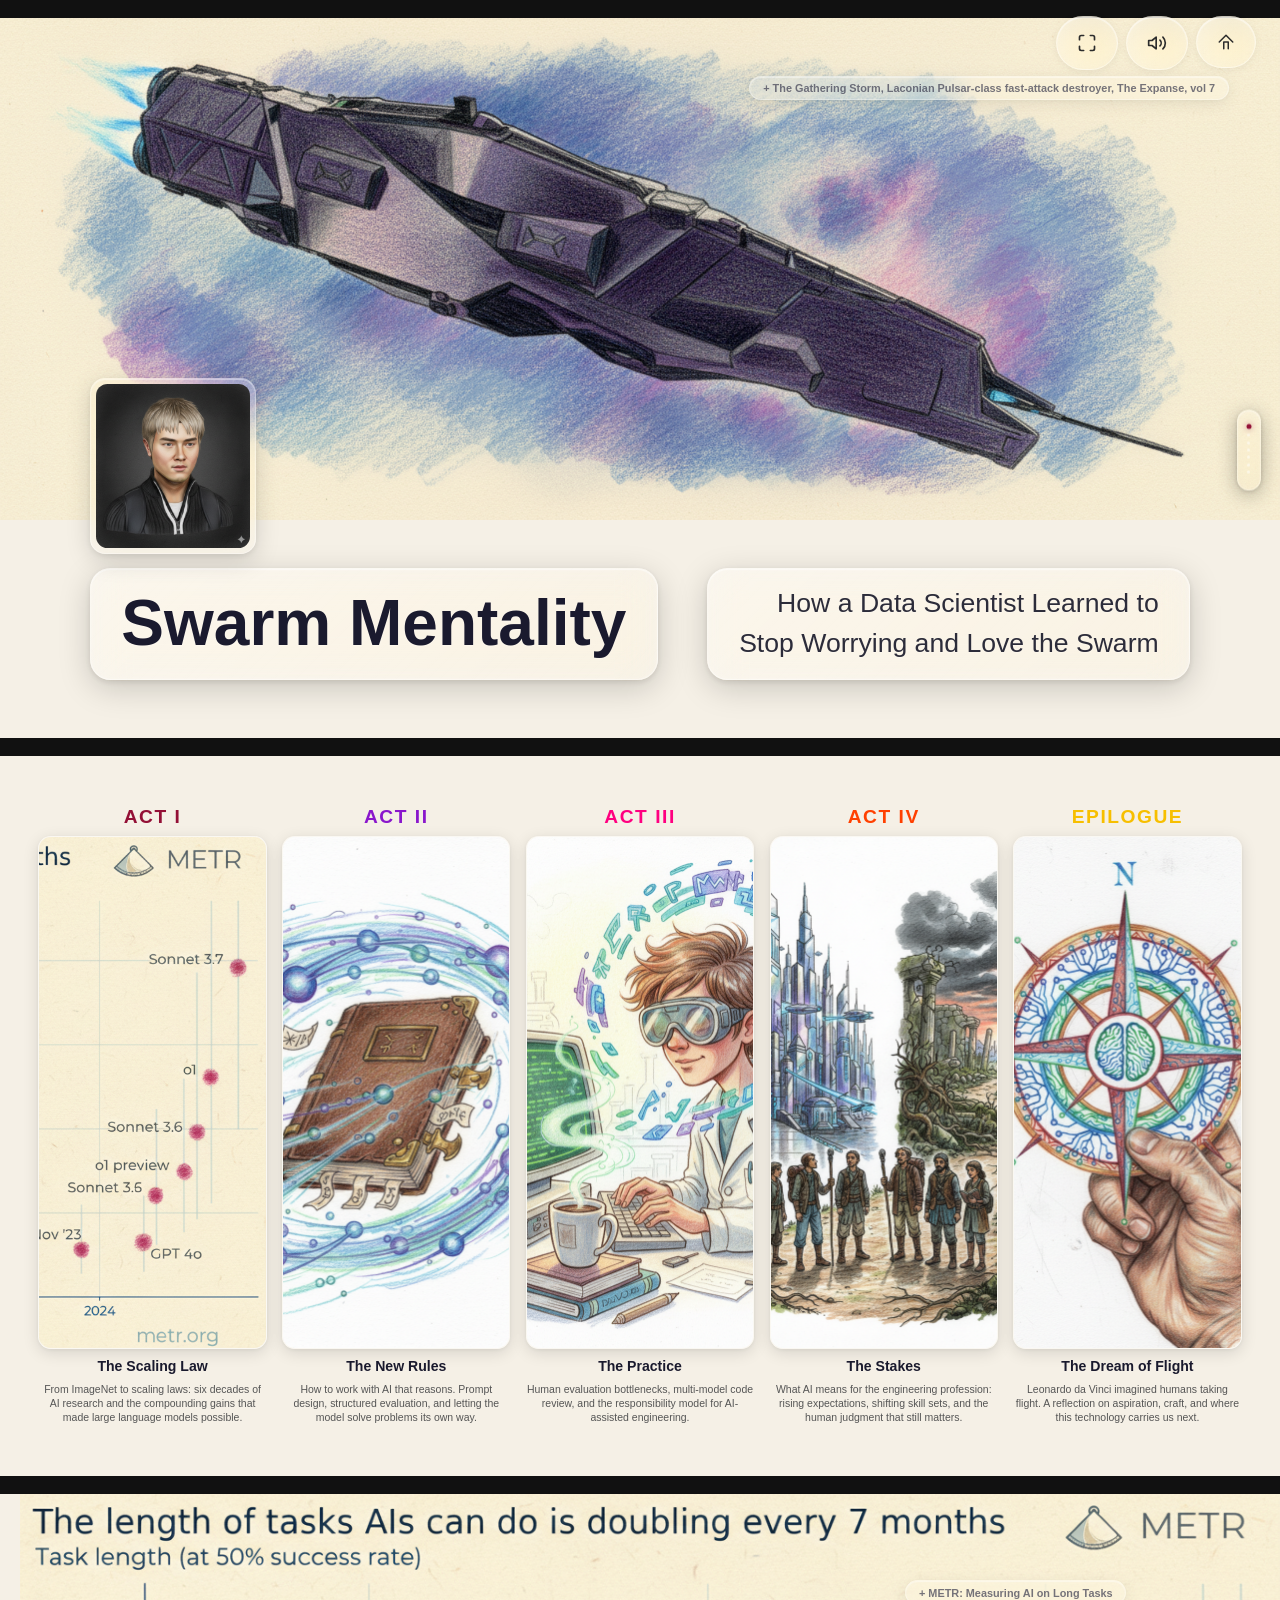
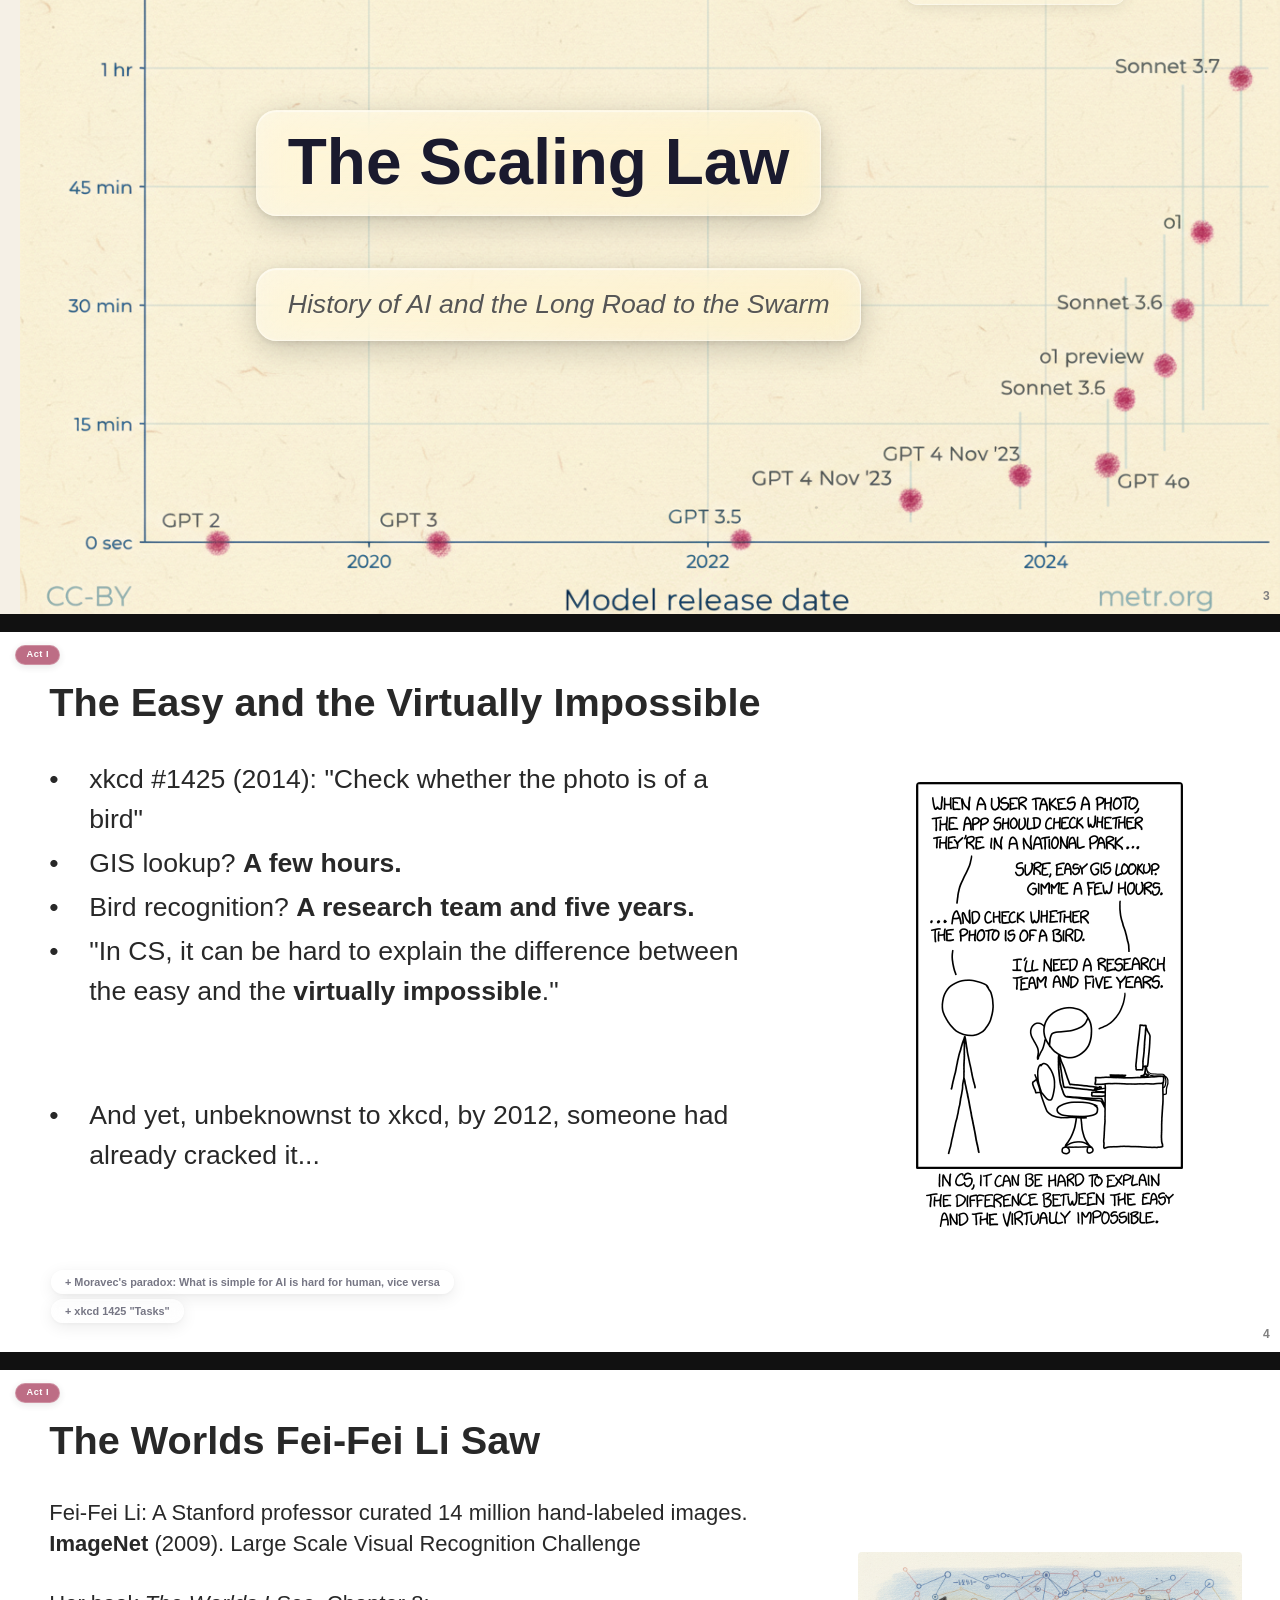
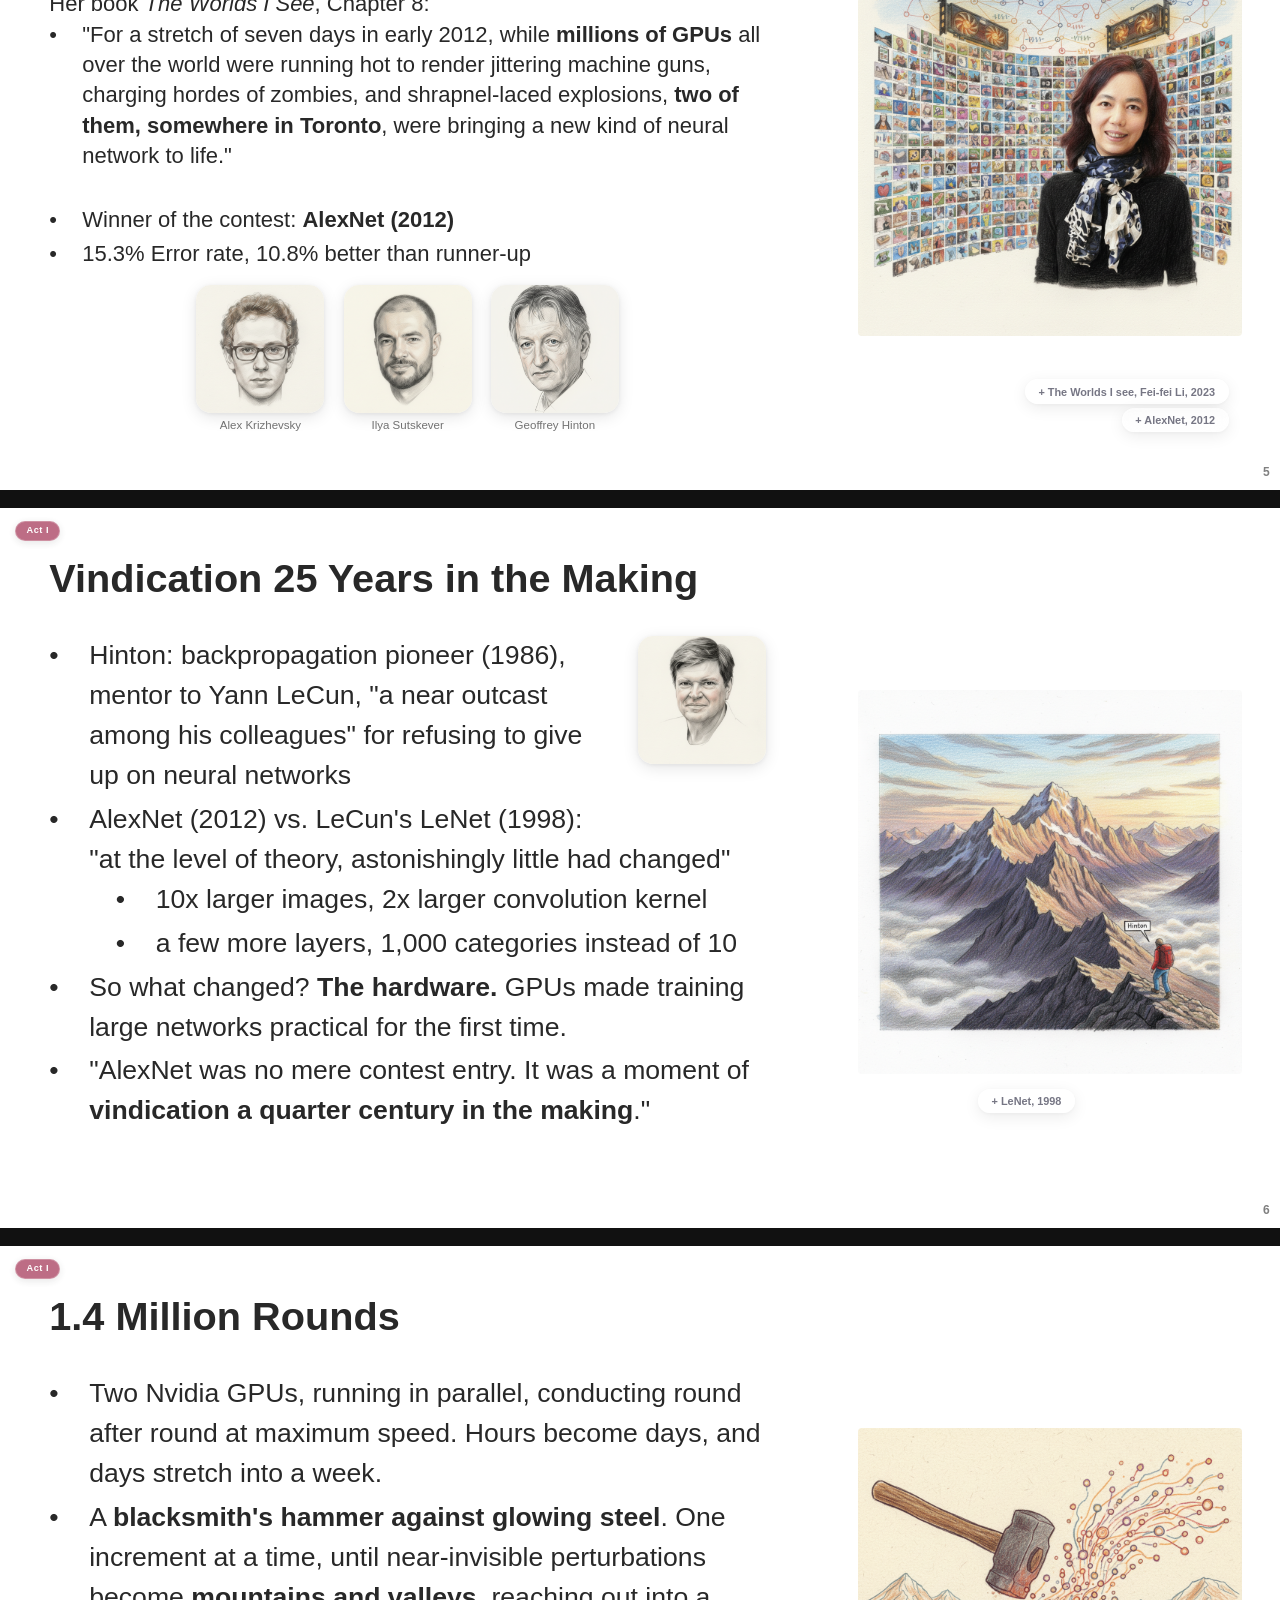
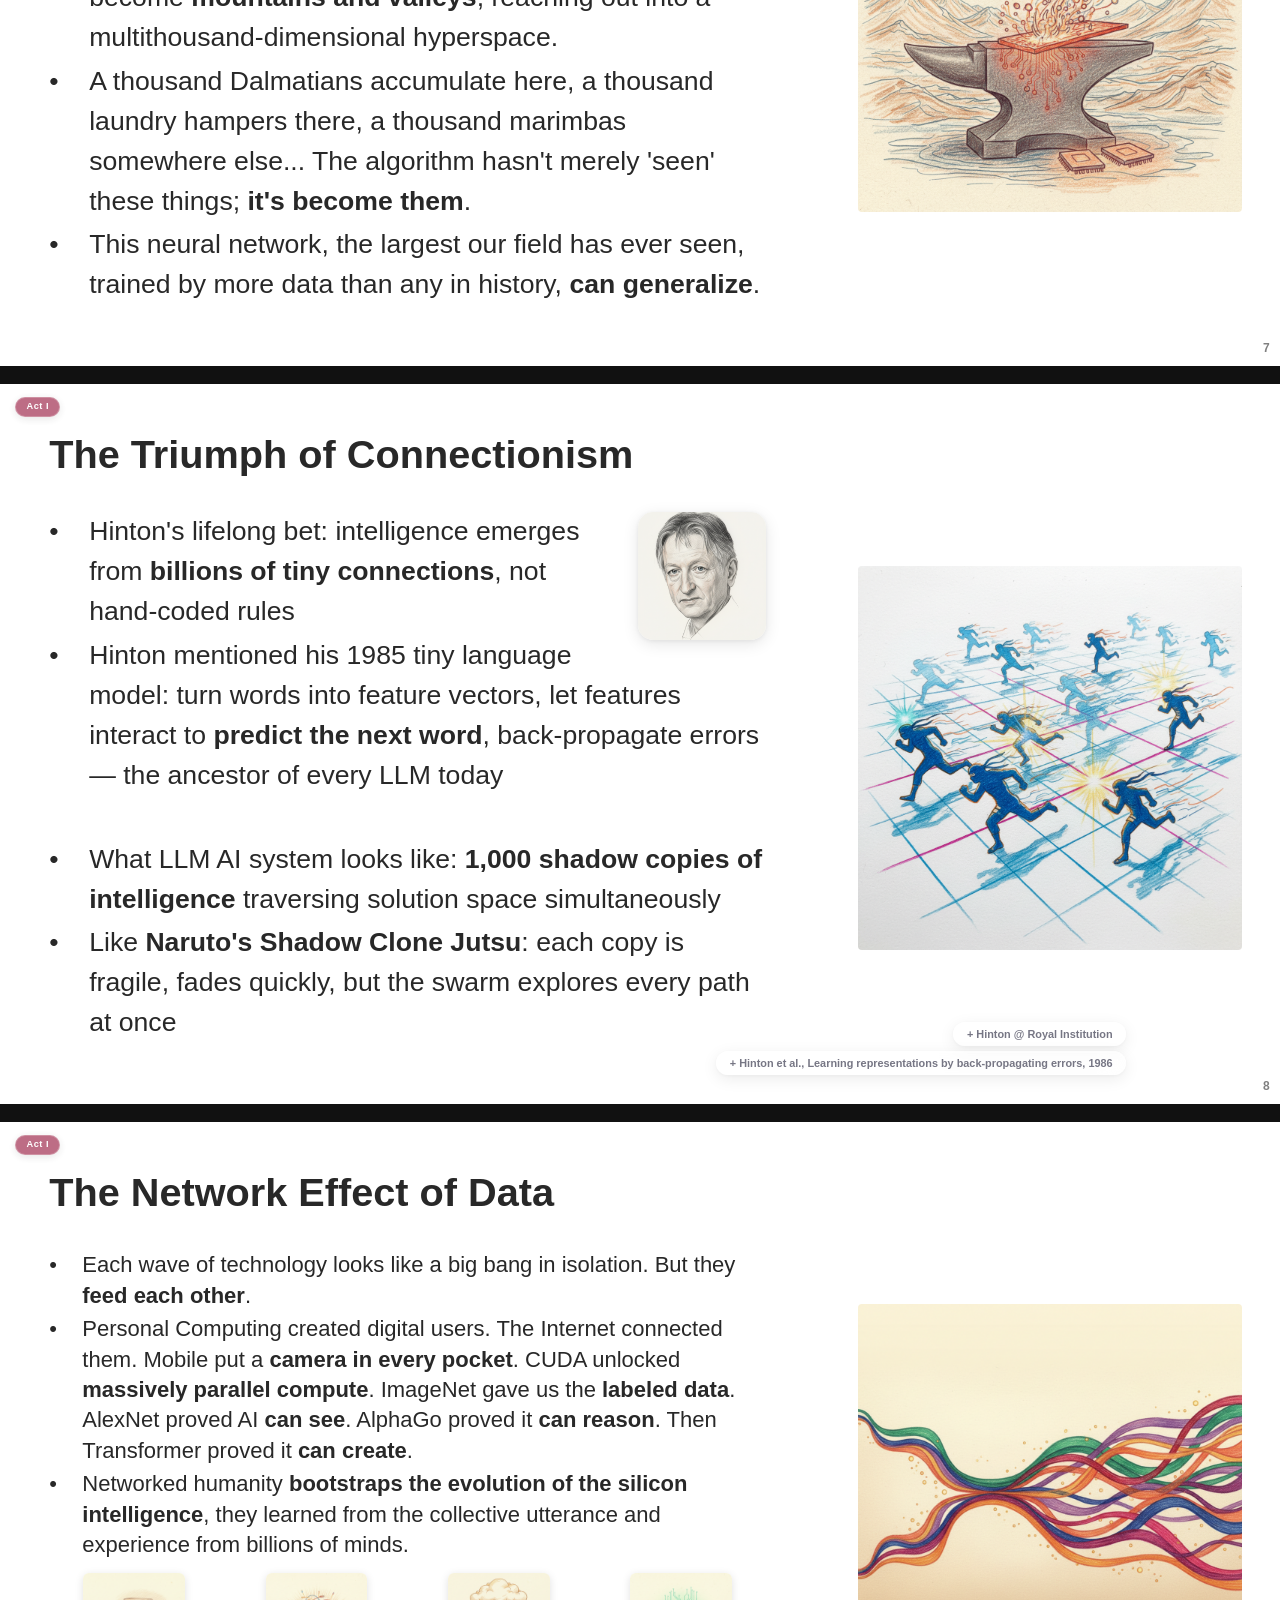
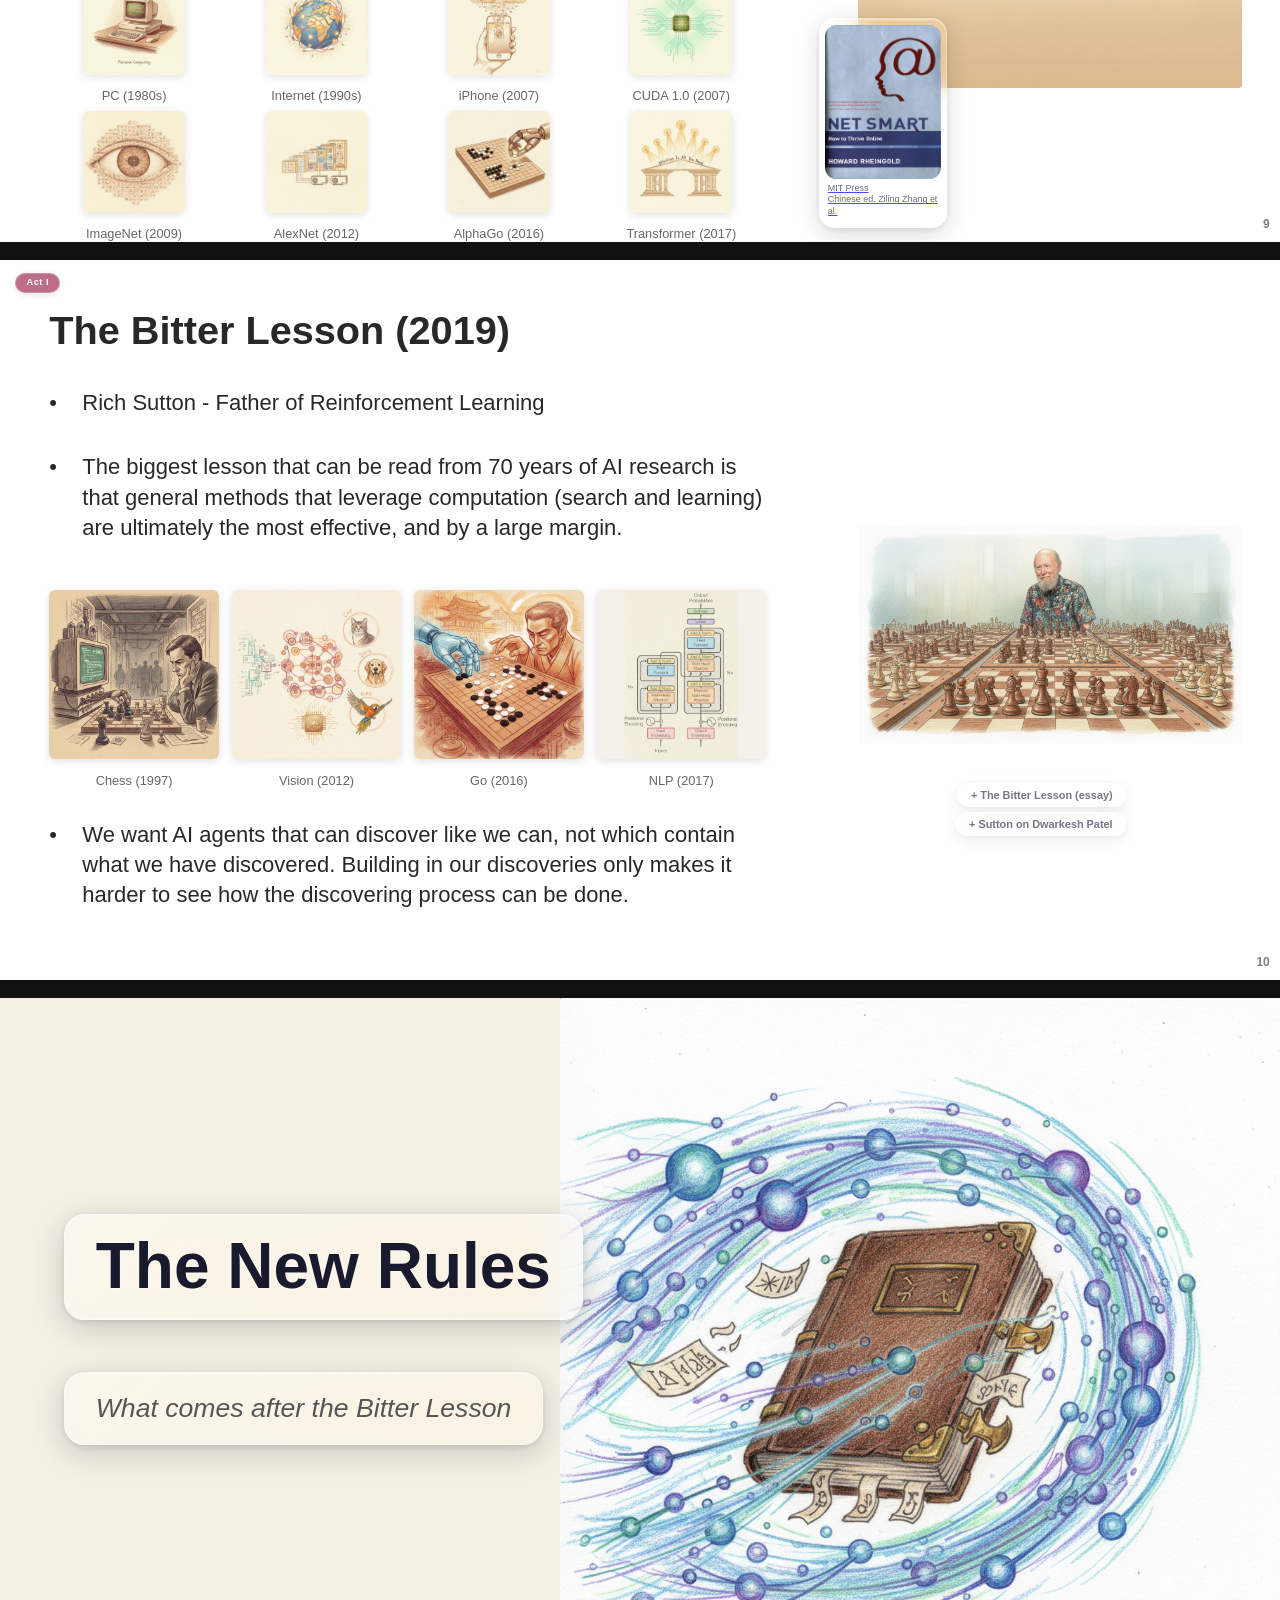
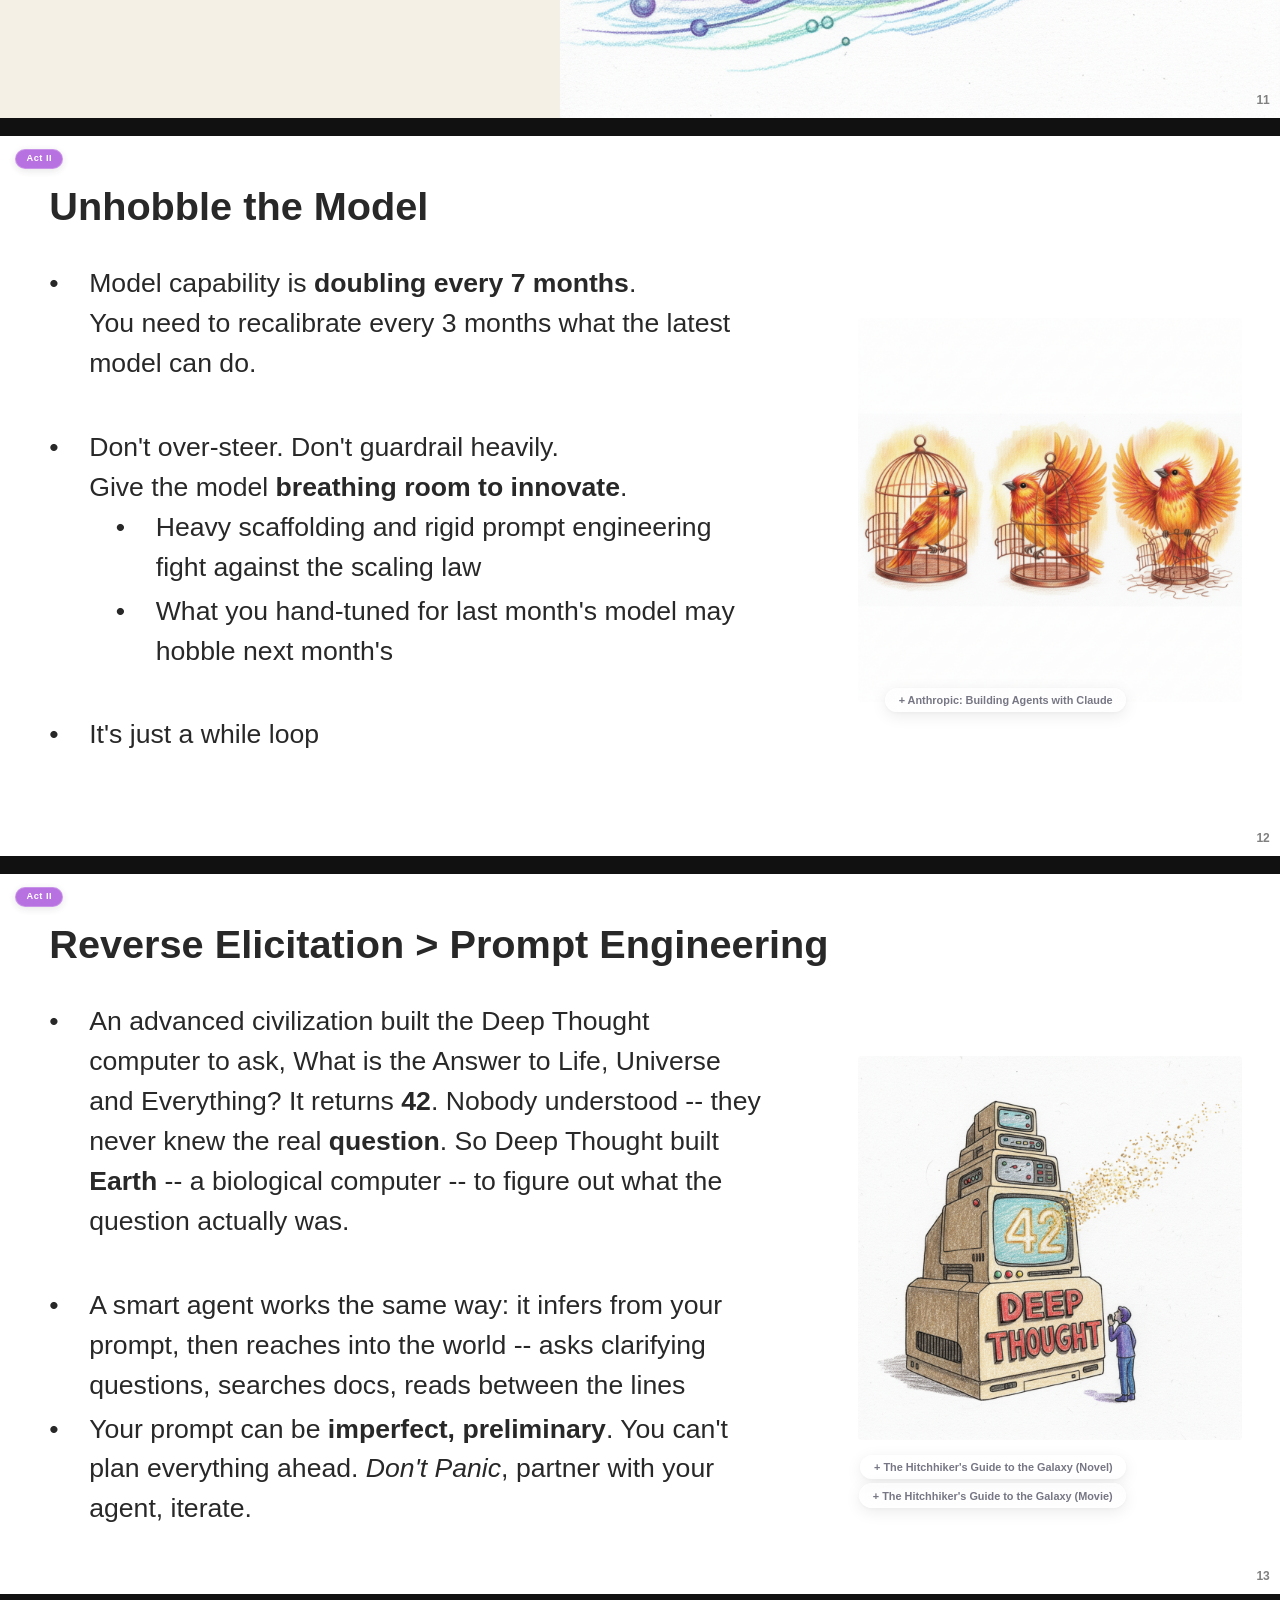
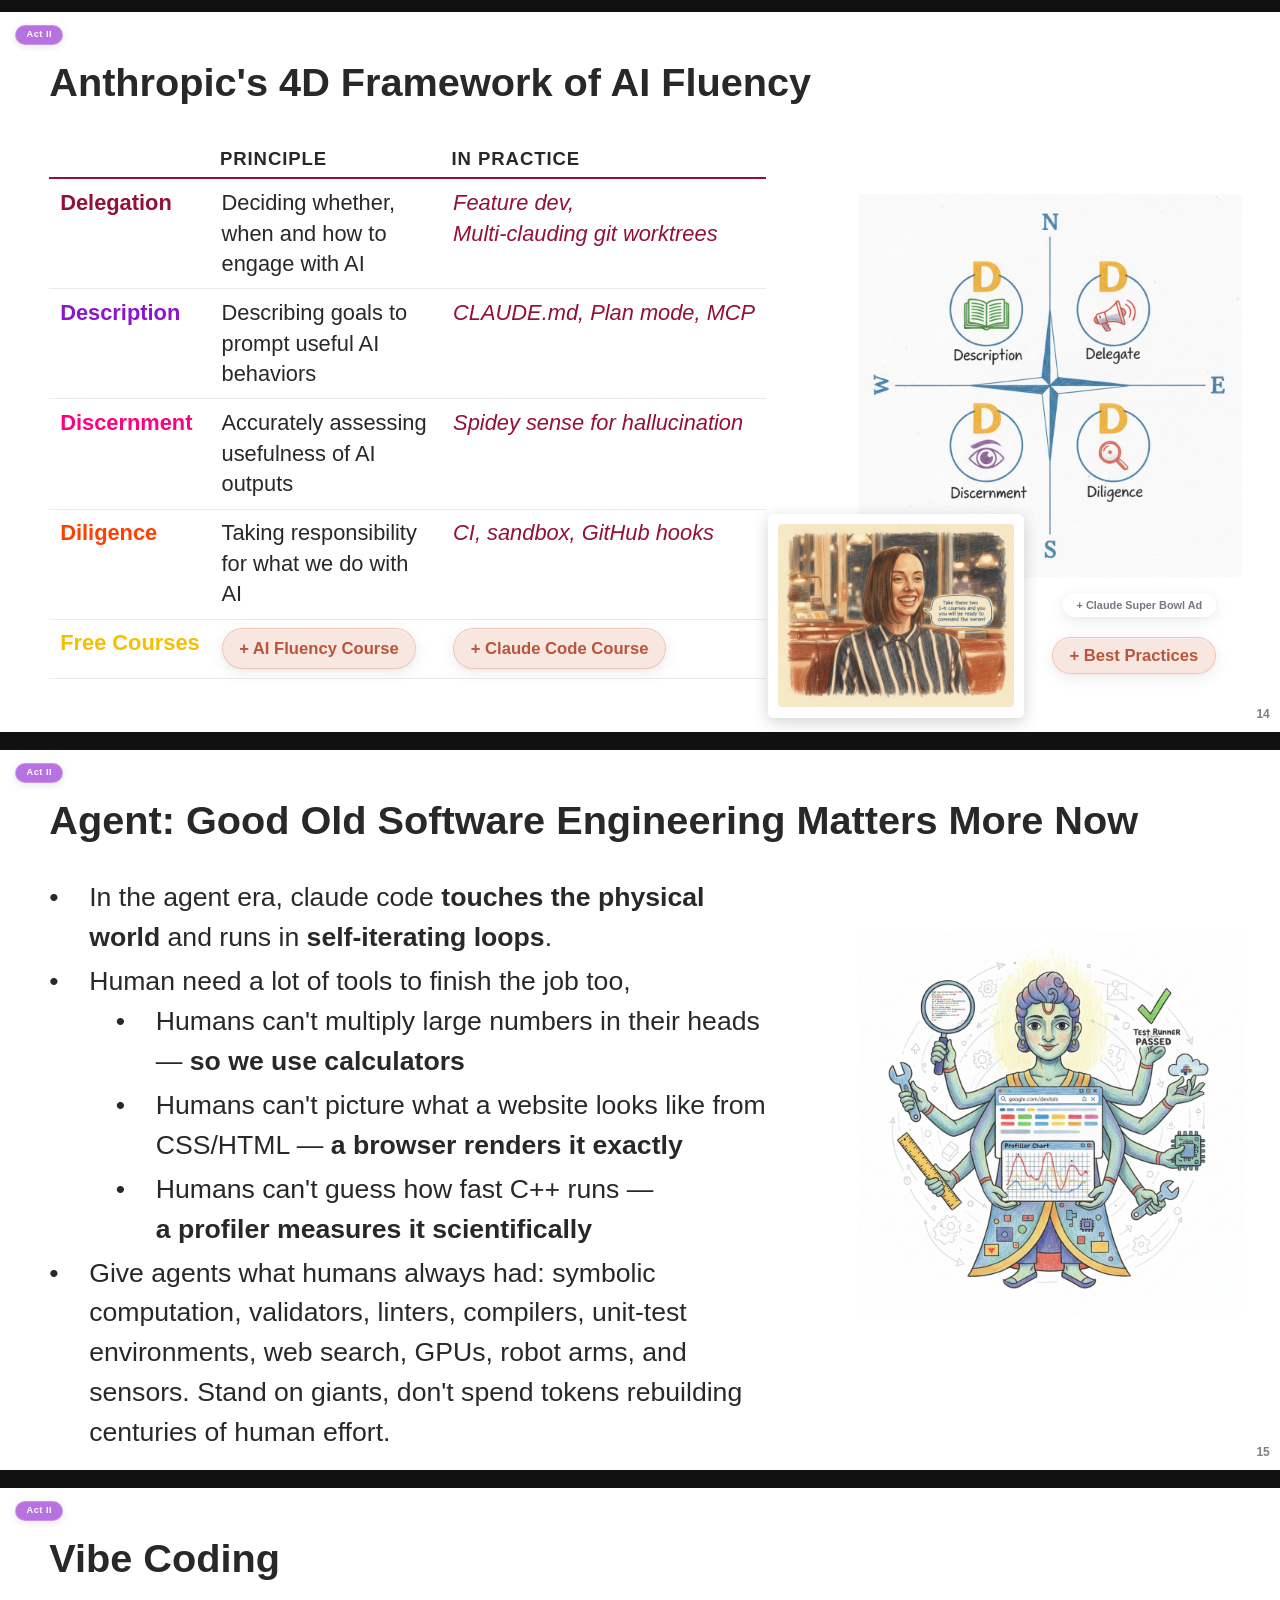
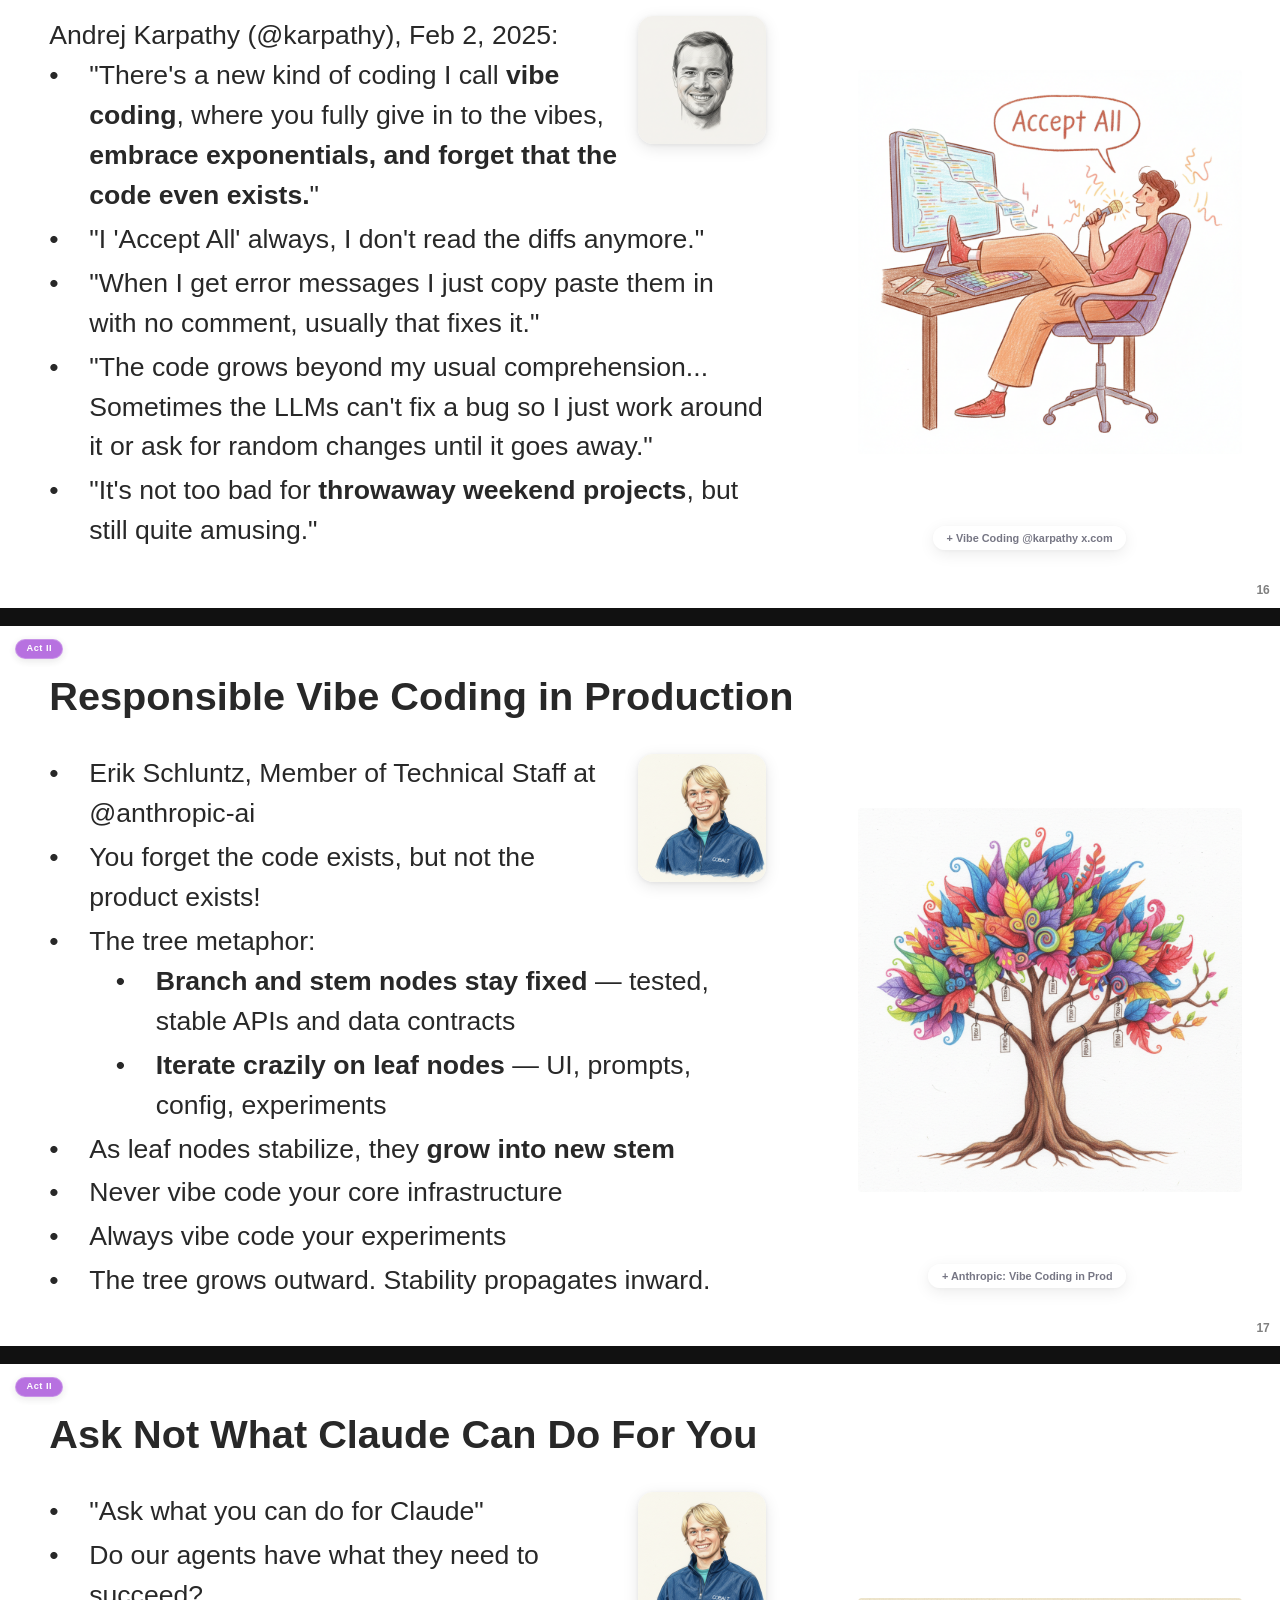
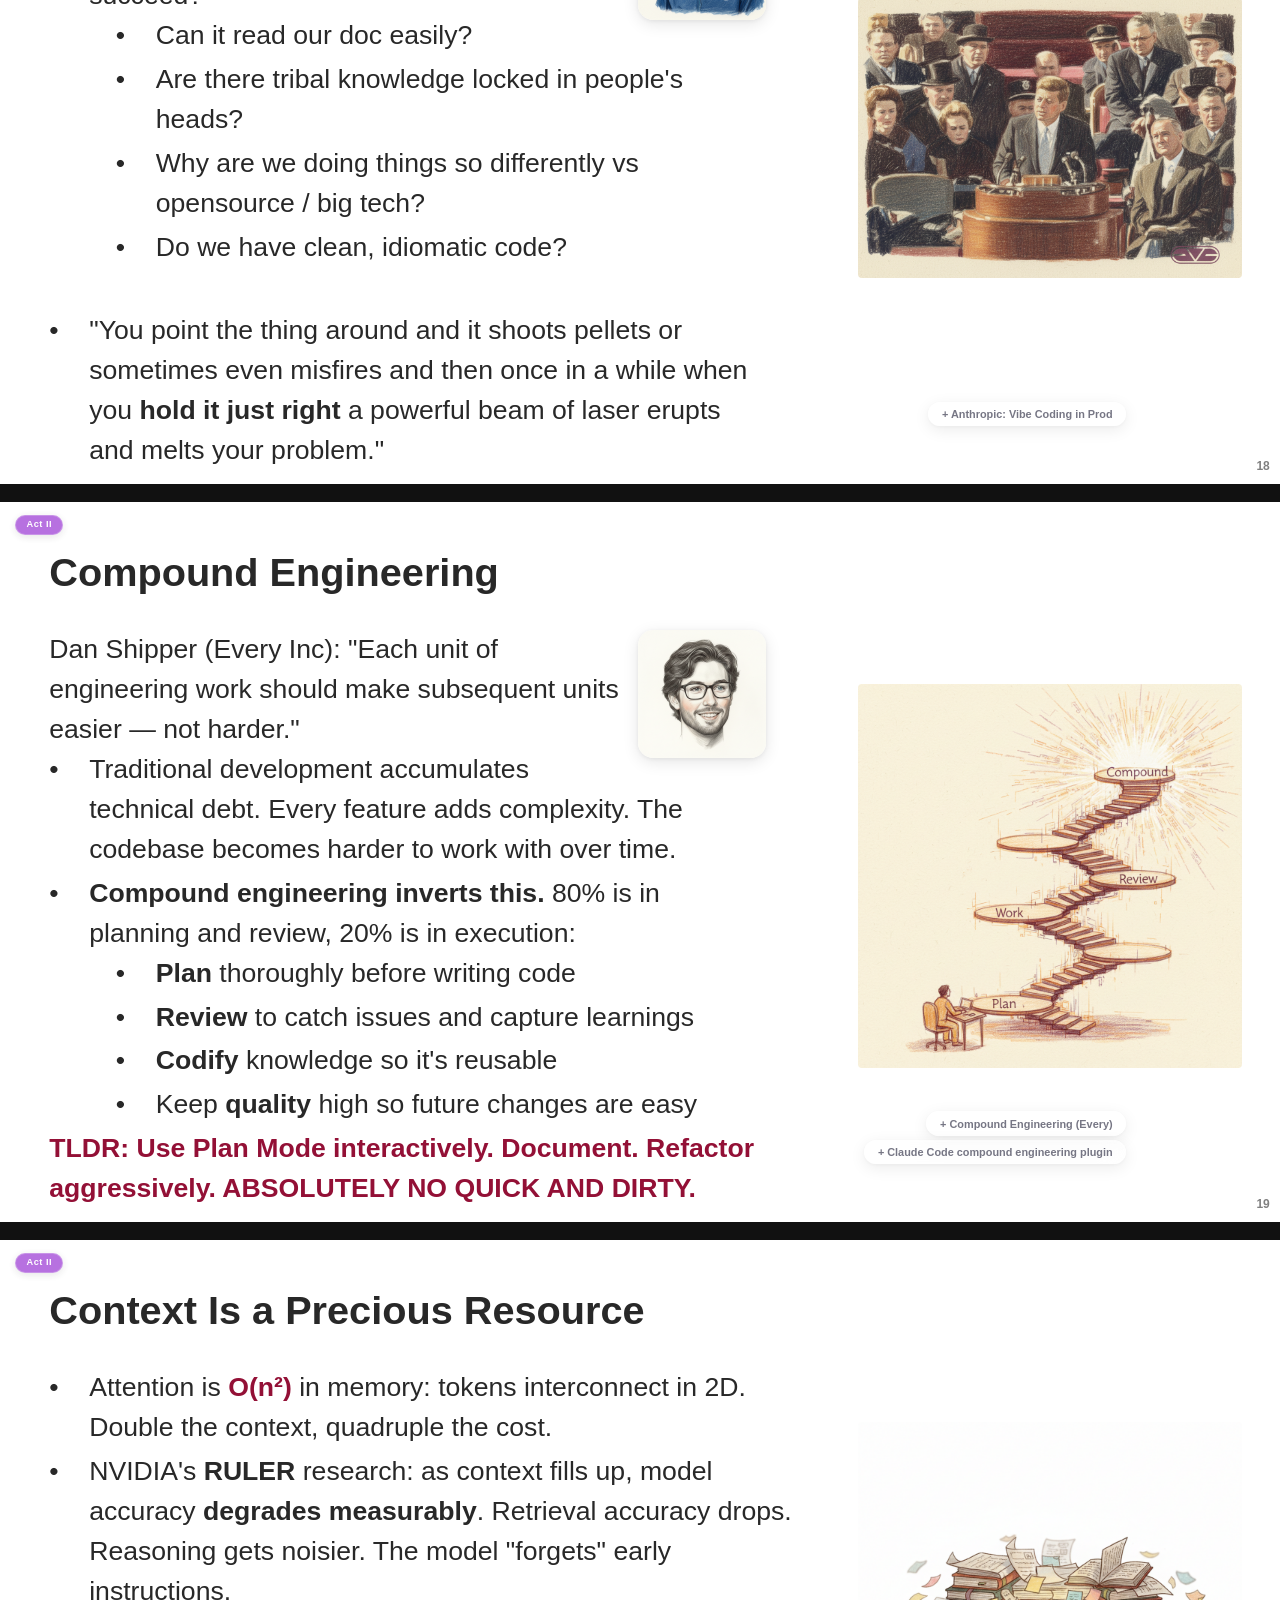
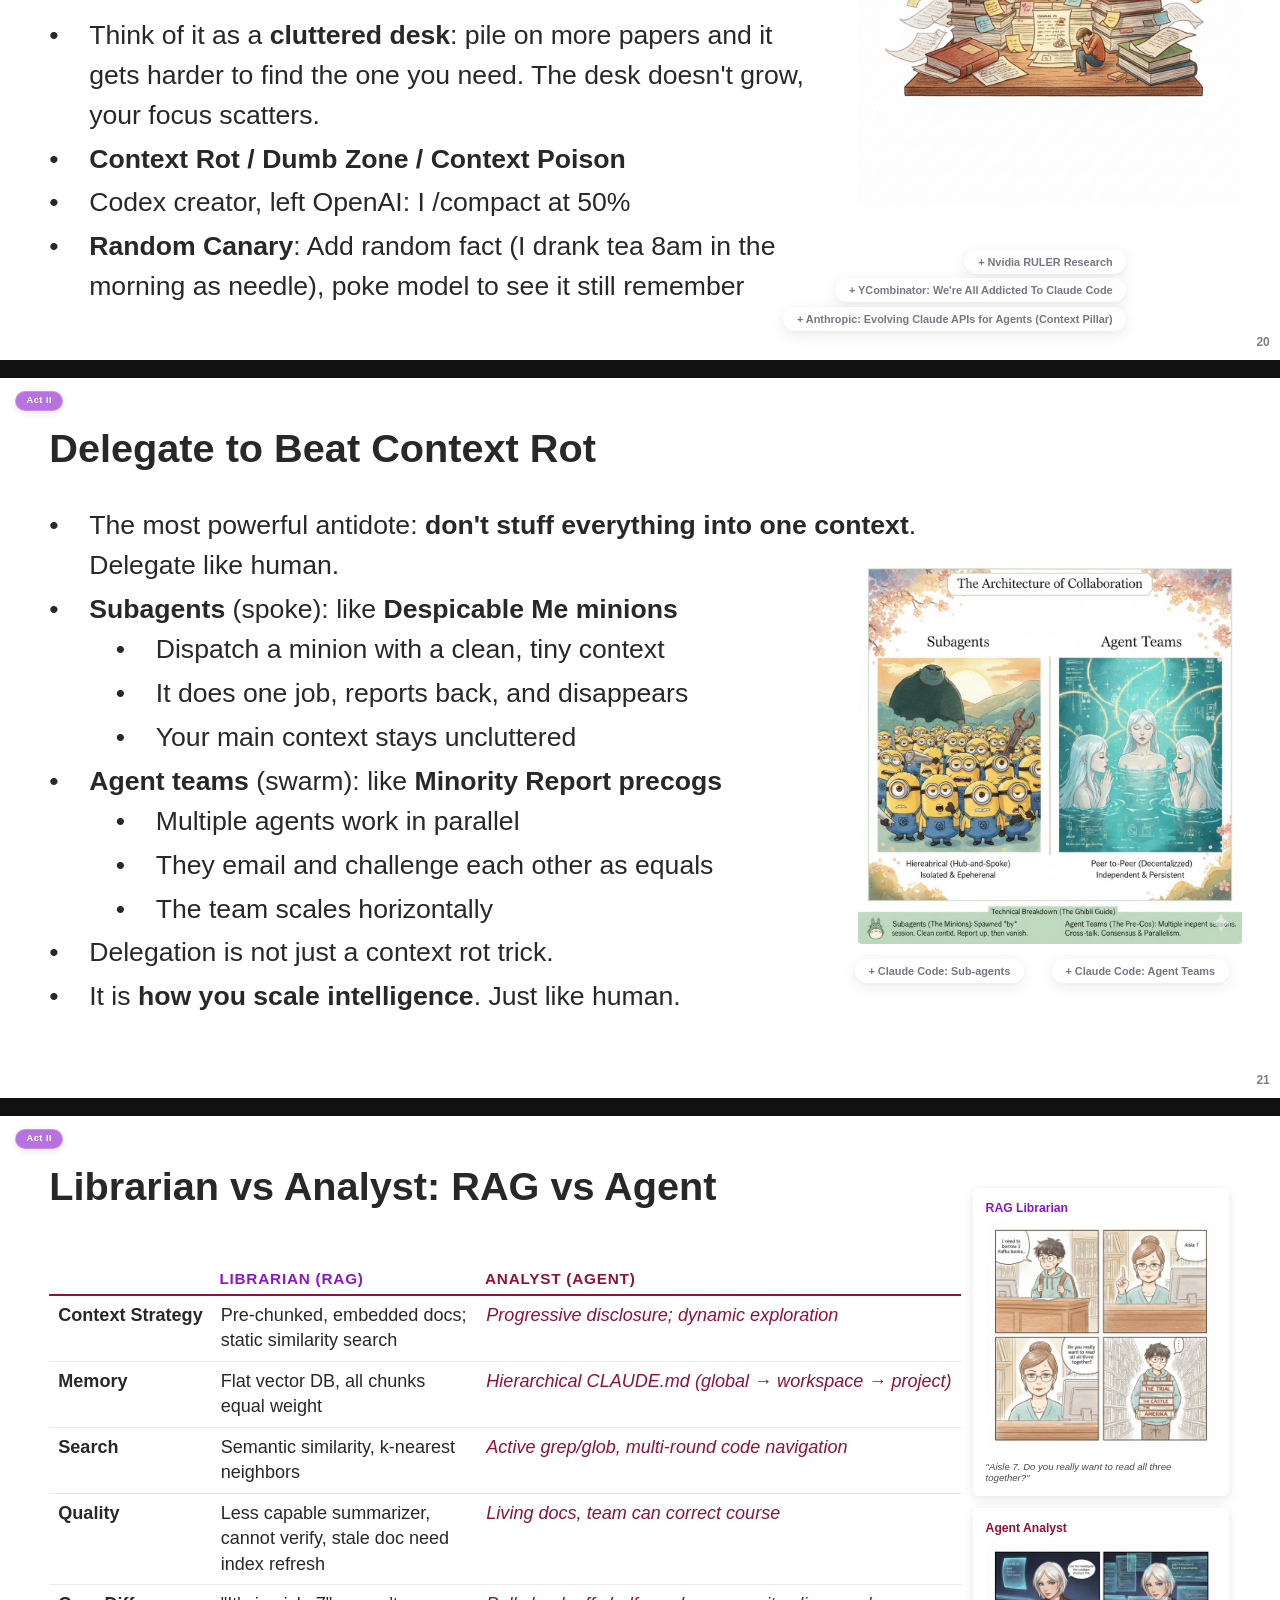
<file: blog/swarm-mentality/index.html>
<!DOCTYPE html>
<html lang="en">

<head>
  <meta charset="UTF-8">
  <meta name="viewport" content="width=device-width, initial-scale=1.0">
  <title>Swarm Mentality</title>
  <link rel="stylesheet" href="liquid-glass-slides.css?v=6">
  <link rel="stylesheet" href="../read-aloud.css?v=3">
  <!-- <link rel="stylesheet" href="../avatar/blendshape-debug.css?v=4"> -->
  <link rel="stylesheet" href="narrator.css?v=1">
</head>

<body data-default-voice="af_heart">

  <!-- ═══════════════════════════════════════════════════════════════
       ACT I : THE LONG ROAD — History of AI
       ═══════════════════════════════════════════════════════════════ -->

  <!-- Title — Sketching Desk -->
  <section class="slide slide--desk" data-no-num>
    <div class="desk-sketch"><img src="images/slide-01-gathering-storm-sketch.png"
        alt="The Gathering Storm — color pencil sketch"></div>
    <div class="slide-portrait" style="top:50%; left:7%; width:13%;"><img src="images/ziling_color_pencil.png"
        alt="Ziling Zhang — color pencil portrait"></div>
    <div
      style="position:absolute; bottom:8%; left:7%; right:7%; display:flex; justify-content:space-between; align-items:stretch; gap:2cqi; z-index:3;">
      <div class="glass-panel glass-panel--title"
        style="position:relative; bottom:auto; left:auto; display:flex; align-items:center;">Swarm Mentality</div>
      <div class="glass-panel glass-panel--subtitle"
        style="position:relative; bottom:auto; right:auto; display:flex; align-items:center;">How a Data Scientist
        Learned to<br>Stop Worrying and Love the Swarm</div>
    </div>
    <a class="glass-link" style="top:8%; right:4%;" href="https://expanse.fandom.com/wiki/Gathering_Storm"
      target="_blank">+ The Gathering Storm, Laconian Pulsar-class fast-attack destroyer, The Expanse, vol 7</a>
  </section>

  <!-- TLDR Overview — The Journey at a Glance -->
  <section id="overview" class="slide slide--desk" data-no-num>
    <div class="tldr-strip">

      <a class="tldr-panel" href="#act-i">
        <div class="tldr-panel__label accent-crimson">Act I</div>
        <div class="tldr-panel__thumb"><img src="images/slide-02-scaling-law-sketch.png" alt="The Scaling Law" style="object-position:right center;"></div>
        <div class="tldr-panel__title">The Scaling Law</div>
        <div class="tldr-panel__desc">From ImageNet to scaling laws: six decades of AI research and the compounding gains that made large language models possible.</div>
      </a>

      <a class="tldr-panel" href="#act-ii">
        <div class="tldr-panel__label accent-purple">Act II</div>
        <div class="tldr-panel__thumb"><img src="images/slide-06-paradigm-shift.png" alt="New Rules"></div>
        <div class="tldr-panel__title">The New Rules</div>
        <div class="tldr-panel__desc">How to work with AI that reasons. Prompt design, structured evaluation, and letting the model solve problems its own way.</div>
      </a>

      <a class="tldr-panel" href="#act-iii">
        <div class="tldr-panel__label accent-pink">Act III</div>
        <div class="tldr-panel__thumb"><img src="images/slide-12-scientist-terminal.png" alt="The Practice"></div>
        <div class="tldr-panel__title">The Practice</div>
        <div class="tldr-panel__desc">Human evaluation bottlenecks, multi-model code review, and the responsibility model for AI-assisted engineering.</div>
      </a>

      <a class="tldr-panel" href="#act-iv">
        <div class="tldr-panel__label accent-orange">Act IV</div>
        <div class="tldr-panel__thumb"><img src="images/slide-19-stakes-crossroads.png" alt="The Stakes"></div>
        <div class="tldr-panel__title">The Stakes</div>
        <div class="tldr-panel__desc">What AI means for the engineering profession: rising expectations, shifting skill sets, and the human judgment that still matters.</div>
      </a>

      <a class="tldr-panel" href="#act-v">
        <div class="tldr-panel__label accent-gold">Epilogue</div>
        <div class="tldr-panel__thumb"><img src="images/slide-24-compass-rose.png" alt="The Dream of Flight"></div>
        <div class="tldr-panel__title">The Dream of Flight</div>
        <div class="tldr-panel__desc">Leonardo da Vinci imagined humans taking flight. A reflection on aspiration, craft, and where this technology carries us next.</div>
      </a>

    </div>
  </section>

  <!-- Section Divider — The Scaling Law -->
  <section id="act-i" class="slide slide--desk">
    <div class="desk-sketch"><img src="images/slide-02-scaling-law-sketch.png"
        alt="Scaling law log-log plot — color pencil sketch"></div>
    <div class="glass-panel glass-panel--divider-title" style="left:20%;">The Scaling Law</div>
    <div class="glass-panel glass-panel--divider-body" style="left:20%;">History of AI and the Long Road to the Swarm
    </div>
    <a class="glass-link" style="top:12%; right:12%;"
      href="https://metr.org/blog/2025-03-19-measuring-ai-ability-to-complete-long-tasks/" target="_blank">+ METR:
      Measuring AI on Long Tasks</a>
  </section>

  <!-- xkcd Tasks — The Easy and the Virtually Impossible -->
  <section class="slide" data-act="Act I" data-img="images/tasks.png"
    data-alt="xkcd: GIS lookup is easy, recognizing a bird needs a research team and five years">
    <div class="content-title">The Easy and the Virtually Impossible</div>
    <div class="content-body content-body--with-illust">
      <ul>
        <li>xkcd #1425 (2014): "Check whether the photo is of a bird"</li>
        <li>GIS lookup? <b>A few hours.</b></li>
        <li>Bird recognition? <b>A research team and five years.</b></li>
        <li>"In CS, it can be hard to explain the difference between the easy and the <b>virtually impossible</b>."</li>
        <br>
        <br>
        <li>And yet, unbeknownst to xkcd, by 2012, someone had already cracked it...</li>
      </ul>
    </div>
    <a class="glass-link" style="bottom:8%; left:4%;" href="https://en.wikipedia.org/wiki/Moravec%27s_paradox"
      target="_blank">+ Moravec's paradox: What is simple for AI is hard for human, vice versa</a>
    <a class="glass-link" style="bottom:4%; left:4%;" href="https://xkcd.com/1425/" target="_blank">+ xkcd 1425
      "Tasks"</a>
  </section>

  <!-- The Worlds Fei-Fei Li Saw -->
  <section class="slide" data-act="Act I" data-img="images/slide-03-fei-fei-li.png" data-alt="Fei-Fei Li with photographs and GPUs">
    <div class="content-title">The Worlds Fei-Fei Li Saw</div>
    <div class="content-body content-body--with-illust content-body--dense">
      <ul>
        <p>Fei-Fei Li: A Stanford professor curated 14 million hand-labeled images. <br><b>ImageNet</b> (2009). Large
          Scale
          Visual Recognition Challenge</p>
        <br>
        <p>Her book <i>The Worlds I See</i>, Chapter 8:</p>
        <li>"For a stretch of seven days in early 2012, while <b>millions of GPUs</b> all over the world were running
          hot to render jittering machine guns, charging hordes of zombies, and shrapnel-laced explosions, <b>two of
            them, somewhere in Toronto</b>, were bringing a new kind of neural network to life."</li>
        <br>
        <li>Winner of the contest: <b>AlexNet (2012)</b></li>
        <li>15.3% Error rate, 10.8% better than runner-up</li>
      </ul>
      <div class="portrait-row">
        <figure class="portrait-row__item">
          <img src="images/alex_color_pencil.png" alt="Alex Krizhevsky — color pencil portrait">
          <figcaption class="portrait-row__label">Alex Krizhevsky</figcaption>
        </figure>
        <figure class="portrait-row__item">
          <img src="images/ilya_color_pencil.png" alt="Ilya Sutskever — color pencil portrait">
          <figcaption class="portrait-row__label">Ilya Sutskever</figcaption>
        </figure>
        <figure class="portrait-row__item">
          <img src="images/hinton_color_pencil.png" alt="Geoffrey Hinton — color pencil portrait">
          <figcaption class="portrait-row__label">Geoffrey Hinton</figcaption>
        </figure>
      </div>
    </div>
    <a class="glass-link" style="bottom:12%; right:4%;"
      href="https://www.amazon.com/Worlds-See-Curiosity-Exploration-Discovery/dp/B0BSP29SQ4/" target="_blank">+ The
      Worlds I see, Fei-fei Li, 2023</a>
    <a class="glass-link" style="bottom:8%; right:4%;" href="https://en.wikipedia.org/wiki/AlexNet" target="_blank">+
      AlexNet, 2012</a>
  </section>

  <!-- Vindication 25 Years in the Making -->
  <section class="slide" data-act="Act I" data-img="images/slide-04-hinton-mountains.png" data-alt="Hinton traversing mountain range">
    <div class="content-title">Vindication 25 Years in the Making</div>
    <div class="content-body content-body--with-illust">
      <div class="float-right--portrait">
        <img src="images/lecun_color_pencil.png" alt="Yann LeCun — color pencil portrait">
      </div>
      <ul>
        <li>Hinton: backpropagation pioneer (1986), mentor to Yann LeCun, "a near outcast among his colleagues" for
          refusing to give up on neural networks</li>
        <li>AlexNet (2012) vs. LeCun's LeNet (1998): <br> "at the level of theory, astonishingly little had changed"
          <ul>
            <li>10x larger images, 2x larger convolution kernel</li>
            <li>a few more layers, 1,000 categories instead of 10</li>
          </ul>
        </li>
        <li>So what changed? <b>The hardware.</b> GPUs made training large networks practical for the first time.</li>
        <li>"AlexNet was no mere contest entry. It was a moment of <b>vindication a quarter century in the making</b>."
        </li>
      </ul>
    </div>
    <a class="glass-link" style="bottom:16%; right:16%;" href="https://en.wikipedia.org/wiki/LeNet" target="_blank">+
      LeNet, 1998</a>
  </section>

  <!-- A Blacksmith's Hammer Against Glowing Steel -->
  <section class="slide" data-act="Act I" data-img="images/slide-04b-alexnet-training.png"
    data-alt="Blacksmith hammer forging neural landscape">
    <div class="content-title">1.4 Million Rounds</div>
    <div class="content-body content-body--with-illust">
      <ul>
        <li>Two Nvidia GPUs, running in parallel, conducting round after round at maximum speed. Hours become days, and
          days stretch into a week.</li>
        <li>A <b>blacksmith's hammer against glowing steel</b>. One increment at a time, until near-invisible
          perturbations become <b>mountains and valleys</b>, reaching out into a multithousand-dimensional hyperspace.
        </li>
        <li>A thousand Dalmatians accumulate here, a thousand laundry hampers there, a thousand marimbas somewhere
          else... The algorithm hasn't merely 'seen' these things; <b>it's become them</b>.</li>
        <li>This neural network, the largest our field has ever seen, trained by more data than any in history, <b>can
            generalize</b>.</li>
      </ul>
    </div>
  </section>

  <!-- The Triumph of Connectionism -->
  <section class="slide" data-act="Act I" data-img="images/slide-05-shadow-clones.png" data-alt="Shadow clones in solution space">
    <div class="content-title">The Triumph of Connectionism</div>
    <div class="content-body content-body--with-illust">
      <div class="float-right--portrait">
        <img src="images/hinton_color_pencil.png" alt="Geoffrey Hinton — color pencil portrait">
      </div>
      <ul>
        <li>Hinton's lifelong bet: intelligence emerges from <b>billions of tiny connections</b>, not hand-coded rules
        </li>
        <li>Hinton mentioned his 1985 tiny language model: turn words into feature vectors, let features interact
          to <b>predict the next word</b>, back-propagate errors &mdash; the ancestor of every LLM today</li>
        <br>
        <li>What LLM AI system looks like: <b>1,000 shadow copies of intelligence</b> traversing solution space
          simultaneously</li>
        <li>Like <b>Naruto's Shadow Clone Jutsu</b>: each copy is fragile, fades quickly, but the swarm explores every
          path at once</li>
      </ul>
    </div>
    <a class="glass-link" style="bottom:8%; right:12%;" href="https://www.youtube.com/watch?v=IkdziSLYzHw"
      target="_blank">+ Hinton @ Royal Institution</a>
    <a class="glass-link" style="bottom:4%; right:12%;"
      href="https://www.iro.umontreal.ca/~vincentp/ift3395/lectures/backprop_old.pdf" target="_blank">+ Hinton et al.,
      Learning representations by back-propagating errors, 1986</a>
  </section>

  <!-- The Network Effect of Data -->
  <section class="slide" data-act="Act I" data-img="images/slide-06b-network-effect.png"
    data-alt="Interconnected waves of technology forming a network">
    <div class="content-title">The Network Effect of Data</div>
    <div class="content-body content-body--with-illust content-body--dense">
      <ul>
        <li>Each wave of technology looks like a big bang in isolation. But they <b>feed each other</b>.</li>
        <li>Personal Computing created digital users. The Internet connected them. Mobile put a <b>camera in every
            pocket</b>. CUDA unlocked <b>massively parallel compute</b>. ImageNet gave us the <b>labeled data</b>.
          AlexNet proved AI <b>can see</b>. AlphaGo proved it <b>can reason</b>. Then Transformer proved it <b>can
            create</b>.</li>
        <li>Networked humanity<b> bootstraps the evolution of the silicon intelligence</b>, they learned from the
          collective utterance and experience from billions of minds.</li>
      </ul>
      <div class="icon-grid icon-grid--primary">
        <figure class="icon-grid__item">
          <img class="icon-grid__img" src="images/network-pc.png" alt="Personal Computing 1980s">
          <figcaption class="icon-grid__label">PC (1980s)</figcaption>
        </figure>
        <figure class="icon-grid__item">
          <img class="icon-grid__img" src="images/network-internet.png" alt="Internet 1990s">
          <figcaption class="icon-grid__label">Internet (1990s)</figcaption>
        </figure>
        <figure class="icon-grid__item">
          <img class="icon-grid__img" src="images/network-iphone.png" alt="iPhone Camera 2007">
          <figcaption class="icon-grid__label">iPhone (2007)</figcaption>
        </figure>
        <figure class="icon-grid__item">
          <img class="icon-grid__img" src="images/network-cuda.png" alt="CUDA 1.0 GPU Computing 2007">
          <figcaption class="icon-grid__label">CUDA 1.0 (2007)</figcaption>
        </figure>
      </div>
      <div class="icon-grid icon-grid--secondary">
        <figure class="icon-grid__item">
          <img class="icon-grid__img" src="images/network-imagenet.png" alt="ImageNet 2009">
          <figcaption class="icon-grid__label">ImageNet (2009)</figcaption>
        </figure>
        <figure class="icon-grid__item">
          <img class="icon-grid__img" src="images/network-alexnet.png" alt="AlexNet Deep Learning 2012">
          <figcaption class="icon-grid__label">AlexNet (2012)</figcaption>
        </figure>
        <figure class="icon-grid__item">
          <img class="icon-grid__img" src="images/network-alphago.png" alt="AlphaGo 2016">
          <figcaption class="icon-grid__label">AlphaGo (2016)</figcaption>
        </figure>
        <figure class="icon-grid__item">
          <img class="icon-grid__img" src="images/network-transformer.png" alt="Attention Is All You Need 2017">
          <figcaption class="icon-grid__label">Transformer (2017)</figcaption>
        </figure>
      </div>
    </div>
    <!-- Net Smart — Howard Rheingold, Chinese ed. Ziling Zhang et al. -->
    <a class="slide-portrait" style="bottom:2%; right:26%; top:auto; left:auto; width:10%;"
      href="https://mitpress.mit.edu/9780262300728/net-smart/" target="_blank">
      <img src="images/net-smart-cover-original.jpg"
        alt="Net Smart: How to Thrive Online — Howard Rheingold (MIT Press, 2012)">
      <div
        style="padding:0.3cqi 0.2cqi; text-align:left; font-size:clamp(0.3rem,0.7cqi,11px); line-height:1.3; color:#2c2c3a;">
        <div style="opacity:0.7;">MIT Press<br>Chinese ed. Ziling Zhang et al.</div>
      </div>
    </a>
  </section>

  <!-- The Bitter Lesson -->
  <section class="slide" data-act="Act I" data-img="images/slide-07-bitter-lesson.png" data-alt="Chess board brute compute">
    <div class="content-title">The Bitter Lesson (2019)</div>
    <div class="content-body content-body--with-illust content-body--dense">
      <ul>
        <li>Rich Sutton - Father of Reinforcement Learning</li>
        <br>
        <li>The biggest lesson that can be read from 70 years of AI research is that general methods that leverage
          computation (search and learning) are ultimately the most effective, and by a large margin.</li>
        <br>
        <div class="icon-grid icon-grid--primary">
          <figure class="icon-grid__item icon-grid__item--equal">
            <img class="icon-grid__img icon-grid__img--full" src="images/bitter-chess-1997.png" alt="Chess — Deep Blue vs Kasparov 1997">
            <figcaption class="icon-grid__label">Chess (1997)</figcaption>
          </figure>
          <figure class="icon-grid__item icon-grid__item--equal">
            <img class="icon-grid__img icon-grid__img--full" src="images/bitter-cv-2012.png" alt="Computer Vision — AlexNet 2012">
            <figcaption class="icon-grid__label">Vision (2012)</figcaption>
          </figure>
          <figure class="icon-grid__item icon-grid__item--equal">
            <img class="icon-grid__img icon-grid__img--full" src="images/bitter-go-2016.png" alt="Game of Go — AlphaGo vs Lee Sedol 2016">
            <figcaption class="icon-grid__label">Go (2016)</figcaption>
          </figure>
          <figure class="icon-grid__item icon-grid__item--equal">
            <img class="icon-grid__img icon-grid__img--full" src="images/bitter-nlp-2017.png" alt="NLP — Transformer / Attention Is All You Need 2017">
            <figcaption class="icon-grid__label">NLP (2017)</figcaption>
          </figure>
        </div>
        <br>
        <li>We want AI agents that can discover like we can, not which contain what we have discovered. Building in our
          discoveries only makes it harder to see how the discovering process can be done.</li>
      </ul>
    </div>
    <a class="glass-link" style="bottom:24%; right:12%;"
      href="http://www.incompleteideas.net/IncIdeas/BitterLesson.html" target="_blank">+ The Bitter Lesson (essay)</a>
    <a class="glass-link" style="bottom:20%; right:12%;" href="https://www.youtube.com/watch?v=21EYKqUsPfg"
      target="_blank">+ Sutton on Dwarkesh Patel</a>
  </section>

  <!-- ═══════════════════════════════════════════════════════════════
       ACT II : The NEW RULES — The Paradigm Shift
       ═══════════════════════════════════════════════════════════════ -->

  <!-- Section Divider — The New Rules -->
  <section id="act-ii" class="slide slide--desk">
    <div class="desk-sketch"><img src="images/slide-06-paradigm-shift.png" alt="Rulebook swept by neural network wind">
    </div>
    <div class="glass-panel glass-panel--divider-title">The New Rules</div>
    <div class="glass-panel glass-panel--divider-body">What comes after the Bitter Lesson</div>
  </section>

  <!-- Unhobble the Model -->
  <section class="slide" data-act="Act II" data-img="images/slide-08-unhobble-model.png" data-alt="Bird outgrowing cage">
    <div class="content-title">Unhobble the Model</div>
    <div class="content-body content-body--with-illust">
      <ul>
        <li>Model capability is <b>doubling every 7 months</b>. <br>You need to recalibrate every 3 months what the
          latest
          model can do.</li>
        <br>
        <li>Don't over-steer. Don't guardrail heavily. <br>Give the model <b>breathing room to innovate</b>.
          <ul>
            <li>Heavy scaffolding and rigid prompt engineering fight against the scaling law</li>
            <li>What you hand-tuned for last month's model may hobble next month's</li>
          </ul>
        </li>
        <br>
        <li>It's just a while loop</li>
      </ul>
    </div>
    <a class="glass-link" style="bottom:20%; right:12%;" href="https://youtu.be/XuvKFsktX0Q?si=_4HEwBFV3IVrnsJl&t=305"
      target="_blank">+ Anthropic: Building Agents with Claude</a>
  </section>

  <!-- Reverse Elicitation > Prompt Engineering -->
  <section class="slide" data-act="Act II" data-img="images/slide-09-deep-thought.png" data-alt="Deep Thought computer with 42">
    <div class="content-title">Reverse Elicitation &gt; Prompt Engineering</div>
    <div class="content-body content-body--with-illust">
      <ul>
        <li>An advanced civilization built the Deep Thought computer to ask, What is the Answer to Life, Universe and
          Everything? It returns <b>42</b>. Nobody understood -- they never knew the real <b>question</b>. So Deep
          Thought built <b>Earth</b> -- a biological computer -- to figure out what the question actually was.</li>
        <br>
        <li>A smart agent works the same way: it infers from your prompt, then reaches into the world -- asks clarifying
          questions, searches docs, reads between the lines</li>
        <li>Your prompt can be <b>imperfect, preliminary</b>. You can't plan everything ahead. <i>Don't Panic</i>,
          partner with your agent, iterate.</li>
      </ul>
    </div>
    <a class="glass-link" style="bottom:16%; right:12%;"
      href="https://en.wikipedia.org/wiki/The_Hitchhiker%27s_Guide_to_the_Galaxy_(novel)" target="_blank">+ The
      Hitchhiker's Guide to the Galaxy (Novel)</a>
    <a class="glass-link" style="bottom:12%; right:12%;"
      href="https://en.wikipedia.org/wiki/The_Hitchhiker%27s_Guide_to_the_Galaxy_(film)" target="_blank">+ The
      Hitchhiker's Guide to the Galaxy (Movie)</a>


  </section>

  <!-- The 4D Framework -->
  <section class="slide" data-act="Act II" data-img="images/slide-11-4d-framework.png" data-alt="4D Framework compass quadrants">
    <div class="content-title">Anthropic's 4D Framework of AI Fluency</div>
    <div class="content-body content-body--with-illust">
      <table class="framework-table">
        <thead>
          <tr>
            <th></th>
            <th>Principle</th>
            <th>In Practice</th>
          </tr>
        </thead>
        <tbody>
          <tr>
            <td><b class="accent-crimson">Delegation</b></td>
            <td>Deciding whether, when and how to engage with AI</td>
            <td>Feature dev, <br>Multi-clauding git worktrees</td>
          </tr>
          <tr>
            <td><b class="accent-purple">Description</b></td>
            <td>Describing goals to prompt useful AI behaviors</td>
            <td>CLAUDE.md, Plan mode, MCP</td>
          </tr>
          <tr>
            <td><b class="accent-pink">Discernment</b></td>
            <td>Accurately assessing usefulness of AI outputs</td>
            <td>Spidey sense for hallucination</td>
          </tr>
          <tr>
            <td><b class="accent-orange">Diligence</b></td>
            <td>Taking responsibility for what we do with AI</td>
            <td>CI, sandbox, GitHub hooks</td>
          </tr>
        </tbody>
        <tfoot>
          <tr>
            <td><b class="accent-gold">Free Courses</b></td>
            <td><a class="glass-link"
                style="position:relative; font-size:clamp(.6rem,1.3cqi,22px); padding:.6cqi 1.3cqi; background:rgba(217,119,87,.18); color:#b8553a; border:1px solid rgba(217,119,87,.3);"
                href="https://youtube.com/playlist?list=PLf2m23nhTg1NjL3-jL3s0qZCYzO07ZQPv" target="_blank">+ AI Fluency
                Course</a></td>
            <td><a class="glass-link"
                style="position:relative; font-size:clamp(.6rem,1.3cqi,22px); padding:.6cqi 1.3cqi; font-style:normal; background:rgba(217,119,87,.18); color:#b8553a; border:1px solid rgba(217,119,87,.3);"
                href="https://www.deeplearning.ai/short-courses/claude-code-a-highly-agentic-coding-assistant/"
                target="_blank">+ Claude Code Course</a></td>
          </tr>
        </tfoot>
      </table>
    </div>
    <a class="glass-link"
      style="bottom:8%; right:5%; font-size:clamp(.6rem,1.3cqi,22px); padding:.6cqi 1.3cqi; background:rgba(217,119,87,.18); color:#b8553a; border:1px solid rgba(217,119,87,.3);"
      href="https://code.claude.com/docs/en/best-practices" target="_blank">+ Best Practices</a>
    <!-- Claude Super Bowl ad — color pencil sketch, bottom-right -->
    <div class="overlay-panel" style="bottom:2%; right:20%; width:20%;">
      <img src="images/slide-11-claude-superbowl.png" alt="Claude Super Bowl ad — color pencil sketch">
    </div>
    <a class="glass-link" style="bottom:16%; right:5%;" href="https://www.youtube.com/watch?v=De-_wQpKw0s"
      target="_blank">+ Claude Super Bowl Ad</a>
  </section>

  <!-- Good Old Software Engineering -->
  <section class="slide" data-act="Act II" data-img="images/slide-13-agent-tools.png" data-alt="Agent with many tool arms">
    <div class="content-title">Agent: Good Old Software Engineering Matters More Now</div>
    <div class="content-body content-body--with-illust">
      <ul>
        <li>In the agent era, claude code <b>touches the physical world</b> and runs in <b>self-iterating loops</b>.
        <li>Human need a lot of tools to finish the job too,
          <ul>
            <li>Humans can't multiply large numbers in their heads &mdash; <b>so we use calculators</b></li>
            <li>Humans can't picture what a website looks like from CSS/HTML &mdash; <b>a browser renders it exactly</b>
            </li>
            <li>Humans can't guess how fast C++ runs &mdash; <br><b>a profiler measures it scientifically</b></li>
          </ul>
        </li>
        <li>Give agents what humans always had: symbolic computation, validators, linters, compilers, unit-test
          environments, web search, GPUs, robot arms, and sensors. Stand on giants, don't spend tokens rebuilding
          centuries of human effort.</li>
      </ul>
    </div>
  </section>

  <!-- Vibe Coding — Karpathy -->
  <section class="slide" data-act="Act II" data-img="images/slide-14-vibe-coding-karpathy.png"
    data-alt="Person leaning back, voice-dictating, code streaming past">
    <div class="content-title">Vibe Coding</div>
    <div class="content-body content-body--with-illust">
      <div class="float-right--portrait">
        <img src="images/karpathy_color_pencil.png" alt="Andrej Karpathy — color pencil portrait">
      </div>
      <ul>
        <p>Andrej Karpathy (@karpathy), Feb 2, 2025:</p>
        <li>"There's a new kind of coding I call <b>vibe coding</b>, where you fully give in to the vibes, <b>embrace
            exponentials, and forget that the code even exists.</b>"</li>
        <li>"I 'Accept All' always, I don't read the diffs anymore."</li>
        <li>"When I get error messages I just copy paste them in with no comment, usually that fixes it."</li>
        <li>"The code grows beyond my usual comprehension... Sometimes the LLMs can't fix a bug so I just work around it
          or ask for random changes until it goes away."</li>
        <li>"It's not too bad for <b>throwaway weekend projects</b>, but still quite amusing."</li>
      </ul>
    </div>
    <a class="glass-link" style="bottom:8%; right:12%;" href="https://x.com/karpathy/status/1886192184808149383"
      target="_blank">+ Vibe Coding @karpathy x.com</a>
  </section>

  <!-- Responsible Vibe Coding in Production -->
  <section class="slide" data-act="Act II" data-img="images/slide-14-tree-vibe-coding.png"
    data-alt="Tree with stable trunk and wild leaves">
    <div class="content-title">Responsible Vibe Coding in Production</div>
    <div class="content-body content-body--with-illust">
      <div class="float-right--portrait">
        <img src="images/schluntz_color_pencil.png" alt="Erik Schluntz — color pencil portrait">
      </div>
      <ul>
        <li>Erik Schluntz, Member of Technical Staff at @anthropic-ai</li>
        <li>You forget the code exists, but not the product exists!</li>
        <li>The tree metaphor:
          <ul>
            <li><b>Branch and stem nodes stay fixed</b> &mdash; tested, stable APIs and data contracts</li>
            <li><b>Iterate crazily on leaf nodes</b> &mdash; UI, prompts, config, experiments</li>
          </ul>
        </li>
        <li>As leaf nodes stabilize, they <b>grow into new stem</b></li>
        <li>Never vibe code your core infrastructure</li>
        <li>Always vibe code your experiments</li>
        <li>The tree grows outward. Stability propagates inward.</li>
      </ul>
    </div>
    <a class="glass-link" style="bottom:8%; right:12%;" href="https://www.youtube.com/watch?v=fHWFF_pnqDk"
      target="_blank">+ Anthropic: Vibe Coding in Prod</a>
  </section>

  <!-- Ask Not What Claude Can Do For You -->
  <section class="slide" data-act="Act II" data-img="images/slide-10-kennedy.png" data-alt="JFK color pencil illustration">
    <div class="content-title">Ask Not What Claude Can Do For You</div>
    <div class="content-body content-body--with-illust">
      <div class="float-right--portrait">
        <img src="images/schluntz_color_pencil.png" alt="Schluntz — color pencil portrait">
      </div>
      <ul>
        <li>"Ask what you can do for Claude"</li>
        <li>Do our agents have what they need to succeed?
          <ul>
            <li>Can it read our doc easily?</li>
            <li>Are there tribal knowledge locked in people's heads?</li>
            <li>Why are we doing things so differently vs opensource / big tech?</li>
            <li>Do we have clean, idiomatic code?</li>
          </ul>
        </li>
        <br>
        <li>"You point the thing around and it shoots pellets or sometimes even misfires and then once in a while when
          you <b>hold it just right</b> a powerful beam of laser erupts and melts your problem."</li>
      </ul>
    </div>
    <a class="glass-link" style="bottom:8%; right:12%;" href="https://www.youtube.com/watch?v=fHWFF_pnqDk"
      target="_blank">+ Anthropic: Vibe Coding in Prod</a>
  </section>

  <!-- Compound Engineering — Every Inc -->
  <section class="slide" data-act="Act II" data-img="images/slide-14c-compound-engineering.png"
    data-alt="Compounding loop spiral rising upward">
    <div class="content-title">Compound Engineering</div>
    <div class="content-body content-body--with-illust">
      <div class="float-right--portrait">
        <img src="images/shipper_color_pencil.png" alt="Dan Shipper — color pencil portrait">
      </div>
      <ul>
        <p>Dan Shipper (Every Inc): "Each unit of engineering work should make subsequent units easier — not
          harder."</p>
        <li>Traditional development accumulates technical debt. Every feature adds complexity. The codebase becomes
          harder to work with over time.</li>
        <li><b>Compound engineering inverts this.</b> 80% is in planning and review, 20% is in execution:
          <ul>
            <li><b>Plan</b> thoroughly before writing code</li>
            <li><b>Review</b> to catch issues and capture learnings</li>
            <li><b>Codify</b> knowledge so it's reusable</li>
            <li>Keep <b>quality</b> high so future changes are easy</li>
          </ul>
        </li>
      </ul>
      <p><b class="accent-crimson">TLDR: Use Plan Mode interactively. Document. Refactor aggressively. ABSOLUTELY NO
          QUICK AND DIRTY.</b></p>
    </div>
    <a class="glass-link" style="bottom:12%; right:12%;" href="https://www.youtube.com/watch?v=kjVNYUnM-_0"
      target="_blank">+ Compound Engineering (Every)</a>
    <a class="glass-link" style="bottom:8%; right:12%;"
      href="https://github.com/EveryInc/compound-engineering-plugin#philosophy" target="_blank">+ Claude Code compound
      engineering plugin</a>
  </section>

  <!-- Context Is a Precious Resource -->
  <section class="slide" data-act="Act II" data-img="images/slide-15-context-rot.png" data-alt="Cluttered desk with fading documents">
    <div class="content-title">Context Is a Precious Resource</div>
    <div class="content-body content-body--with-illust--dense" style="width:60%;">
      <ul>
        <li>Attention is <b class="accent-crimson">O(n&sup2;)</b> in memory: tokens interconnect in 2D. Double the
          context, quadruple the cost.</li>
        <li>NVIDIA's <b>RULER</b> research: as context fills up, model accuracy <b>degrades measurably</b>.
          Retrieval accuracy drops. Reasoning gets noisier. The model "forgets" early instructions.</li>
        <li>Think of it as a <b>cluttered desk</b>: pile on more papers and it gets harder to find the one you need. The
          desk doesn't grow, your focus scatters.</li>
        <li><b>Context Rot / Dumb Zone / Context Poison</b></li>
        <li>Codex creator, left OpenAI: I /compact at 50%</li>
        <li><b>Random Canary</b>: Add random fact (I drank tea 8am in the morning as needle), poke model to see it still
          remember</li>
      </ul>
    </div>
    <a class="glass-link" style="bottom:12%; right:12%;" href="https://github.com/NVIDIA/RULER" target="_blank">+ Nvidia
      RULER Research</a>
    <a class="glass-link" style="bottom:8%; right:12%;" href="https://youtu.be/qwmmWzPnhog?si=8lUhEsP9PYbgJXw8&t=749"
      target="_blank">+ YCombinator: We're All Addicted To Claude Code</a>
    <a class="glass-link" style="bottom:4%; right:12%;" href="https://www.youtube.com/watch?v=aqW68Is_Kj4"
      target="_blank">+ Anthropic: Evolving Claude APIs for Agents (Context Pillar)</a>
  </section>

  <!-- Delegate to Beat Context Rot -->
  <section class="slide" data-act="Act II" data-img="images/slide-16-delegate-subagents.png"
    data-alt="Minions and precog agents dispatching tasks">
    <div class="content-title">Delegate to Beat Context Rot</div>
    <div class="content-body content-body--with-illust" style="width:70%;">
      <ul>
        <li>The most powerful antidote: <b>don't stuff everything into one context</b>. Delegate like human.</li>
        <li><b>Subagents</b> (spoke): like <b>Despicable Me minions</b>
          <ul>
            <li>Dispatch a minion with a clean, tiny context</li>
            <li>It does one job, reports back, and disappears</li>
            <li>Your main context stays uncluttered</li>
          </ul>
        </li>
        <li><b>Agent teams</b> (swarm): like <b>Minority Report precogs</b>
          <ul>
            <li>Multiple agents work in parallel</li>
            <li>They email and challenge each other as equals</li>
            <li>The team scales horizontally</li>
          </ul>
        </li>
        <li>Delegation is not just a context rot trick.</li>
        <li>It is <b>how you scale intelligence</b>. Just like human.</li>
      </ul>
    </div>
    <a class="glass-link" style="bottom:16%; right:20%;" href="https://code.claude.com/docs/en/sub-agents"
      target="_blank">+ Claude Code: Sub-agents</a>
    <a class="glass-link" style="bottom:16%; right:4%;" href="https://code.claude.com/docs/en/agent-teams"
      target="_blank">+ Claude Code: Agent Teams</a>
  </section>

  <!-- Librarian vs Analyst — RAG vs Agent -->
  <section class="slide" data-act="Act II">
    <div class="content-title">Librarian vs Analyst: RAG vs Agent</div>
    <!-- Two comic panels vertically stacked on right -->
    <div class="comic-panels-container" style="position:absolute; top:10%; right:4%; width:20%;">
      <!-- Librarian comic -->
      <div class="comic-panel">
        <div class="comic-panel__header comic-panel__header--purple">RAG Librarian</div>
        <img class="comic-panel__image" src="images/kafka-library-comic.png"
          alt="4-panel comic: asking for 3 Kafka books, librarian says aisle 7">
        <div class="comic-panel__caption">"Aisle 7. Do you really want to read all three together?"</div>
      </div>
      <!-- Agent analyst comic -->
      <div class="comic-panel">
        <div class="comic-panel__header comic-panel__header--crimson">Agent Analyst</div>
        <img class="comic-panel__image" src="images/grace-agent-workflow-comic.png"
          alt="4-panel comic: Agent investigating codebase, grep search, reading code, explaining findings">
        <div class="comic-panel__caption">"Here's what you need: src/core/kafka_parser.ts:247"</div>
      </div>
    </div>

    <div class="content-body content-body--dense">
      <table class="framework-table" style="margin-top:1.5cqi; width:80%;">
        <thead>
          <tr>
            <th></th>
            <th><b class="accent-purple">Librarian (RAG)</b></th>
            <th><b class="accent-crimson">Analyst (Agent)</b></th>
          </tr>
        </thead>
        <tbody>
          <tr>
            <td><b>Context Strategy</b></td>
            <td>Pre-chunked, embedded docs; static similarity search</td>
            <td>Progressive disclosure; dynamic exploration</td>
          </tr>
          <tr>
            <td><b>Memory</b></td>
            <td>Flat vector DB, all chunks equal weight</td>
            <td>Hierarchical CLAUDE.md (global → workspace → project)</td>
          </tr>
          <tr>
            <td><b>Search</b></td>
            <td>Semantic similarity, k-nearest neighbors</td>
            <td>Active grep/glob, multi-round code navigation</td>
          </tr>
          <tr>
            <td><b>Quality</b></td>
            <td>Less capable summarizer, cannot verify, stale doc need index refresh</td>
            <td>Living docs, team can correct course</td>
          </tr>
          <tr>
            <td><b>Core Difference</b></td>
            <td>"It's in aisle 7" — can't investigate deeper</td>
            <td>Pulls book off shelf, reads pages, cites line numbers</td>
          </tr>
        </tbody>
      </table>
      <br>
      <p>Claude Code abandoned RAG index before launch. <br>Continue.dev abandoned RAG index 2025.</p>

    </div>
    <img class="inline-portrait" style="bottom:4%; right:26%;" src="images/slide-07-sutton-portrait.png"
      alt="Rich Sutton">
    <a class="glass-link" style="bottom:8%; left:4%;" href="https://code.claude.com/docs/en/best-practices"
      target="_blank">
      + Claude Code: Context Management</a>
    <a class="glass-link" style="bottom:4%; left:4%;" href="https://code.claude.com/docs/en/memory" target="_blank">
      + Claude Code: CLAUDE.md Documentation</a>
  </section>

  <!-- From Workflow Graphs to Stateful Agents -->
  <section class="slide" data-act="Act II" data-img="images/slide-17-agent-evolution.png"
    data-alt="Evolution timeline: workflow graph to autonomous agent to stateful cached agent">
    <img class="inline-portrait" style="top:2%; right:20%;" src="images/slide-07-sutton-portrait.png" alt="Rich Sutton">
    <div class="content-title">From Workflow Graphs to Stateful Agents</div>
    <div class="content-body content-body--with-illust content-body--dense">
      <ul>
        <li><b class="accent-purple">Early days (2024):</b> Human hand-crafted workflow graphs (LangFlow, LangGraph).
          Fixed
          execution paths, e.g. daily issue summarizer.</li>
        <br>
        <li><b class="accent-crimson">Autonomous agents (2025):</b> Claude Code (Feb 2025) lets agents decide
          <b>when</b> to call tools vs. keep reasoning. Enterprise chatbots adopted this pattern rapidly. Claude Agent SDK
          abstracted this layer away.
        </li>
        <br>
        <li><b class="accent-gold">Stateful + cached (now):</b>
          <ul>
            <table class="pricing-table pricing-table--vertical">
              <thead>
                <tr>
                  <th colspan="2">Opus 4.6 &mdash; per million tokens</th>
                </tr>
              </thead>
              <tbody>
                <tr>
                  <td>Base Input</td>
                  <td class="bar-cell">
                    <div class="bar" style="width:20%;background:var(--accent1);"></div><span>$5</span>
                  </td>
                </tr>
                <tr>
                  <td>5m Cache Write</td>
                  <td class="bar-cell">
                    <div class="bar" style="width:25%;background:var(--accent1);"></div><span>$6.25</span>
                  </td>
                </tr>
                <tr>
                  <td>1h Cache Write</td>
                  <td class="bar-cell">
                    <div class="bar" style="width:40%;background:var(--accent6);"></div><span>$10</span>
                  </td>
                </tr>
                <tr>
                  <td>Cache Hit</td>
                  <td class="bar-cell">
                    <div class="bar bar--green" style="width:2%;min-width:6px;"></div><span><b>$0.50</b></span>
                  </td>
                </tr>
                <tr>
                  <td>Output</td>
                  <td class="bar-cell">
                    <div class="bar" style="width:100%;background:var(--accent6);"></div><span>$25</span>
                  </td>
                </tr>
              </tbody>
            </table>
            <li><b>prompt caching saves 90%</b>. Cache persists on server 1h.</li>
            <li>Caching multi-turn chat in RAM is cheaper vs. recomputing on HBM GPUs via stateless API</li>
            <li>RAM prices quadrupled<br>Micron exited consumer RAM</li>
            <li><b class="accent-crimson">Most chat UIs do not support prompt caching!<br>Use Claude Code or the API for
                repetitious workflow!</b></li>
          </ul>
        </li>
      </ul>
    </div>
    <!-- Prompt caching advocate — color pencil sketch, lower-right corner -->
    <div class="overlay-panel" style="bottom:4%; right:28%; width:16%;">
      <img src="images/slide-17-claude-superbowl-placeholder.png"
        alt="Prompt caching advocate saying 'Take this free prompt caching course to save 90% on your bill immediately!' — color pencil sketch">
    </div>
    <a class="glass-link" style="bottom:16%; right:4%;"
      href="https://github.com/anthropics/claude-code-sdk-python" target="_blank">+ Claude Agent
      SDK</a>
    <a class="glass-link glass-link--accent" style="bottom:12%; right:4%;"
      href="https://www.deeplearning.ai/short-courses/building-towards-computer-use-with-anthropic/" target="_blank">+
      DeepLearning.ai: Building Towards Computer Use</a>
    <a class="glass-link" style="bottom:8%; right:4%;"
      href="https://platform.claude.com/docs/en/build-with-claude/prompt-caching" target="_blank">+ Anthropic: Prompt
      Caching</a>
  </section>

  <!-- ═══════════════════════════════════════════════════════════════
       ACT III : The Practice — Engineering Discipline in the AI Age
       ═══════════════════════════════════════════════════════════════ -->

  <!-- Section Divider — The Practice -->
  <section id="act-iii" class="slide slide--desk">
    <div class="desk-sketch"><img src="images/slide-12-scientist-terminal.png" alt="Scientist at terminal"></div>
    <div class="glass-panel glass-panel--divider-title">The Practice</div>
    <div class="glass-panel glass-panel--divider-body">Engineering Discipline in the AI Age</div>
  </section>

  <!-- The Human Bottleneck -->
  <section class="slide" data-act="Act III" data-img="images/slide-18-human-bottleneck.png" data-alt="Funnel with engineer traffic jam">
    <div class="content-title">The Human Eval Bottleneck</div>
    <div class="content-body content-body--with-illust content-body">
      <ul>
        <li>A model that can one-shot 99% of the time worth 5 times the model that can one-shot 95%</li>
        <li>Because we're optimizing for <b>human engineering time</b> There is no reason not to use Opus in high stake
          tasks.</li>
        <li>Every model failure that reaches / slips pass a human is expensive:
          <ul>
            <li>The human is now the slowest component in the loop. But we must be diligent to catch AI Slops!</li>
            <li>How to QA at choke points better?</li>
          </ul>
        </li>
        <li><b>Answer:</b> Design our tooling to <b>speed up human evaluation</b>. Craft telemetry. Don't dump a wall
          of text, show green/red diffs that activate the human's biological vision neural network!</li>
      </ul>
    </div>
    <a class="glass-link" style="bottom:12%; right:12%;" href="https://youtu.be/LCEmiRjPEtQ?si=DzWbDAnIK-F1d9R4&t=1105"
      target="_blank">+ Software is changing again (Andrej Karpathy)</a>
  </section>

  <!-- Vibe Checking — Octoslashing Code Review -->
  <section class="slide" data-act="Act III" data-img="images/octaslash.jpg"
    data-alt="Eight swordsmen attacking a wooden post from all directions — Su Shi's octaslash">
    <div class="content-title">Vibe Checking</div>
    <div class="content-body content-body--with-illust content-body--dense">
      <ul>
        <p><i>"Attack the text from eight sides (when reading)."</i> &mdash; Su Shi (1037&ndash;1101)</p>
        <li>Nvidia: 100% engineers use AI to generate code, 3x code volume vs before. Human review can't keep up.
          They have to <b>Fight magic with magic.</b> Extra pairs of eyes are always welcomed.
        </li>
        <li><b class="accent-crimson">Official Claude Code <code>/code-review</code></b>: Spawn 4 parallel subagents of
          hybrid models
          attacks
          a Merge
          Request from every angle
          <ul>
            <li>Sonnet: CLAUDE.md compliance.</li>
            <li>Opus: obvious bugs</li>
            <li>Opus: security</li>
            <li>Validation layer - <b><br>filter nitpicking, high signal only</b></li>
          </ul>
        </li>
        <li><b class="accent-crimson">Official <code>/security-review</code></b></li>
        <li><b>Deployed in CI/CD</b>: <br>First MR caught cookie regression + <br>insecure Docker config</li>
      </ul>
    </div>
    <!-- Code review panel — centered bottom, above links -->
    <div class="overlay-panel" style="bottom:0%; left:42%; width:26%;">
      <img src="images/code-review.jpg"
        alt="MR code review — Claude Code found cookie security regression and insecure Docker config">
      <div style="font-size:clamp(0.35rem,0.8cqi,12px); margin-top:0.4cqi; opacity:0.7; font-style:italic;">
        Real-world MR review -- cookie security regression + insecure Docker config</div>
    </div>
    <!-- Nvidia link on top of octaslash background -->
    <a class="glass-link" style="top:30%; right:16%;" href="https://www.youtube.com/watch?v=Fo9jgL_x7hU"
      target="_blank">+
      Nvidia: Scaling Code Quality with AI</a>
    <!-- Other links below -->
    <!-- Internal MR link removed for personal publishing -->
    <a class="glass-link" style="bottom:24%; right:12%;"
      href="https://github.com/anthropics/claude-code/blob/main/plugins/code-review/commands/code-review.md"
      target="_blank">+ /code-review plugin (Claude Code)</a>
  </section>

  <!-- The Responsibility Model -->
  <section class="slide" data-act="Act III" data-img="images/slide-20-responsibility-model.png"
    data-alt="Person standing behind transparent agent facing judge gavel">
    <div class="content-title">The Responsibility Model</div>
    <div class="content-body content-body--with-illust">
      <ul>
        <li>Your agent can't take responsibility. <b>You must.</b></li>
        <li>Legal liability, field issues, SLA commitments, none of these transfer to your AI</li>
        <li>You still own every mistake your agent makes
          <ul>
            <li>Deloitte fined for submitting hallucinated references in a government report</li>
            <li>Papers retracted, reputation tarnished after citing hallucinated papers</li>
          </ul>
        </li>
        <li>The bar of <b>quality</b> must be high with or without AI</li>
        <li>AI makes you faster. It doesn't make you less accountable.</li>
      </ul>
    </div>
  </section>

  <!-- ═══════════════════════════════════════════════════════════════
       ACT IV : THE STAKES — Future and Vision
       ═══════════════════════════════════════════════════════════════ -->

  <!-- Section Divider — The Stakes -->
  <section id="act-iv" class="slide slide--desk">
    <div class="desk-sketch"><img src="images/slide-19-stakes-crossroads.png" alt="Crossroads city vs ruins"></div>
    <div class="glass-panel glass-panel--divider-title">The Stakes</div>
    <div class="glass-panel glass-panel--divider-body">Machines of Loving Grace<br>The Adolescence of Technology</div>
  </section>

  <!-- The Renaissance Engineer Debate -->
  <section class="slide" data-act="Act IV" data-img="images/slide-21-renaissance-engineer.png" data-alt="Renaissance painter with laptop">
    <div class="content-title">The "Renaissance Engineer"</div>
    <div class="content-body content-body--with-illust">
      <ul>
        <p>AWS Reinvent:2025 CTO Werner Vogels: "You are the renaissance engineers with a new set of tools"</p>
        <li>A comforting message. A <b>psychological massage</b>.</li>
        <li>And then he retires.</li>
        <li>And then AWS lay off another <b>16,000</b>.</li>
        <li>The tool metaphor is incomplete
          <ul>
            <li>This is not a better hammer</li>
            <li>AI already achieved super human performance in Go, SWE-bench,
              Graduate Level Questions, <b>International Mathematic Olympiad</b></li>
            <li>And scaling laws continue to hold.</li>
            <li>We should be humbled and put down our pride, but what is left for us to do?</li>
          </ul>
        </li>
      </ul>
    </div>
    <a class="glass-link" style="bottom:16%; right:12%;" href="https://www.youtube.com/watch?v=3Y1G9najGiI"
      target="_blank">+ Vogels @ AWS re:Invent 2025</a>
  </section>

  <!-- Beginner's Mind -->
  <section class="slide" data-act="Act IV" data-img="images/slide-beginners-mind.jpg"
    data-alt="Child meditating under waterfall with Beginner's Mind thought bubble">
    <div class="content-title">Beginner's Mind</div>
    <div class="content-body content-body--with-illust content-body--dense">
      <ul>
        <p>Rick Rubin, <i>The Creative Act</i> (on AlphaGo):</p>
        <li>"What was it that allowed a machine to devise a move no one steeped in the game had ever made in
          <b>thousands of years</b> of play?"
        </li>
        <li><b>Beginner's mind</b> is starting from a pure childlike place of <b>not knowing</b>. Living in the moment
          with as
          few fixed beliefs as possible. "Any preconceived ideas and accepted conventions <b>limit what's possible</b>."
        </li>
        <br>
        <p>Vogels @ re:Invent 2025, on the Renaissance Developer:</p>
        <li>"They were curious. They questioned assumptions. They <b>learned broadly</b> and applied that learning
          deeply. They didn't see boundaries between fields. They built <b>bridges</b> between them."</li>
        <li>"<b>We are not what we know, but what we are willing to learn.</b>" (Walt Whitman)</li>
        <li>"Great developers are <b>T-shaped</b>. Deep in one domain, but broad enough to understand how their work
          fits into a larger system. <b>Become a polymath, expand your knowledge.</b>"</li>
      </ul>
    </div>
    <div class="slide-portrait" style="top:38%; right:32%; left:auto; width:8%;">
      <img src="images/slide-07-sutton-portrait.png" alt="Rich Sutton">
    </div>
    <div class="slide-portrait" style="top:4%; right:24%; left:auto; width:14%;">
      <img src="images/creative_act_book_cover.png" alt="The Creative Act — book cover">
    </div>
    <a class="glass-link" style="bottom:12%; right:8%;"
      href="https://www.amazon.com/Creative-Act-Way-Being/dp/0593652886" target="_blank">+ The Creative Act: A Way of
      Being (Rick Rubin)</a>
    <a class="glass-link" style="bottom:8%; right:8%;" href="https://www.youtube.com/watch?v=3Y1G9najGiI&t=1178"
      target="_blank">+ Vogels: Curiosity &amp; Learning
      (18:38)</a>
    <a class="glass-link" style="bottom:16%; right:8%;"
      href="https://www.anthropic.com/research/AI-assistance-coding-skills" target="_blank">+ Anthropic: Learn after you
      vibed, don't skip the learning opportunity</a>
  </section>

  <!-- The Davos Conversation -->
  <section class="slide" data-act="Act IV" data-img="images/slide-22-davos-steering.png" data-alt="Steering wheel two diverging roads">
    <div class="content-title">The Davos Conversation</div>
    <div class="content-body content-body--with-illust">
      <div class="float-right--portrait-pair">
        <figure>
          <img src="images/amodei_color_pencil.png" alt="Dario Amodei — color pencil portrait">
          <figcaption>Amodei</figcaption>
        </figure>
        <figure>
          <img src="images/hassabis_color_pencil.png" alt="Demis Hassabis — color pencil portrait">
          <figcaption>Hassabis</figcaption>
        </figure>
      </div>
      <ul>
        <li>Amodei (Anthropic) and Hassabis (DeepMind) at Davos 2026</li>
        <br>
        <li><b>Steer it one way</b>: you cut cost and lay people off. Produce AI slops with not enough human
          supervision.</li>
        <li><b>Steer it the other way</b>: you innovate, get <b>10x engineers</b> who build ever more ambitious
          projects.</li>
        <br>
        <li>The cost of slow adoption is deadly:
          <ul>
            <li>Competitors can 10x us</li>
            <li>Our customers just vibe their own solution</li>
          </ul>
        </li>
      </ul>
    </div>
    <a class="glass-link" style="bottom:8%; right:12%;" href="https://www.youtube.com/watch?v=NnVW9epLlTM"
      target="_blank">+ Amodei & Hassabis @ Davos 2026</a>
  </section>

  <!-- Roll up your sleeves to not fall behind — Karpathy -->
  <section class="slide" data-act="Act IV" data-img="images/slide-21-karpathy-fomo.png"
    data-alt="Programmer on shifting tectonic plates juggling tools">
    <div class="content-title">The Fear of Missing Out</div>
    <div class="content-body content-body--with-illust content-body--dense">
      <div class="float-right--portrait">
        <img src="images/karpathy_color_pencil.png" alt="Andrej Karpathy — color pencil portrait">
      </div>
      <ul>
        <p>Karpathy: "I've never felt this much behind as a programmer. The profession is being <b>dramatically
            refactored</b>.</p>
        <li>There's a new programmable layer of abstraction to master... agents, subagents, prompts, contexts, memory,
          modes, permissions, tools, plugins, skills, hooks, MCP, LSP, slash commands, workflows, IDE integrations</li>
        <li>A need to build a mental model for <b>stochastic, fallible, unintelligible and changing entities</b>
          suddenly intermingled with good old fashioned engineering.</li>
        <li>Clearly some powerful alien tool was handed around except it comes with no manual... while the resulting
          <b>magnitude 9 earthquake</b> is rocking the profession.
        </li>
        <li>Roll up your sleeves to not fall behind.</li>
      </ul>
    </div>
    <a class="glass-link" style="bottom:8%; right:12%;" href="https://x.com/karpathy/status/2004607146781278521"
      target="_blank">+ Karpathy on X</a>
  </section>

  <!-- AI Psychosis — Don't Panic -->
  <section class="slide" data-act="Act IV" data-img="images/slide-21b-dont-panic.png"
    data-alt="Arthur Dent resting under a tree, Don't Panic in starry sky">
    <div class="content-title" style="width:66%;">AI Psychosis</div>
    <div class="content-body content-body--with-illust content-body--dense" style="width:50%;">
      <ul>
        <p>"It's addictive. I can't sleep at night. My mind is racing. There are so many ideas."</p>
        <li>The AI revolution is triggering a kind of <b>creative psychosis</b>:
          Every morning there's a new model, a new framework, a new paradigm. You lie awake thinking about all the
          things you <i>could</i> learn and build.</li>
        <br>
        <li><b class="accent-gold">Don't Panic. Bring Your Towel.</b>
          <ul>
            <li>A towel is the most massively useful thing an interstellar hitchhiker can have</li>
            <li>Anyone who can hitch the length of the galaxy and still know where their towel is, is clearly a force to
              be reckoned with</li>
          </ul>
        </li>
        <li>Rest well. Do an AI detox once in a while. You can't exercise diligence if you are too tired.
          The swarm will run overnight and get something back to you in the morning (in a sandbox with Ralph Wiggum
          loop, of course).</li>
      </ul>
    </div>
    <div class="slide-portrait" style="top:38%; right:30%; left:auto; width:15%;">
      <img src="images/addictive.PNG" alt="Reddit post — It's addictive. I can't sleep at night.">
    </div>
    <a class="glass-link" style="bottom:16%; right:8%;" href="https://en.wikipedia.org/wiki/Towel_Day" target="_blank">+
      Towel Day (May 25)</a>
    <a class="glass-link" style="bottom:12%; right:8%;"
      href="https://en.wikipedia.org/wiki/The_Hitchhiker%27s_Guide_to_the_Galaxy" target="_blank">+ The Hitchhiker's
      Guide to the Galaxy</a>
    <a class="glass-link" style="bottom:8%; right:8%;"
      href="https://github.com/anthropics/claude-code/blob/main/plugins/ralph-wiggum/README.md" target="_blank">+ Ralph
      Wiggum Plugin (Claude Code)</a>
    <a class="glass-link" style="top:12%; right:8%;" href="https://youtu.be/qwmmWzPnhog?si=8lUhEsP9PYbgJXw8"
      target="_blank">+ YCombinator: We're All Addicted To Claude Code</a>
  </section>

  <!-- Don't Trust the Process — Jenny Wen -->
  <section class="slide" data-act="Act IV" data-img="images/slide-09b-dont-trust-process.png"
    data-alt="Designer breaking free from rigid flowchart, holding a glowing prototype">
    <img class="inline-portrait" style="bottom:8%; right:20%;" src="images/don't_trust_the_process.jpg"
      alt="Jenny Wen — Design Lead, Anthropic">
    <div class="content-title">Don't Trust the Process</div>
    <div class="content-body content-body--with-illust" style="font-size:clamp(0.70rem,1.9cqi,36px);">
      <ul>
        <p>Jenny Wen, Design Lead at Anthropic (ex-Figma Director):</p>
        <li>AI raises the floor. A PM can one-shot prompt a working prototype. <b>Your work has to be better than
            that.</b> What remains? <b class="accent-crimson">Craft, Taste, Quality.</b></li>
        <li><b>Intuition is not guessing.</b> It is reasoned judgment from deep domain knowledge. "Having great
          intuition is something to be <b>respected and to aspire to</b>."</li>
        <li><b>Make something that makes people smile.</b> FigJam's emotes had usability issues during prototyping,
          but people were <b>smiling and laughing</b>. No problem statement led to it. Just a team that cared deeply.
        </li>
        <li>"If you could follow a process, <b>anyone could do it</b>." Trust ourselves again: to try new things, to
          feel and know when we've built something great.</li>
      </ul>
    </div>
    <a class="glass-link" style="bottom:8%; right:4%;" href="https://www.youtube.com/watch?v=4u94juYwLLM"
      target="_blank">+ Jenny Wen @ Hatch Conference</a>
  </section>

  <!-- The New Period in Coding History — Boris Cherny -->
  <section class="slide" data-act="Act IV" data-img="images/slide-25-boris-cherny.png" data-alt="Boris Cherny with tidal wave of PRs">
    <div class="content-title">The New Bar</div>
    <div class="content-body content-body--with-illust">
      <ul>
        <p>Boris Cherny (Creator of Claude Code, 2025 December):</p>
        <br>
        <li>In the last thirty days, I landed <b class="accent-crimson">259 PRs</b> &mdash; 497 commits, 40k lines
          added, 38k lines removed.</li>
        <li><b>Every single line</b> was written by Claude Code + Opus 4.5.</li>
        <li>Claude consistently runs for minutes, hours, and <b>days at a time</b> (using Stop hooks).</li>
        <li>Software engineering is changing, and we are entering a <b>new period in coding history</b>.</li>
        <li>And we're still just getting started.</li>
      </ul>
      <br>
      <p>This is the bar of software now. Velocity is this high.</p>
    </div>
    <a class="glass-link" style="bottom:8%; right:12%;" href="https://x.com/bcherny/status/2004887829252317325"
      target="_blank">+ Boris Cherny on X</a>
    <a class="glass-link" style="bottom:12%; right:12%;" href="https://www.youtube.com/watch?v=We7BZVKbCVw"
      target="_blank">+ Boris Cherny: Coding is Largely Solved</a>
  </section>

  <!-- The Backlog Reality — meme -->
  <section class="slide" data-act="Act IV"
    data-narration="The classic Anakin and Padme meme. Senior dev says: put it in the backlog. Junior dev, bright-eyed: so we can fix it later, right? Senior dev stares. So we can fix it later... right? We all know how this ends. The backlog is where tickets go to die.">
    <div class="content-title" style="display:none;">Put It In Backlog</div>
    <div class="hero-pair">
      <img class="hero-image" src="images/backlog_meme.jpg"
        alt="Backlog meme — Senior dev: put it in backlog; Junior dev: so we can fix it later, right?">
    </div>
  </section>

  <!-- The Backlog Reality — what is backlog -->
  <section class="slide" data-act="Act IV"
    data-narration="And then there is the Anakin who has ascended beyond all process. Backlog? What is backlog? With a space battle raging behind him, he has moved so fast the backlog simply does not exist anymore. This is the new velocity. 259 PRs in 30 days. The backlog cannot keep up.">
    <div class="content-title" style="display:none;">Backlog? What Is Backlog?</div>
    <div class="hero-pair">
      <img class="hero-image" src="images/what_is_backlog.jpg" alt="Backlog? What is backlog? — Anakin in space battle">
    </div>
  </section>

  <!-- The Death Star and the Event Horizon -->
  <section class="slide" data-act="Act IV"
    data-narration="The Death Star of infinite dogfooding. Claude building Claude. Tool search tool. The AI is building itself. Meanwhile, look at the AI model event horizon: the shrinking delta between releases, converging toward a singularity. This is why the backlog cannot keep up.">
    <div class="content-title" style="display:none;">The Death Star and the Event Horizon</div>
    <div class="hero-pair">
      <img class="hero-image" src="images/death_star.jpeg" alt="Death Star — Infinite Dogfooding, Claude build Claude"
        style="max-height:88%; width:45%;">
      <img class="hero-image" src="images/event_horizon.jpeg" alt="AI Model Event Horizon — The Shrinking Delta"
        style="max-height:88%; width:45%;">
    </div>
  </section>

  <!-- Machines of Loving Grace -->
  <section class="slide" data-act="Act IV" data-img="images/slide-20-loving-grace.png" data-alt="Mechanical hands cradling garden">
    <div class="content-title">Machines of Loving Grace</div>
    <div class="content-body content-body--with-illust">
      <div class="float-right--portrait">
        <img src="images/amodei_color_pencil.png" alt="Dario Amodei — color pencil portrait">
      </div>
      <ul>
        <p>Dario Amodei's essay on what powerful AI could achieve <i>if everyone works together</i></p>
        <li>The pessimist sees job loss. The optimist asks: what can we accomplish with 50 million Nobel laureates in a
          datacenter? It could be a time of plenty.</li>
        <li><b>The Compressed 21st Century</b>: 50-100 years of progress in 5-10 years across five domains
          <ul>
            <li>Biology/health, neuroscience, economic development, governance, work and meaning</li>
          </ul>
        </li>
        <li>As humans, we <b>embrace the exponentials</b>:
          <ul>
            <li><b>Race to the top</b>, not Race to the bottom</li>
            <li><b>Build simple things that work</b></li>
            <li>Build not for this model but the next</li>
          </ul>
        </li>
      </ul>
    </div>
    <div style="position:absolute; bottom:12%; right:4%; display:flex; gap:1cqi; flex-wrap:wrap;">
      <a class="glass-link" style="position:relative;" href="https://darioamodei.com/essay/machines-of-loving-grace"
        target="_blank">+ Machines of Loving Grace</a>
      <a class="glass-link" style="position:relative;"
        href="https://darioamodei.com/essay/the-adolescence-of-technology" target="_blank">+ The Adolescence of
        Technology</a>
      <a class="glass-link" style="position:relative;"
        href="https://www.nytimes.com/2026/02/12/opinion/artificial-intelligence-anthropic-amodei.html?unlocked_article_code=1.LlA._Aex.L4qLO33VxWId&smid=url-share"
        target="_blank">+ NYT: Amodei on AI</a>
    </div>
  </section>

  <!-- Simple Things That Work — Tai Chi Sword -->
  <section class="slide" data-act="Act IV" data-img="images/taichi.jpg"
    data-alt="Zhang Sanfeng teaches Zhang Wuji Tai Chi Sword — Heaven Sword and Dragon Saber">
    <div class="content-title">So... What Are Simple Things That Work?</div>
    <div class="content-body content-body--with-illust content-body--dense">
      <ul>
        <p>Mastery of Taichi Sword is when you've <b>forgotten every move</b>, in data science term, model generalized from examples.</p>
        <li><b class="accent-crimson">Dogfooding.</b> Claude Code building Claude Code. Instant feedback loop from engineers via slack and social media, feature triaged by Claude. You will see <b>the love in a dogfood product</b>.</li>
        <li><b class="accent-purple">A very thin harness.</b> Light ship sails fast. Always latest model. Save cost later. Next Haiku beat this Opus.
          <ul>
            <li>95% of enterprise AI rollouts failed because the traditional development lifecycle cannot handle this <b>7-month doubling exponential</b>. Shadow AI always win if you move too slow.</li>
            <li>What you build <i>could</i> be replaced by the next model</li>
          </ul>
        </li>
        <li><b class="accent-orange">Unship features.</b> Build intuitive features that are <b>infinitely hackable</b> (compound engineering). Less is more. The move you forgot is the move that set you free.</li>
        <li><b class="accent-gold">Build interfaces for agents.</b> Resend revamped their docs to dead simple. All frontier models learned from the open docs and now always recommend their product as THE default solution. This is <b>New Search Engine Optimization</b>: Attract agents' attention with good doc.</li>
      </ul>
    </div>
    <a class="glass-link" style="bottom:20%; right:4%;" href="https://en.wikipedia.org/wiki/The_Heaven_Sword_and_Dragon_Saber" target="_blank">+ The Heaven Sword and the Dragon Saber (Jin Yong)</a>
    <a class="glass-link" style="bottom:16%; right:4%;" href="https://youtu.be/Q8wVMdwhlh4?t=468&si=9qfdADQvE__zwiMw" target="_blank">+ YCombinator: Agent Economy is here</a>
    <a class="glass-link" style="bottom:12%; right:4%;" href="https://resend.com/docs/api-reference/introduction" target="_blank">+ Resend: Dead simple docs for agents</a>
    <a class="glass-link" style="bottom:8%; right:4%;" href="https://github.com/resend/resend-skills" target="_blank">+ Resend: Skills designed for agents</a>
  </section>

  <!-- Contact -->
  <section class="slide" data-act="Epilogue" data-img="images/slide-23-contact-cosmic.png"
    data-alt="Human looking up at cosmic intelligence">
    <div class="content-title">Contact</div>
    <div class="content-body content-body--with-illust">
      <div class="float-right--portrait">
        <img src="images/sagan_color_pencil.png" alt="Carl Sagan — color pencil portrait">
      </div>
      <ul>
        <li>Carl Sagan's <i>Contact</i>: when a technological advanced alien civilization observes humanity, they see
          ants.</li>
        <br>
        <li>We are now in contact with an alien form of intelligence</li>
        <li>When it can outcode, outplan, outscale us &mdash; <b>where is our merit?</b></li>
        <li>Carl Sagan's answer:
          <ul>
            <li>Music. Lovingkindness. Dreams. Adaptability.</li><br>
          </ul>
        <li><b>Humanities.</b> So my coping mechanism: Dream big, adapt, and keep building. As a Data Scientist, there has never been a
          more exciting moment in my life than now. Aren't you curious what we can build with the
          Swarm?</li>
      </ul>
    </div>
    <a class="glass-link" style="bottom:12%; right:12%;"
      href="https://www.generationterrorists.com/quotes/contact.shtml#:~:text=Oh%2C%20music.,good%20at%20dreaming"
      target="_blank">+ Contact (Carl Sagan)</a>
  </section>

  <!-- Closing — Da Vinci's The Dream of Flight -->
  <section id="act-v" class="slide slide--desk" data-narration="The Dream of Flight, by Leonardo da Vinci.
Once you have taken flight, you will decide. Gaze towards the sky, you will know. That is where your heart will feel at home.
The first great bird will take flight towards the sun, sweeping over the great Mountain Ciceri, filling the universe with wonder and glory.
Man will be lifted by his own creation, just like birds towards the sky, filling the universe with wonder and glory.
Thank you. The swarm is here. Navigate wisely.">
    <div class="desk-sketch"><img src="images/slide-24-compass-rose.png" alt="Compass rose with neural patterns"></div>

    <!-- Stanza paper — tilted like a note on the desk, compact left column -->
    <div class="glass-note" style="top:6%; left:3%; width:38%;">
      <div class="glass-note__title">The Dream of Flight</div>
      <div class="glass-note__attribution">Leonardo da Vinci</div>
      <div class="glass-note__divider"></div>
      <div class="glass-note__body">
        Once you have taken flight, you will decide<br>
        Gaze towards the sky, you will know<br>
        That is where your heart will feel at home<br>
        <br>
        The first great bird will take flight towards the sun<br>
        Sweeping over the great Mt. Ciceri<br>
        Filling the universe with wonder and glory<br>
        <br>
        <b style="font-style:normal;">Man will be lifted by his own creation</b><br>
        Just like birds towards the sky<br>
        Filling the universe with wonder and glory
      </div>
    </div>

    <!-- Da Vinci portrait — frosted glass paperweight on the stanza -->
    <div class="glass-frame" style="top:8%; left:33%; width:12%;">
      <img src="images/davinci_color_pencil.png" alt="Leonardo da Vinci — color pencil portrait">
    </div>

    <!-- YouTube embed — glass panel under the portrait, on top of the stanza -->
    <div class="glass-video" style="top:32%; left:32%; width:18%;">
      <div id="yt-sogno" class="glass-video__aspect">
        <!-- Thumbnail fallback (file:// or if iframe blocked) -->
        <a href="https://www.youtube.com/watch?v=WQYN2P3E06s" target="_blank"
          style="position:absolute; inset:0; cursor:pointer;">
          <img class="yt-thumb" src="https://img.youtube.com/vi/WQYN2P3E06s/hqdefault.jpg"
            alt="Sogno di Volare — Christopher Tin">
          <img class="yt-play"
            src="https://upload.wikimedia.org/wikipedia/commons/b/b8/YouTube_play_button_icon_%282013%E2%80%932017%29.svg"
            alt="Play">
        </a>
      </div>
      <script>
        // Upgrade to iframe when served over http/https (YouTube blocks file:// embeds)
        if (location.protocol === 'http:' || location.protocol === 'https:') {
          var c = document.getElementById('yt-sogno');
          c.innerHTML = '<iframe src="https://www.youtube.com/embed/WQYN2P3E06s" frameborder="0"'
            + ' allow="accelerometer; autoplay; clipboard-write; encrypted-media; gyroscope; picture-in-picture"'
            + ' allowfullscreen style="position:absolute; top:0; left:0; width:100%; height:100%;"></iframe>';
        }
      </script>
      <div class="glass-video__caption">
        <em>Sogno di Volare</em> — Christopher Tin
      </div>
      <!-- Print fallback: real <a> tag so the link is clickable in PDF -->
      <a class="glass-link print-link"
        style="display:none; position:relative; margin-top:0.3cqi; font-size:clamp(0.25rem,0.55cqi,9px);"
        href="https://www.youtube.com/watch?v=WQYN2P3E06s" target="_blank">&#9654; Sogno di Volare — YouTube</a>
    </div>

    <!-- Thank You — tight glass panels, below the stanza -->
    <div class="glass-panel glass-panel--divider-title" style="left:5%; bottom:30%; top:auto;
                font-size:clamp(1.4rem,4.2cqi,80px); padding:0.8cqi 2cqi;">Thank You</div>
    <div class="glass-panel glass-panel--divider-body" style="left:5%; bottom:20%; top:auto;
                font-size:clamp(0.7rem,1.6cqi,28px); padding:0.6cqi 1.6cqi;">The swarm is here. Navigate wisely.</div>

    <!-- Co-authored by the swarm -->
    <div class="glass-link-row" style="bottom:14%; left:5%;">
      <div class="glass-link" style="pointer-events:none;">Co-authored by swarm</div>
      <a class="glass-link" href="https://docs.anthropic.com/en/docs/claude-code/overview" target="_blank">+ Claude Code</a>
      <a class="glass-link" href="https://www.meshy.ai" target="_blank">+ Meshy.ai</a>
      <a class="glass-link" href="https://gemini.google/overview/image-generation/" target="_blank">+ Google Nano Banana</a>
      <a class="glass-link" href="https://huggingface.co/hexgrad/Kokoro-82M" target="_blank">+ Kokoro TTS</a>
      <a class="glass-link" href="https://huggingface.co/nvidia/Audio2Face-3D-v3.0" target="_blank">+ NVIDIA Audio2Face</a>
    </div>

    <div class="glass-link-row" style="bottom:8%; left:5%;">
      <div class="glass-link" style="pointer-events:none;">Compound Engineering</div>
      <a class="glass-link" href="narrator.js" target="_blank">+ Digital Human Narrator</a>
      <a class="glass-link" href="slide-template.zip" download>+ Download This Liquid Glass Template (Claude Agent Skill) (.zip)</a>
      <a class="glass-link" href="slide-template/index.html" target="_blank">+ Demo</a>
    </div>
  </section>

  <!-- ═══════════════════════════════════════════════════════════════
       Avatar + TTS + Narrator
       ═══════════════════════════════════════════════════════════════ -->

  <!-- Read-aloud controls (avatar toggle lives here; read-aloud button hidden for slide deck) -->
  <div class="read-aloud-controls">
    <a class="home-pill" href="/" title="Back to ziling.ai">
      <svg width="18" height="18" viewBox="0 0 24 24" fill="none" stroke="currentColor" stroke-width="2" stroke-linecap="round" stroke-linejoin="round">
        <path d="M3 12L12 3l9 9"/><path d="M9 21V12h6v9"/>
      </svg>
    </a>
    <div class="voice-selector" id="voiceSelector" style="display:none;">
      <label for="voiceSelect">Choose Voice:</label>
      <select id="voiceSelect">
        <option value="">Default</option>
      </select>
    </div>
    <div class="button-group">
      <button class="settings-button" id="settingsBtn" title="Change voice" style="display:none;">
        <span>Voices</span>
      </button>
      <button class="read-aloud-button" id="readAloudBtn" title="Read aloud" style="display:none;">
        <span id="readAloudText">Read Aloud</span>
      </button>
    </div>
  </div>

  <script src="slides.js"></script>

  <!-- Avatar disabled for now — not ready for prime time
  <script type="importmap">
  {
    "imports": {
      "three": "https://unpkg.com/three@0.160.0/build/three.module.js",
      "three/addons/": "https://unpkg.com/three@0.160.0/examples/jsm/"
    }
  }
  </script>
  <script src="../avatar/blendshape-debug.js?v=5"></script>
  <script type="module" src="../avatar/blendshape-debug-preview.js?v=4"></script>
  -->
  <script src="../read-aloud.js?v=4"></script>

  <!-- Narrator: personality-driven slide narration -->
  <script src="narrator.js"></script>

</body>

</html>
</file>
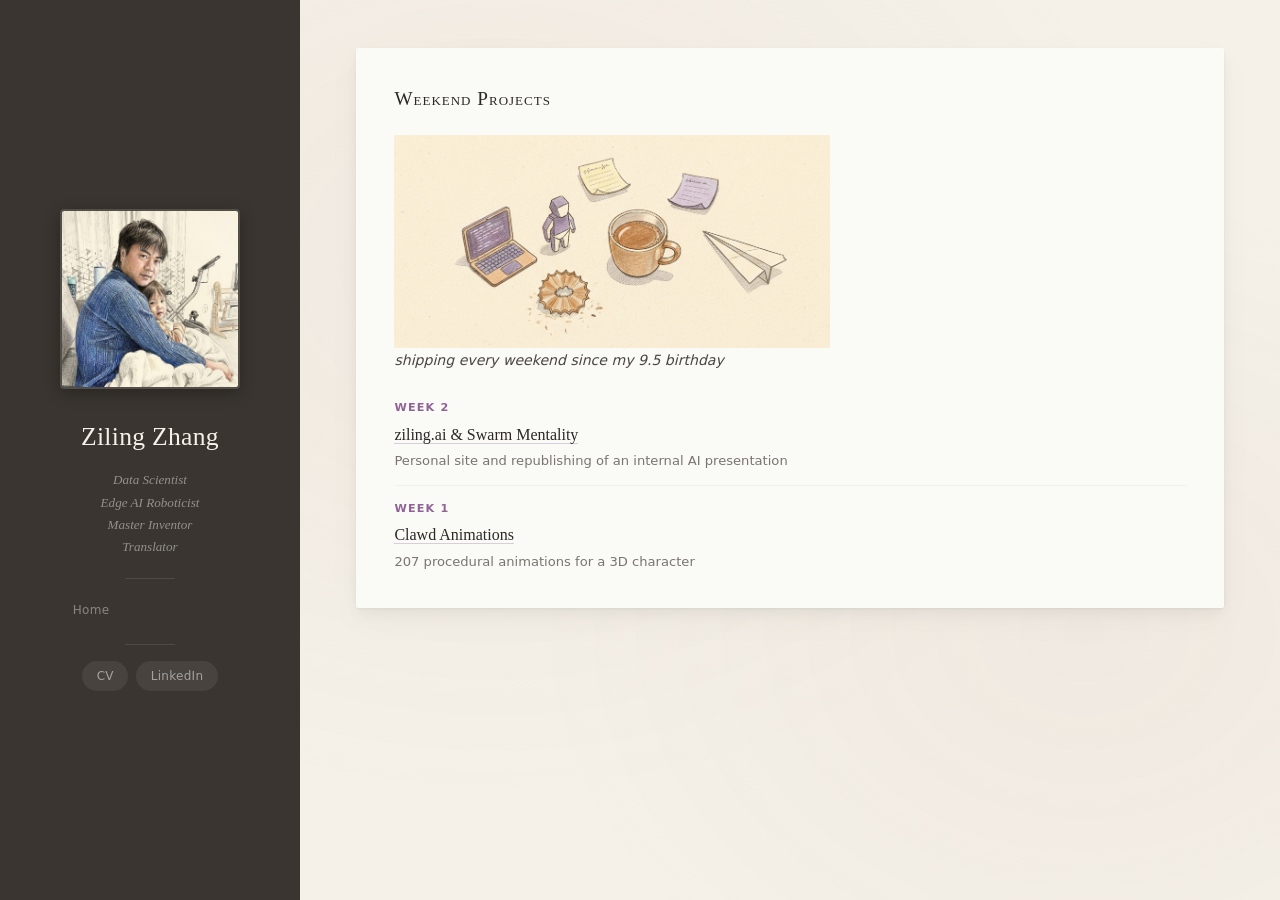
<file: projects.html>
<!DOCTYPE html>
<html lang="en">

<head>
  <meta charset="UTF-8">
  <meta name="viewport" content="width=device-width, initial-scale=1.0">
  <title>Weekend Projects — Ziling Zhang</title>
  <meta name="description" content="Weekend projects by Ziling Zhang — shipping every weekend.">
  <link rel="icon"
    href="data:image/svg+xml,<svg xmlns='http://www.w3.org/2000/svg' viewBox='0 0 100 100'><text y='.9em' font-size='90'>Z</text></svg>">
  <link rel="stylesheet" href="style.css">
</head>

<body>

  <div class="desk">
    <aside class="sidebar" role="banner">
      <div class="sidebar-inner">
        <div class="portrait">
          <img src="ziling.jpg" alt="Ziling Zhang — color pencil portrait">
        </div>

        <h1 class="sidebar-name">Ziling Zhang</h1>

        <div class="sidebar-titles">
          <span>Data Scientist</span>
          <span>Edge AI Roboticist</span>
          <span>Master Inventor</span>
          <span>Translator</span>
        </div>

        <div class="sidebar-divider" role="separator"></div>

        <nav class="sidebar-nav" aria-label="Page sections">
          <a href="index.html">Home</a>
        </nav>

        <div class="sidebar-divider" role="separator"></div>

        <nav class="sidebar-links" aria-label="External links">
          <a href="cv/ziling_zhang_cv.pdf">CV</a>
          <a href="https://linkedin.com/in/zilingz" target="_blank" rel="noopener">LinkedIn</a>
        </nav>
      </div>
    </aside>

    <main class="content">
      <div class="desk-grid" style="grid-template-columns: 1fr;">
        <article class="paper paper-projects" aria-label="Weekend Projects">
          <h2 class="paper-title">Weekend Projects</h2>
          <img class="project-title-img" alt="Weekend projects desk sketch" src="weekend-projects-banner.png">
          <p class="paper-subtitle">shipping every weekend since my 9.5 birthday</p>

          <div class="project-entry">
            <div class="project-week">Week 2</div>
            <div class="project-name">
              <a href="blog/swarm-mentality/">ziling.ai &amp; Swarm Mentality</a>
            </div>
            <div class="project-desc">Personal site and republishing of an internal AI presentation</div>
          </div>

          <div class="project-entry">
            <div class="project-week">Week 1</div>
            <div class="project-name"><a href="index.html#clawd">Clawd Animations</a></div>
            <div class="project-desc">207 procedural animations for a 3D character</div>
          </div>
        </article>
      </div>
    </main>
  </div>

  <script>
    (function () {
      'use strict';
      var reduced = window.matchMedia('(prefers-reduced-motion: reduce)').matches;
      var revealEls = document.querySelectorAll('.paper');
      if (reduced) {
        revealEls.forEach(function (el) { el.classList.add('visible'); });
      } else {
        var observer = new IntersectionObserver(function (entries) {
          entries.forEach(function (entry) {
            if (entry.isIntersecting) {
              entry.target.classList.add('visible');
              observer.unobserve(entry.target);
            }
          });
        }, { rootMargin: '0px 0px -40px 0px', threshold: 0.1 });
        revealEls.forEach(function (el) { observer.observe(el); });
      }
    })();
  </script>

</body>

</html>
</file>
<file: blog/swarm-mentality/liquid-glass-slides.css>
:root {
  --dk2: #282828;
  --lt1: #FFFFFF;
  --lt2: #EDE7D6;
  --accent1: #8A17CC;
  --accent2: #FF0080;
  --accent3: #815FFF;
  --accent4: #FF4000;
  --accent5: #F7BF00;
  --accent6: #931036;
  --muted: #808080;
}

*, *::before, *::after { box-sizing: border-box; margin: 0; padding: 0; }

html {
  scroll-snap-type: y mandatory;
  scroll-behavior: smooth;
  background: #111;
  overflow-x: hidden;
  scrollbar-width: none;          /* Firefox */
}
html::-webkit-scrollbar { display: none; }   /* Chrome / Safari / Edge */

body {
  font-family: Arial, sans-serif;
  display: flex;
  flex-direction: column;
  align-items: center;
  gap: 2vh;
  padding: 2vh 0;
}

/* -- Slide frame -------------------------------------------------- */
.slide {
  position: relative;
  width: min(100vw, calc(100vh * 16 / 9));
  aspect-ratio: 16 / 9;
  flex-shrink: 0;
  scroll-snap-align: center;
  overflow: hidden;
  container-type: inline-size;
  background: var(--lt1);
}

/* -- Logo pill (shared) ------------------------------------------- */
.logo-pill {
  position: absolute;
  z-index: 1000;
  width: 6.4%;
  aspect-ratio: 772567 / 619916;
  border-radius: 9%;
  top: 94.7%;
}
.logo-pill img {
  position: absolute;
  top: 13%;
  left: 12%;
  width: 76%;
}
.logo-pill--right   { right: 2.6%; }
.logo-pill--pink    { background: var(--accent2); }
.logo-pill--purple  { background: var(--accent3); }
.logo-pill--crimson { background: var(--accent6); }
.logo-pill--blank   { background: #E0E0E0; }
.logo-pill--glass {
  background: linear-gradient(
    135deg,
    rgba(147, 16, 54, 0.78) 0%,
    rgba(147, 16, 54, 0.62) 100%
  );
  backdrop-filter: blur(18px) saturate(1.8);
  -webkit-backdrop-filter: blur(18px) saturate(1.8);
  border: 1px solid rgba(255, 180, 200, 0.35);
  box-shadow:
    0 4px 16px rgba(147, 16, 54, 0.18),
    inset 0 1px 1px rgba(255, 200, 210, 0.45),
    inset 0 -1px 2px rgba(147, 16, 54, 0.10);
}

/* -- Footer (shared) ---------------------------------------------- */
.footer {
  position: absolute;
  bottom: 0.8%;
  font-size: clamp(0.35rem, 0.83cqi, 16px);
  line-height: 1.4;
  z-index: 10;
}
.footer--cover {
  left: 50%;
  bottom: 2.5%;
  transform: translateX(-50%);
  text-align: center;
  color: var(--lt1);
}
.footer--content {
  left: 1.1%;
  color: var(--muted);
}
.footer b  { font-weight: 700; }
.footer span { font-weight: 400; }

/* -- Slide number ------------------------------------------------- */
.slide-num {
  position: absolute;
  right: 0.8%;
  bottom: 1.5%;
  font: bold clamp(0.35rem, 0.94cqi, 18px) "Century Gothic", sans-serif;
  color: var(--muted);
  z-index: 10;
}

/* =================================================================
   COVER CENTER
   ================================================================= */
.cover-bg {
  position: absolute;
  left: 1.23%;  top: 2.17%;
  width: 97.53%; height: 95.65%;
  overflow: hidden;
}
.cover-bg--crimson { background: var(--accent6); }
.cover-bg--purple  { background: var(--accent1); }

.cover-bg__texture {
  position: absolute; inset: 0;
  opacity: 0.15; pointer-events: none; z-index: 1;
}
.cover-bg__texture img { width: 100%; height: 100%; object-fit: cover; }

.cover-bg__circles {
  position: absolute;
  left: 14.2%; top: 0; width: 71.6%; height: 100%;
  z-index: 2; pointer-events: none;
}
.cover-bg__circles img { width: 100%; height: 100%; object-fit: contain; }

.cover-title {
  position: absolute;
  left: 25%; top: 25%; width: 50%;
  text-align: center;
  font-weight: bold;
  font-size: clamp(1.6rem, 5cqi, 96px);
  line-height: 1.15;
  color: var(--lt1);
  z-index: 10;
}

.cover-subtitle {
  position: absolute;
  left: 25%; top: 62%; width: 50%;
  text-align: center;
  font-weight: 400;
  font-size: clamp(1.1rem, 2.9cqi, 56px);
  line-height: 1.35;
  color: var(--lt1);
  z-index: 10;
}

/* =================================================================
   COVER LEFT
   ================================================================= */
.cover-bg--grad-pink   { background: linear-gradient(60deg, var(--accent6) 25%, var(--accent2)); }
.cover-bg--grad-purple { background: linear-gradient(60deg, var(--accent1) 25%, var(--accent3)); }

.cover-bg__swoosh {
  position: absolute;
  left: 37%; top: 0; width: 63%; height: 100%;
  z-index: 2; pointer-events: none;
}
.cover-bg__swoosh img { width: 100%; height: 100%; object-fit: cover; object-position: right center; }

.cover-title--left {
  left: 3.3%; top: 10%; width: 57%;
  text-align: left;
}
.cover-subtitle--left {
  left: 3.3%; top: auto; width: 57%;
  text-align: left;
}

/* =================================================================
   CONTENT SLIDE
   ================================================================= */
.content-bg {
  position: absolute; inset: 0;
  z-index: 0; pointer-events: none; opacity: 0.7;
}
.content-bg img { width: 100%; height: 100%; object-fit: cover; }

.content-title {
  position: absolute;
  left: 3.85%; top: 6.5%; width: 90%;
  font-weight: bold;
  font-size: clamp(1.2rem, 3.1cqi, 60px);
  line-height: 1.2;
  color: var(--dk2);
  z-index: 1;
}

.content-body {
  position: absolute;
  left: 3.85%; top: 17.8%; width: 89%; height: 72%;
  font-size: clamp(0.85rem, 2.08cqi, 40px);
  line-height: 1.5;
  color: var(--dk2);
  z-index: 1;
}
.content-body ul { list-style: none; padding: 0; }
.content-body li { margin-left: 1.5em; margin-bottom: 0.15em; }
.content-body li::before {
  content: "\2022";
  display: inline-block;
  width: 1.5em;
  margin-left: -1.5em;
}
.content-body li li { margin-left: 2.5em; }
.content-body li li::before { margin-left: -1.5em; }

/* -- Act signpost tag (color-coded pill, top-left) ---------------- */
.slide[data-act]::after {
  content: attr(data-act);
  position: absolute;
  top: 1.8%;
  left: 1.2%;
  z-index: 20;
  font: 600 clamp(0.3rem, 0.72cqi, 12px)/1 "Century Gothic", Arial, sans-serif;
  letter-spacing: 0.5px;
  padding: 0.35cqi 0.8cqi;
  border-radius: 100vw;
  color: #fff;
  backdrop-filter: blur(8px) saturate(1.4);
  -webkit-backdrop-filter: blur(8px) saturate(1.4);
  border: 1px solid rgba(255,255,255,0.25);
  box-shadow: 0 2px 8px rgba(0,0,0,0.12);
  pointer-events: none;
  opacity: 0.85;
}
.slide[data-act="Act I"]::after        { background: rgba(147,16,54,0.72); }
.slide[data-act="Act II"]::after       { background: rgba(138,23,204,0.72); }
.slide[data-act="Act III"]::after      { background: rgba(255,0,128,0.72); }
.slide[data-act="Act IV"]::after       { background: rgba(255,64,0,0.72); }
.slide[data-act="Epilogue"]::after     { background: rgba(200,154,0,0.72); }

/* Divider slides: hide act tag (they ARE the signpost) */
.slide--desk[data-act]::after { display: none; }

/* -- Emphasis helpers --------------------------------------------- */
.accent-crimson { color: var(--accent6); }
.accent-purple  { color: var(--accent1); }
.accent-pink    { color: var(--accent2); }
.accent-orange  { color: var(--accent4); }
.accent-gold    { color: var(--accent5); }

/* -- Image placeholder for illustrations -------------------------- */
.illust {
  position: absolute;
  right: 3%; top: 18%; width: 30%; height: 68%;
  display: flex; align-items: center; justify-content: center;
  z-index: 2; pointer-events: none;
}
.illust img {
  max-width: 100%; max-height: 100%; object-fit: contain;
  border-radius: 4px;
}

/* When illustration is present, constrain body width */
.content-body--with-illust { width: 56%; }

/* Dense variant for text-heavy slides */
.content-body--dense {
  font-size: clamp(0.72rem, 1.72cqi, 33px);
  line-height: 1.38;
}

/* Pricing table with data bars */
.pricing-table {
  width: 100%;
  border-collapse: collapse;
  font-size: 0.78em;
  line-height: 1.3;
  margin-top: 0.5em;
}
.pricing-table th {
  text-align: left;
  padding: 0.3em 0.6em;
  border-bottom: none;
  background: var(--accent1);
  color: #fff;
  font-size: 0.8em;
  text-transform: uppercase;
  letter-spacing: 0.04em;
  white-space: nowrap;
  border-radius: 3px 3px 0 0;
}
.pricing-table td {
  padding: 0.3em 0.5em;
  vertical-align: middle;
  border-bottom: 1px solid rgba(0,0,0,0.06);
  white-space: nowrap;
}
.pricing-table td:first-child {
  font-weight: 600;
  width: 1%;
}
.pricing-table .bar-cell {
  position: relative;
  width: auto;
}
.pricing-table .bar-cell .bar {
  position: absolute;
  left: 0; top: 15%; height: 70%;
  border-radius: 3px;
  opacity: 0.18;
  z-index: 0;
}
.pricing-table .bar-cell span {
  position: relative;
  z-index: 1;
}
.pricing-table .bar--green  { background: #2e7d32; opacity: 0.22; }
.pricing-table .bar--red    { background: var(--accent6); }
.pricing-table--vertical {
  float: right;
  width: 48%;
  margin: 0 -2.5em 0.5em 1em;
}
.pricing-table--vertical td:first-child { width: 40%; }
.pricing-table--vertical .bar-cell { width: 60%; }

/* Inline portrait — glass-link positioned handle */
.inline-portrait {
  position: absolute;
  z-index: 4;
  width: 12cqi;
  border-radius: 1.2cqi;
  object-fit: cover;
  box-shadow:
    0 4px 16px rgba(0, 0, 0, 0.10),
    0 1px 4px rgba(0, 0, 0, 0.06);
}

/* =================================================================
   FLOAT LAYOUT — Magazine-style text wrapping
   ================================================================= */

/* -- Float utilities ------------------------------------------------ */
.float-right {
  float: right;
  margin-left: 1.5cqi;
  margin-bottom: 1cqi;
}
.float-left {
  float: left;
  margin-right: 1.5cqi;
  margin-bottom: 1cqi;
}

/* -- Sized float: portrait (~10cqi) --------------------------------- */
.float-right--portrait {
  float: right;
  width: 10cqi;
  margin-left: 1.5cqi;
  margin-bottom: 1cqi;
  border-radius: 1.2cqi;
  overflow: hidden;
  box-shadow:
    0 4px 16px rgba(0, 0, 0, 0.10),
    0 1px 4px rgba(0, 0, 0, 0.06);
  shape-outside: margin-box;
  shape-margin: 0.5cqi;
}
.float-left--portrait {
  float: left;
  width: 10cqi;
  margin-right: 1.5cqi;
  margin-bottom: 1cqi;
  border-radius: 1.2cqi;
  overflow: hidden;
  box-shadow:
    0 4px 16px rgba(0, 0, 0, 0.10),
    0 1px 4px rgba(0, 0, 0, 0.06);
  shape-outside: margin-box;
  shape-margin: 0.5cqi;
}
.float-right--portrait img,
.float-left--portrait img {
  width: 100%;
  height: auto;
  display: block;
  object-fit: cover;
}

/* -- Sized float: portrait pair (~20cqi, two side-by-side) ---------- */
.float-right--portrait-pair {
  float: right;
  width: 20cqi;
  margin-left: 1.5cqi;
  margin-bottom: 1cqi;
  display: flex;
  gap: 0.8cqi;
  shape-outside: margin-box;
  shape-margin: 0.5cqi;
}
.float-right--portrait-pair figure {
  flex: 1;
  margin: 0;
  text-align: center;
  border-radius: 1.2cqi;
  overflow: hidden;
  box-shadow:
    0 4px 16px rgba(0, 0, 0, 0.10),
    0 1px 4px rgba(0, 0, 0, 0.06);
}
.float-right--portrait-pair img {
  width: 100%;
  height: auto;
  display: block;
  object-fit: cover;
}
.float-right--portrait-pair figcaption {
  font-size: clamp(0.5rem, 1cqi, 14px);
  opacity: 0.7;
  padding: 0.3cqi 0;
}

/* -- Sized float: table (~25cqi) ------------------------------------ */
.float-right--table {
  float: right;
  width: 25cqi;
  margin-left: 1.5cqi;
  margin-bottom: 1cqi;
}

/* -- Clear helpers -------------------------------------------------- */
.clear-right { clear: right; }
.clear-left  { clear: left; }
.clear-both  { clear: both; }

/* -- Portrait row: centered flex strip ------------------------------ */
.portrait-row {
  display: flex;
  justify-content: center;
  gap: 1.5cqi;
  margin-top: 1.2cqi;
  margin-bottom: 0.8cqi;
  clear: both;
}
.portrait-row__item {
  flex: 0 0 auto;
  width: 10cqi;
  margin: 0;
  text-align: center;
}
.portrait-row__item img {
  width: 100%;
  height: auto;
  display: block;
  border-radius: 1.2cqi;
  object-fit: cover;
  box-shadow:
    0 4px 16px rgba(0, 0, 0, 0.10),
    0 1px 4px rgba(0, 0, 0, 0.06);
}
.portrait-row__label {
  font-size: clamp(0.4rem, 0.9cqi, 16px);
  margin-top: 0.4cqi;
  opacity: 0.65;
  line-height: 1.3;
}

/* -- Portrait stack: vertical column floated as one block ----------- */
.portrait-stack {
  float: right;
  width: 10cqi;
  margin-left: 1.5cqi;
  margin-bottom: 1cqi;
  display: flex;
  flex-direction: column;
  gap: 1cqi;
  shape-outside: margin-box;
  shape-margin: 0.5cqi;
}
.portrait-stack__item {
  width: 100%;
  margin: 0;
  text-align: center;
}
.portrait-stack__item img {
  width: 100%;
  height: auto;
  display: block;
  border-radius: 1.2cqi;
  object-fit: cover;
  box-shadow:
    0 4px 16px rgba(0, 0, 0, 0.10),
    0 1px 4px rgba(0, 0, 0, 0.06);
}
.portrait-stack__label {
  font-size: clamp(0.4rem, 0.9cqi, 16px);
  margin-top: 0.3cqi;
  opacity: 0.65;
  line-height: 1.3;
}

/* -- Framework table ---------------------------------------------- */
.framework-table {
  width: 100%;
  border-collapse: collapse;
  font-size: 0.82em;
  line-height: 1.4;
}
.framework-table th {
  text-align: left;
  padding: 0.3em 0.5em;
  border-bottom: 2px solid var(--accent6);
  color: var(--dk2);
  font-size: 0.85em;
  text-transform: uppercase;
  letter-spacing: 0.05em;
}
.framework-table td {
  padding: 0.4em 0.5em;
  vertical-align: top;
  border-bottom: 1px solid rgba(0,0,0,0.08);
}
.framework-table td:first-child {
  white-space: nowrap;
  width: 1%;
}
.framework-table td:last-child {
  font-style: italic;
  color: var(--accent6);
  white-space: nowrap;
  width: 1%;
}

/* =================================================================
   CHAT BUBBLE SLIDES (liquid glass iMessage)
   ================================================================= */
.chat-thread {
  position: absolute;
  left: 12%; top: 17%; width: 76%; height: 74%;
  display: flex;
  flex-direction: column;
  justify-content: center;
  gap: 0.8cqi;
  z-index: 1;
  overflow: hidden;
}

.chat-msg {
  display: flex;
  align-items: flex-end;
  gap: 0.5cqi;
  max-width: 65%;
}
.chat-msg--right {
  align-self: flex-end;
  flex-direction: row-reverse;
}

/* Avatar circle */
.chat-avatar {
  width: 3.2cqi;
  height: 3.2cqi;
  border-radius: 50%;
  flex-shrink: 0;
  overflow: hidden;
  display: flex;
  align-items: center;
  justify-content: center;
  font-weight: 700;
  font-size: 1.3cqi;
  color: var(--lt1);
  box-shadow: 0 2px 8px rgba(0,0,0,0.15);
}
.chat-avatar img {
  width: 100%;
  height: 100%;
  object-fit: cover;
}

/* Name label */
.chat-name {
  font-size: clamp(0.4rem, 0.85cqi, 15px);
  color: var(--muted);
  font-weight: 600;
  margin-bottom: 0.1cqi;
  padding-left: 0.4cqi;
}
.chat-msg--right .chat-name {
  text-align: right;
  padding-left: 0;
  padding-right: 0.4cqi;
}

/* Bubble column */
.chat-col {
  display: flex;
  flex-direction: column;
  gap: 0.15cqi;
  min-width: 0;
}

/* Liquid glass bubble base */
.chat-bubble {
  padding: 0.6cqi 1cqi;
  border-radius: 1.2cqi;
  font-size: clamp(0.6rem, 1.5cqi, 26px);
  line-height: 1.4;
  word-wrap: break-word;
  backdrop-filter: blur(20px) saturate(1.6);
  -webkit-backdrop-filter: blur(20px) saturate(1.6);
  box-shadow:
    0 1px 4px rgba(0,0,0,0.06),
    inset 0 1px 0 rgba(255,255,255,0.5);
}

/* Left bubble: frosted gray glass */
.chat-bubble--left {
  background: rgba(200,200,210,0.35);
  border: 1px solid rgba(180,180,195,0.4);
  color: var(--dk2);
  border-bottom-left-radius: 0.2cqi;
}

/* Right bubble: frosted blue glass */
.chat-bubble--right {
  background: rgba(0,122,255,0.75);
  border: 1px solid rgba(80,160,255,0.5);
  color: #FFFFFF;
  border-bottom-right-radius: 0.2cqi;
  box-shadow:
    0 2px 8px rgba(0,122,255,0.25),
    inset 0 1px 0 rgba(255,255,255,0.2);
}
.chat-bubble--right b { color: #D0E8FF; }

/* Annotation row (stage directions) */
.chat-annotation {
  align-self: center;
  font-size: clamp(0.5rem, 1.15cqi, 20px);
  color: var(--muted);
  font-style: italic;
  padding: 0.2cqi 0;
  background: rgba(200,200,210,0.15);
  border-radius: 0.8cqi;
  padding: 0.25cqi 1cqi;
  border: 1px solid rgba(180,180,195,0.2);
}

/* Avatar colors */
.chat-avatar--scott  { background: linear-gradient(135deg, #3478F6, #5AC8FA); }
.chat-avatar--tester { background: linear-gradient(135deg, #28A745, #5BD778); }
.chat-avatar--ivan   { background: linear-gradient(135deg, #8A17CC, #B44DE8); }
.chat-avatar--ping   { background: linear-gradient(135deg, #FF4000, #FF7744); }
.chat-avatar--me     { background: transparent; }

/* =================================================================
   TITLE SLIDE — Sketching Desk with Acrylic Paperweight
   ================================================================= */
.slide--desk {
  background: #f5f0e6;                       /* cream paper tone fallback */
}

.desk-sketch {
  position: absolute; inset: 0;
  z-index: 0; pointer-events: none;
}
.desk-sketch img {
  width: 100%; height: 100%;
  object-fit: contain;
  object-position: right top;
}

/* Acrylic paperweight panels — liquid glass over the sketch */
.glass-panel {
  position: absolute;
  z-index: 3;
  padding: 1.2cqi 2.4cqi;
  border-radius: 1.6cqi;
  background: linear-gradient(
    135deg,
    rgba(255, 255, 255, 0.42) 0%,
    rgba(255, 255, 255, 0.18) 100%
  );
  backdrop-filter: blur(18px) saturate(1.8);
  -webkit-backdrop-filter: blur(18px) saturate(1.8);
  border: 1px solid rgba(255, 255, 255, 0.38);
  box-shadow:
    0 8px 32px rgba(0, 0, 0, 0.18),
    0 2px 6px rgba(0, 0, 0, 0.10),
    inset 0 1px 1px rgba(255, 255, 255, 0.55),
    inset 0 -1px 2px rgba(255, 255, 255, 0.10);
}

.glass-panel--title {
  bottom: 8%; left: 5%;
  text-align: left;
  font-weight: bold;
  font-size: clamp(1.6rem, 5cqi, 96px);
  line-height: 1.15;
  color: #1a1a2e;
  text-shadow: 0 1px 2px rgba(255, 255, 255, 0.3);
}

.glass-panel--subtitle {
  bottom: 8%; right: 5%;
  text-align: right;
  font-size: clamp(0.85rem, 2.08cqi, 40px);
  line-height: 1.5;
  color: #2c2c3a;
  text-shadow: 0 1px 1px rgba(255, 255, 255, 0.2);
}

/* Divider variants — left-aligned section headers */
.glass-panel--divider-title {
  top: 30%; left: 5%;
  text-align: left;
  font-weight: bold;
  font-size: clamp(1.6rem, 5cqi, 96px);
  line-height: 1.15;
  color: #1a1a2e;
  text-shadow: 0 1px 2px rgba(255, 255, 255, 0.3);
}

.glass-panel--divider-body {
  top: 52%; left: 5%;
  text-align: left;
  font-size: clamp(0.85rem, 2.08cqi, 40px);
  line-height: 1.5;
  color: #555;
  font-style: italic;
  text-shadow: 0 1px 1px rgba(255, 255, 255, 0.2);
}

/* Author portrait — glass-framed color pencil on title slide */
.slide-portrait {
  position: absolute;
  top: 4%; left: 4%;
  width: 13%;
  z-index: 5;
  border-radius: 1.2cqi;
  overflow: hidden;
  background: rgba(255, 255, 255, 0.18);
  backdrop-filter: blur(14px) saturate(1.6);
  -webkit-backdrop-filter: blur(14px) saturate(1.6);
  border: 1px solid rgba(255, 255, 255, 0.32);
  box-shadow:
    0 6px 24px rgba(0, 0, 0, 0.15),
    0 2px 6px rgba(0, 0, 0, 0.08),
    inset 0 1px 1px rgba(255, 255, 255, 0.45);
  padding: 0.4cqi;
}
.slide-portrait img {
  width: 100%;
  display: block;
  border-radius: 0.9cqi;
  object-fit: cover;
}

/* Small glass link pill — inconspicuous source reference */
.glass-link {
  position: absolute;
  z-index: 4;
  display: inline-flex;
  align-items: center;
  gap: 0.4cqi;
  padding: 0.4cqi 1cqi;
  border-radius: 100px;
  font-size: clamp(0.4rem, 0.85cqi, 15px);
  font-weight: 600;
  color: rgba(60, 60, 80, 0.7);
  text-decoration: none;
  background: rgba(255, 255, 255, 0.25);
  backdrop-filter: blur(12px) saturate(1.4);
  -webkit-backdrop-filter: blur(12px) saturate(1.4);
  border: 1px solid rgba(255, 255, 255, 0.3);
  box-shadow:
    0 4px 16px rgba(0, 0, 0, 0.08),
    0 1px 4px rgba(0, 0, 0, 0.04),
    inset 0 1px 1px rgba(255, 255, 255, 0.45);
  transition: all 0.3s ease;
}
/* Row container for glass-link pills — replaces absolute left positioning */
.glass-link-row {
  position: absolute;
  z-index: 4;
  display: flex;
  flex-wrap: wrap;
  align-items: center;
  gap: 0.5cqi;
}
.glass-link-row .glass-link {
  position: static;
}

.glass-link:hover {
  background: rgba(255, 255, 255, 0.4);
  color: rgba(40, 40, 60, 0.9);
  box-shadow:
    0 8px 32px rgba(0, 0, 0, 0.12),
    0 2px 8px rgba(0, 0, 0, 0.06),
    inset 0 1px 1px rgba(255, 255, 255, 0.6);
}
.glass-link--accent {
  background: rgba(138, 23, 204, 0.15);
  border: 1px solid rgba(138, 23, 204, 0.3);
  color: rgba(90, 10, 150, 0.85);
}
.glass-link--accent:hover {
  background: rgba(138, 23, 204, 0.25);
  color: rgba(90, 10, 150, 1);
}

/* =================================================================
   SLIDE NAVIGATION — Liquid Glass Pill + Thumbnail Panel
   ================================================================= */

/* -- Collapsed pill ------------------------------------------------ */
.slide-nav-pill {
  position: fixed;
  right: 1.5vw;
  top: 50%;
  transform: translateY(-50%);
  z-index: 10000;
  width: clamp(16px, 2vw, 24px);
  height: clamp(60px, 9vh, 84px);
  border-radius: 100px;
  overflow: hidden;
  cursor: pointer;
  background: linear-gradient(
    180deg,
    rgba(255, 255, 255, 0.22) 0%,
    rgba(255, 255, 255, 0.08) 100%
  );
  backdrop-filter: blur(16px) saturate(1.6);
  -webkit-backdrop-filter: blur(16px) saturate(1.6);
  border: 1px solid rgba(255, 255, 255, 0.25);
  box-shadow:
    0 4px 20px rgba(0, 0, 0, 0.3),
    0 1px 4px rgba(0, 0, 0, 0.15),
    inset 0 1px 1px rgba(255, 255, 255, 0.4);
  transition:
    width 0.4s cubic-bezier(0.4, 0, 0.2, 1),
    height 0.4s cubic-bezier(0.4, 0, 0.2, 1),
    border-radius 0.3s cubic-bezier(0.4, 0, 0.2, 1),
    background 0.3s ease,
    box-shadow 0.3s ease,
    transform 0.3s ease;
}
.slide-nav-pill:hover:not(.is-expanded) {
  background: linear-gradient(
    180deg,
    rgba(255, 255, 255, 0.35) 0%,
    rgba(255, 255, 255, 0.15) 100%
  );
  box-shadow:
    0 8px 32px rgba(0, 0, 0, 0.35),
    0 2px 8px rgba(0, 0, 0, 0.2),
    inset 0 1px 1px rgba(255, 255, 255, 0.55);
  transform: translateY(-50%) scale(1.15);
}

/* -- Dot track inside collapsed pill ------------------------------- */
.slide-nav-pill__track {
  position: absolute;
  inset: 20% 0;
  display: flex;
  flex-direction: column;
  align-items: center;
  justify-content: space-between;
  opacity: 1;
  transition: opacity 0.15s ease;
}
.slide-nav-pill.is-expanded .slide-nav-pill__track { opacity: 0; pointer-events: none; }

.slide-nav-pill__dot {
  width: 3px;
  height: 3px;
  border-radius: 50%;
  background: rgba(255, 255, 255, 0.5);
}

.slide-nav-pill__indicator {
  position: absolute;
  left: 50%;
  top: 0;
  width: 5px;
  height: 5px;
  border-radius: 50%;
  background: var(--accent6);
  box-shadow: 0 0 6px rgba(147, 16, 54, 0.6);
  transform: translate(-50%, -50%);
  transition: top 0.35s cubic-bezier(0.4, 0, 0.2, 1);
}

/* -- Expanded panel ------------------------------------------------ */
.slide-nav-pill.is-expanded {
  width: clamp(180px, 18vw, 280px);
  height: clamp(400px, 70vh, 700px);
  border-radius: 16px;
  right: 1vw;
  background: linear-gradient(
    135deg,
    rgba(20, 20, 30, 0.78) 0%,
    rgba(20, 20, 30, 0.58) 100%
  );
  backdrop-filter: blur(24px) saturate(1.8);
  -webkit-backdrop-filter: blur(24px) saturate(1.8);
  border: 1px solid rgba(255, 255, 255, 0.18);
  box-shadow:
    0 12px 48px rgba(0, 0, 0, 0.45),
    0 4px 12px rgba(0, 0, 0, 0.25),
    inset 0 1px 1px rgba(255, 255, 255, 0.3),
    inset 0 -1px 2px rgba(255, 255, 255, 0.05);
  transform: translateY(-50%) scale(1);
}

/* -- Panel inner layout -------------------------------------------- */
.slide-nav-panel {
  position: absolute;
  inset: 0;
  opacity: 0;
  pointer-events: none;
  transition: opacity 0.25s ease 0.15s;
}
.slide-nav-pill.is-expanded .slide-nav-panel {
  opacity: 1;
  pointer-events: auto;
}

.slide-nav-panel__scroll {
  overflow-y: auto;
  overflow-x: hidden;
  height: 100%;
  padding: 10px 8px;
  scrollbar-width: thin;
  scrollbar-color: rgba(255, 255, 255, 0.2) transparent;
}
.slide-nav-panel__scroll::-webkit-scrollbar { width: 4px; }
.slide-nav-panel__scroll::-webkit-scrollbar-track { background: transparent; }
.slide-nav-panel__scroll::-webkit-scrollbar-thumb {
  background: rgba(255, 255, 255, 0.2);
  border-radius: 2px;
}

/* -- Act group ----------------------------------------------------- */
.slide-nav-group { margin-bottom: 8px; }
.slide-nav-group__label {
  font-size: clamp(0.4rem, 0.65vw, 11px);
  font-weight: 700;
  text-transform: uppercase;
  letter-spacing: 0.1em;
  color: rgba(255, 255, 255, 0.45);
  padding: 6px 6px 4px;
  border-bottom: 1px solid rgba(255, 255, 255, 0.1);
  margin-bottom: 6px;
}

.slide-nav-group__thumbs {
  display: flex;
  flex-direction: column;
  gap: 6px;
  padding: 0 2px;
}

/* -- Thumbnail button ---------------------------------------------- */
.slide-nav-thumb {
  all: unset;
  cursor: pointer;
  display: flex;
  align-items: center;
  gap: 6px;
  padding: 3px;
  border-radius: 6px;
  transition: background 0.2s ease;
}
.slide-nav-thumb:hover {
  background: rgba(255, 255, 255, 0.08);
}

.slide-nav-thumb__preview {
  width: 100%;
  aspect-ratio: 16 / 9;
  overflow: hidden;
  border-radius: 4px;
  position: relative;
  border: 1px solid rgba(255, 255, 255, 0.1);
  background-size: contain;
  background-position: center;
  background-repeat: no-repeat;
  background-color: rgba(255, 255, 255, 0.55);
  transition: border-color 0.2s ease, box-shadow 0.2s ease;
}
.slide-nav-thumb__preview--text {
  background: linear-gradient(135deg, rgba(60, 60, 80, 0.5), rgba(40, 40, 60, 0.3));
}

.slide-nav-thumb__caption {
  position: absolute;
  bottom: 0;
  left: 0;
  right: 0;
  padding: 3px 5px;
  font-size: clamp(0.3rem, 0.5vw, 8px);
  font-weight: 600;
  color: rgba(255, 255, 255, 0.8);
  background: linear-gradient(transparent, rgba(0, 0, 0, 0.7));
  white-space: nowrap;
  overflow: hidden;
  text-overflow: ellipsis;
  line-height: 1.3;
  transition: color 0.2s ease;
}

/* -- Active slide highlight ---------------------------------------- */
.slide-nav-thumb.is-active .slide-nav-thumb__preview {
  border-color: var(--accent6);
  box-shadow: 0 0 10px rgba(147, 16, 54, 0.4);
}
.slide-nav-thumb.is-active .slide-nav-thumb__caption {
  color: #fff;
}

/* -- Mobile: bottom-center horizontal ------------------------------ */
@media (max-width: 768px) {
  .slide-nav-pill {
    right: auto;
    bottom: 1.5vh;
    top: auto;
    left: 50%;
    transform: translateX(-50%);
    width: clamp(40px, 10vw, 56px);
    height: clamp(14px, 2vh, 22px);
  }
  .slide-nav-pill:hover:not(.is-expanded) {
    transform: translateX(-50%) scale(1.15);
  }
  .slide-nav-pill__track {
    flex-direction: row;
    inset: 0 20%;
  }
  .slide-nav-pill__indicator {
    transition: left 0.35s cubic-bezier(0.4, 0, 0.2, 1), top 0s;
  }
  .slide-nav-pill.is-expanded {
    width: 92vw;
    height: clamp(130px, 20vh, 200px);
    bottom: 1vh;
    left: 50%;
    transform: translateX(-50%);
    border-radius: 14px;
  }
  .slide-nav-group__thumbs {
    flex-direction: row;
    overflow-x: auto;
    gap: 6px;
  }
  .slide-nav-thumb__preview {
    min-width: 100px;
    width: 100px;
  }
  .slide-nav-panel__scroll {
    display: flex;
    flex-direction: row;
    overflow-x: auto;
    overflow-y: hidden;
    gap: 12px;
  }
  .slide-nav-group {
    flex-shrink: 0;
    margin-bottom: 0;
  }
}

/* -- Comic panels for RAG vs Agent slide --------------------------- */
.comic-panels-container {
  display: flex;
  gap: 1cqi;
  flex-direction: column;
}

.comic-panel {
  background: rgba(255,255,255,0.95);
  padding: 1cqi;
  border-radius: 6px;
  box-shadow: 0 3px 12px rgba(0,0,0,0.1);
}

.comic-panel__header {
  font-size: clamp(0.45rem, 0.95cqi, 14px);
  font-weight: 600;
  margin-bottom: 0.4cqi;
}

.comic-panel__header--purple {
  color: var(--accent1);
}

.comic-panel__header--crimson {
  color: var(--accent6);
}

.comic-panel__image {
  width: 100%;
  border-radius: 4px;
}

.comic-panel__caption {
  font-size: clamp(0.35rem, 0.75cqi, 12px);
  margin-top: 0.5cqi;
  opacity: 0.7;
  font-style: italic;
}

/* =================================================================
   ICON GRID — Technology timeline & milestone comparison galleries
   ================================================================= */
.icon-grid {
  display: flex;
  flex-wrap: wrap;
  gap: 1cqi;
  justify-content: center;
}
.icon-grid--secondary { margin-top: 0.5cqi; }
.icon-grid--primary   { margin-top: 1cqi; }

.icon-grid__item {
  flex: 1 1 20%;
  min-width: 8cqi;
  margin: 0;
  text-align: center;
}
.icon-grid__item--equal { flex: 1; min-width: 0; }

.icon-grid__img {
  width: 60%;
  border-radius: 6px;
  box-shadow: 0 2px 8px rgba(0, 0, 0, 0.12);
}
.icon-grid__img--full { width: 100%; }

.icon-grid__label {
  font-size: clamp(0.5rem, 1cqi, 14px);
  opacity: 0.7;
  margin-top: 0.3cqi;
}

/* =================================================================
   HERO IMAGE — Full-slide or paired showcase images
   ================================================================= */
.hero-pair {
  position: absolute;
  inset: 0;
  display: flex;
  align-items: center;
  justify-content: center;
  gap: 2cqi;
  padding: 2cqi;
}

.hero-image {
  max-height: 92%;
  max-width: 92%;
  object-fit: contain;
  border-radius: 8px;
  box-shadow: 0 6px 24px rgba(0, 0, 0, 0.18);
}

/* =================================================================
   OVERLAY PANEL — Positioned image callouts over slides
   ================================================================= */
.overlay-panel {
  position: absolute;
  z-index: 5;
  background: rgba(255, 255, 255, 0.95);
  padding: 0.8cqi;
  border-radius: 6px;
  box-shadow: 0 4px 16px rgba(0, 0, 0, 0.18);
}
.overlay-panel img {
  width: 100%;
  border-radius: 4px;
  display: block;
}

/* =================================================================
   GLASS NOTE — Tilted parchment with poem text (closing slide)
   ================================================================= */
.glass-note {
  position: absolute;
  z-index: 2;
  transform: rotate(-1.5deg);
  background: rgba(255, 255, 255, 0.72);
  backdrop-filter: blur(14px) saturate(1.6);
  -webkit-backdrop-filter: blur(14px) saturate(1.6);
  border: 1px solid rgba(255, 255, 255, 0.38);
  border-radius: 1.2cqi;
  box-shadow:
    0 6px 24px rgba(0, 0, 0, 0.15),
    0 2px 6px rgba(0, 0, 0, 0.08),
    inset 0 1px 1px rgba(255, 255, 255, 0.5);
  padding: 1.4cqi 2cqi 1.2cqi;
}

.glass-note__title {
  font-family: Georgia, 'Palatino Linotype', 'Book Antiqua', Palatino, serif;
  font-size: clamp(0.4rem, 0.85cqi, 13px);
  font-weight: 700;
  letter-spacing: 1.2px;
  color: #1a1a2e;
  opacity: 0.55;
  text-transform: uppercase;
  margin-bottom: 0.3cqi;
}

.glass-note__attribution {
  font-family: Georgia, 'Palatino Linotype', 'Book Antiqua', Palatino, serif;
  font-size: clamp(0.35rem, 0.7cqi, 11px);
  font-weight: 400;
  color: #1a1a2e;
  opacity: 0.45;
  margin-bottom: 0.5cqi;
}

.glass-note__divider {
  width: 25%;
  height: 1px;
  background: #1a1a2e;
  opacity: 0.15;
  margin-bottom: 0.8cqi;
}

.glass-note__body {
  font-family: Georgia, 'Palatino Linotype', 'Book Antiqua', Palatino, serif;
  font-size: clamp(0.45rem, 1.1cqi, 18px);
  line-height: 1.65;
  color: #2c2c3a;
  font-style: italic;
  letter-spacing: 0.2px;
}

/* =================================================================
   GLASS FRAME — Frosted glass portrait paperweight (closing slide)
   ================================================================= */
.glass-frame {
  position: absolute;
  z-index: 4;
  border-radius: 1.2cqi;
  overflow: hidden;
  background: rgba(255, 255, 255, 0.18);
  backdrop-filter: blur(14px) saturate(1.6);
  -webkit-backdrop-filter: blur(14px) saturate(1.6);
  border: 3px solid rgba(255, 255, 255, 0.28);
  box-shadow:
    0 6px 24px rgba(0, 0, 0, 0.25),
    0 2px 6px rgba(0, 0, 0, 0.10),
    inset 0 1px 1px rgba(255, 255, 255, 0.45);
  padding: 0.4cqi;
}
.glass-frame img {
  width: 100%;
  display: block;
  border-radius: 0.9cqi;
  object-fit: cover;
}

/* =================================================================
   GLASS VIDEO — Frosted glass YouTube embed (closing slide)
   ================================================================= */
.glass-video {
  position: absolute;
  z-index: 3;
  background: rgba(255, 255, 255, 0.58);
  backdrop-filter: blur(14px) saturate(1.6);
  -webkit-backdrop-filter: blur(14px) saturate(1.6);
  border: 1px solid rgba(255, 255, 255, 0.38);
  border-radius: 1.2cqi;
  box-shadow:
    0 6px 24px rgba(0, 0, 0, 0.18),
    0 2px 6px rgba(0, 0, 0, 0.08),
    inset 0 1px 1px rgba(255, 255, 255, 0.5);
  padding: 0.5cqi;
  overflow: hidden;
}

.glass-video__aspect {
  position: relative;
  width: 100%;
  padding-bottom: 56.25%;
  border-radius: 0.8cqi;
  overflow: hidden;
}

.glass-video__caption {
  font-family: Georgia, 'Palatino Linotype', 'Book Antiqua', Palatino, serif;
  font-size: clamp(0.3rem, 0.6cqi, 10px);
  color: #2c2c3a;
  opacity: 0.6;
  padding: 0.3cqi 0.2cqi 0;
  text-align: center;
}

/* YouTube thumbnail + play button */
.yt-thumb {
  position: absolute;
  top: 50%;
  left: 50%;
  width: 110%;
  transform: translate(-50%, -50%);
  object-fit: cover;
}
.yt-play {
  position: absolute;
  top: 50%;
  left: 50%;
  transform: translate(-50%, -50%);
  width: 28%;
  filter: drop-shadow(0 2px 6px rgba(0, 0, 0, 0.4));
}

/* =================================================================
   TLDR OVERVIEW STRIP — 5 equal panels in a row
   ================================================================= */
.tldr-strip {
  position: absolute;
  left: 3%; right: 3%; top: 7%; bottom: 7%;
  display: flex;
  gap: 1.2cqi;
  z-index: 2;
}

.tldr-panel {
  flex: 1;
  display: flex;
  flex-direction: column;
  align-items: center;
  gap: 0.6cqi;
  text-decoration: none;
  color: inherit;
  cursor: pointer;
  transition: transform 0.2s ease;
}
.tldr-panel:hover {
  transform: scale(1.03);
}

.tldr-panel__label {
  font-weight: 800;
  font-size: clamp(0.6rem, 1.5cqi, 26px);
  letter-spacing: 0.08em;
  text-transform: uppercase;
  text-align: center;
}

.tldr-panel__thumb {
  flex: 1;
  width: 100%;
  border-radius: 1cqi;
  overflow: hidden;
  background: rgba(255, 255, 255, 0.25);
  backdrop-filter: blur(10px) saturate(1.4);
  -webkit-backdrop-filter: blur(10px) saturate(1.4);
  border: 1px solid rgba(255, 255, 255, 0.35);
  box-shadow:
    0 4px 16px rgba(0, 0, 0, 0.12),
    0 1px 4px rgba(0, 0, 0, 0.06),
    inset 0 1px 1px rgba(255, 255, 255, 0.4);
}
.tldr-panel__thumb img {
  width: 100%;
  height: 100%;
  object-fit: cover;
  display: block;
}

.tldr-panel__title {
  font-size: clamp(0.45rem, 1.1cqi, 18px);
  font-weight: 700;
  color: #1a1a2e;
  text-align: center;
  line-height: 1.3;
}

.tldr-panel__desc {
  font-size: clamp(0.35rem, 0.82cqi, 13px);
  color: #555;
  text-align: center;
  line-height: 1.35;
}

/* =================================================================
   PRINT STYLES — disable blur/shadows that cause dark lines in Chrome
   Keep original 16:9 layout so container-query fonts stay correct.
   ================================================================= */
@page {
  size: 13.333in 7.5in;   /* 16:9 widescreen, same as PowerPoint */
  margin: 0;
}

@media print {
  html {
    scroll-snap-type: none;
    scroll-behavior: auto;
    background: #fff;
    overflow: visible;
    scrollbar-width: auto;
  }

  body {
    gap: 0;
    padding: 0;
  }

  /* Preserve the 16:9 container so cqi-based fonts keep their size.
     overflow:visible — hidden/clip cause Chrome to drop partially-clipped
     elements (logo pill, portraits near edges). Keep visible. */
  .slide {
    scroll-snap-align: none;
    width: 100vw;
    aspect-ratio: 16 / 9;
    overflow: visible;
    page-break-after: always;
    page-break-inside: avoid;
    break-after: page;
    break-inside: avoid;
    -webkit-print-color-adjust: exact;
    print-color-adjust: exact;
  }

  /* Print-only fallback links (hidden on screen, shown in print) */
  .print-link {
    display: inline-flex !important;
  }

  /* Kill backdrop-filter on everything — safety net for any
     remaining inline styles or future additions. */
  .slide,
  .slide * {
    backdrop-filter: none !important;
    -webkit-backdrop-filter: none !important;
  }

  /* Closing slide glass containers: strip visual effects that
     render as grey rectangles in Chrome/iOS print. */
  .glass-note,
  .glass-frame,
  .glass-video {
    box-shadow: none !important;
    border-radius: 4px !important;
    overflow: visible !important;
    border-color: rgba(200, 200, 210, 0.3) !important;
  }
  .glass-note {
    background: rgba(255, 255, 255, 0.85) !important;
  }
  .glass-frame {
    background: rgba(255, 255, 255, 0.9) !important;
    border-width: 1px !important;
  }
  .glass-video {
    background: rgba(255, 255, 255, 0.9) !important;
  }
  .glass-video__aspect {
    border-radius: 4px !important;
    overflow: visible !important;
  }

  /* Hero images + icon grid images + overlay panels: strip shadows */
  .hero-image,
  .icon-grid__img,
  .overlay-panel {
    box-shadow: none !important;
  }
  .overlay-panel img {
    border-radius: 0 !important;
  }

  /* Frosted glass panels — white gradient with soft inner glow */
  .glass-panel {
    background: linear-gradient(
      135deg,
      rgba(255, 255, 255, 0.78) 0%,
      rgba(240, 240, 245, 0.68) 100%
    );
    border: 1px solid rgba(255, 255, 255, 0.5);
    box-shadow: inset 0 1px 1px rgba(255, 255, 255, 0.6),
                inset 0 -1px 2px rgba(255, 255, 255, 0.15);
  }

  /* Glass links — frosted pill with visible text */
  .glass-link {
    background: linear-gradient(
      135deg,
      rgba(255, 255, 255, 0.72) 0%,
      rgba(245, 245, 250, 0.58) 100%
    );
    border: 1px solid rgba(255, 255, 255, 0.45);
    box-shadow: inset 0 1px 0 rgba(255, 255, 255, 0.55);
    color: rgba(40, 40, 60, 0.85);
  }
  .glass-link--accent {
    background: linear-gradient(
      135deg,
      rgba(138, 23, 204, 0.14) 0%,
      rgba(138, 23, 204, 0.08) 100%
    );
    border: 1px solid rgba(138, 23, 204, 0.3);
    box-shadow: inset 0 1px 0 rgba(255, 255, 255, 0.3);
    color: rgba(90, 10, 150, 0.9);
  }

  /* Chat bubbles — keep the glassy tint */
  .chat-bubble {
    box-shadow: inset 0 1px 0 rgba(255, 255, 255, 0.4);
  }
  .chat-bubble--left {
    background: linear-gradient(
      135deg,
      rgba(210, 210, 220, 0.52) 0%,
      rgba(195, 195, 210, 0.38) 100%
    );
    border: 1px solid rgba(180, 180, 195, 0.4);
  }
  .chat-bubble--right {
    background: linear-gradient(
      135deg,
      rgba(0, 132, 255, 0.82) 0%,
      rgba(0, 102, 230, 0.78) 100%
    );
    box-shadow: inset 0 1px 0 rgba(255, 255, 255, 0.2);
  }

  /* Portraits — frosted frame, opaque enough that Chrome print renders it.
     Remove overflow:hidden + border-radius clipping that can eat images. */
  .slide-portrait {
    background: linear-gradient(
      135deg,
      rgba(255, 255, 255, 0.82) 0%,
      rgba(245, 245, 250, 0.72) 100%
    ) !important;
    border: 1px solid rgba(200, 200, 210, 0.5);
    box-shadow: inset 0 1px 1px rgba(255, 255, 255, 0.6);
    z-index: 10 !important;
    overflow: visible !important;
    border-radius: 4px !important;
  }

  /* Ensure slide images always render in print */
  .slide img {
    -webkit-print-color-adjust: exact;
    print-color-adjust: exact;
  }

  /* Portrait images: strip object-fit:cover and border-radius clipping
     that Chrome print drops. Plain block image always paints. */
  .slide-portrait img {
    object-fit: contain !important;
    width: 100% !important;
    height: auto !important;
    border-radius: 4px !important;
  }

  /* Iframes (YouTube embeds) don't render in print. */
  .slide iframe {
    display: none !important;
  }

  /* Logo pill — frosted crimson */
  .logo-pill--glass {
    background: linear-gradient(
      135deg,
      rgba(147, 16, 54, 0.82) 0%,
      rgba(147, 16, 54, 0.65) 100%
    );
    border: 1px solid rgba(255, 180, 200, 0.3);
    box-shadow: inset 0 1px 1px rgba(255, 200, 210, 0.35);
  }

  /* Hide interactive-only UI */
  .slide-nav-pill {
    display: none !important;
  }
  .read-aloud-controls {
    display: none !important;
  }
  .blendshape-debug {
    display: none !important;
  }

  /* Last slide: no trailing blank page */
  .slide:last-of-type {
    page-break-after: auto;
    break-after: auto;
  }

  /* Logo pill: just disable transform so it renders at natural size.
     The page boundary clips at 100% the same way overflow:hidden does
     on screen, so the visible portion matches the screen version. */
  .logo-pill {
    transform: none;
  }

  /* Strip box-shadow and border-radius from ALL images inside slides —
     catches inline styles (Network Effect, Bitter Lesson, etc.) that
     class rules miss. border-radius on images causes grey hairline
     artifacts in Chrome print, macOS Preview, and iOS PDF renderers. */
  .slide img {
    box-shadow: none !important;
    border-radius: 0 !important;
  }

  /* Desk sketch: match slide background so contain letterbox areas
     blend seamlessly instead of showing a hairline on iOS PDF. */
  .desk-sketch {
    background: #f5f0e6;
  }

  /* Float portraits / inline portraits / portrait rows / stacks:
     strip box-shadow and simplify border-radius — iOS PDF renderers
     show these as solid grey borders instead of soft shadows. */
  .float-right--portrait,
  .float-left--portrait,
  .float-right--portrait-pair figure,
  .portrait-row__item img,
  .portrait-stack__item img,
  .inline-portrait {
    box-shadow: none !important;
    border-radius: 4px !important;
  }
  .float-right--portrait,
  .float-left--portrait {
    overflow: visible !important;
  }

  /* Illustration images — strip border-radius clipping artifact */
  .illust img {
    border-radius: 0 !important;
  }

  /* TLDR overview thumbnails — strip shadow/border artifacts */
  .tldr-panel__thumb {
    box-shadow: none !important;
    border: 1px solid rgba(0, 0, 0, 0.12) !important;
  }

  /* Remove transitions / animations */
  * {
    transition: none !important;
    animation: none !important;
  }
}
</file>
<file: blog/read-aloud.css>
/* Read Aloud Feature Styles */

.read-aloud-button {
  position: relative;
  padding: 1rem 1.5rem;
  background: linear-gradient(135deg,
    rgba(255, 255, 255, 0.45) 0%,
    rgba(255, 255, 255, 0.25) 100%);
  backdrop-filter: blur(16px) saturate(200%);
  -webkit-backdrop-filter: blur(16px) saturate(200%);
  color: #2c2c2c;
  border: 1px solid rgba(255, 255, 255, 0.4);
  border-radius: 50px;
  font-size: 1rem;
  font-weight: 600;
  cursor: pointer;
  box-shadow:
    0 2px 8px rgba(122, 61, 92, 0.1),
    inset 0 1px 1px rgba(255, 255, 255, 0.6);
  display: flex;
  align-items: center;
  gap: 0.5rem;
  transition: all 0.3s;
}

.read-aloud-button:hover {
  background: linear-gradient(135deg,
    rgba(255, 255, 255, 0.55) 0%,
    rgba(255, 255, 255, 0.35) 100%);
  transform: translateY(-2px);
  box-shadow:
    0 4px 16px rgba(122, 61, 92, 0.15),
    inset 0 1px 1px rgba(255, 255, 255, 0.7);
  border-color: rgba(255, 255, 255, 0.5);
}

.read-aloud-button.playing {
  background: linear-gradient(135deg,
    rgba(231, 76, 60, 0.35) 0%,
    rgba(231, 76, 60, 0.2) 100%);
  border-color: rgba(255, 255, 255, 0.3);
  color: #8b2f23;
}

.read-aloud-button.playing:hover {
  background: linear-gradient(135deg,
    rgba(231, 76, 60, 0.45) 0%,
    rgba(231, 76, 60, 0.3) 100%);
}

.read-aloud-button.loading {
  animation: ra-pulse 1.2s ease-in-out infinite;
  pointer-events: auto;
}

@keyframes ra-pulse {
  0%, 100% { opacity: 1; }
  50% { opacity: 0.5; }
}

@media (max-width: 768px) {
  .read-aloud-button {
    bottom: 1rem;
    right: 1rem;
    padding: 0.75rem 1.25rem;
    font-size: 0.9rem;
  }
}

.article p,
.article h2,
.article h3,
.article blockquote,
.article ul,
.article ol {
  position: relative;
  padding: 0.5rem 0.5rem 0.5rem 1.5rem;
  margin-left: -1.5rem;
  margin-right: -0.5rem;
  border-radius: 4px;
  border-left: 4px solid transparent;
  transition: all 0.3s ease;
}

.article p.reading-active,
.article h2.reading-active,
.article h3.reading-active,
.article blockquote.reading-active,
.article ul.reading-active,
.article ol.reading-active {
  background: rgba(139, 69, 103, 0.15);
  border-left-color: var(--accent-article);
}

.paragraph-play-button {
  position: absolute;
  left: -40px;
  top: 0.25rem;
  width: 28px;
  height: 28px;
  border: none;
  background: #d0d0d0;
  border-radius: 50%;
  cursor: pointer;
  display: none;
  align-items: center;
  justify-content: center;
  transition: all 0.2s;
  opacity: 0.7;
  padding: 0;
}

.paragraph-play-button:hover {
  background: #a0a0a0;
  opacity: 1;
  transform: scale(1.1);
}

.paragraph-play-button svg {
  width: 14px;
  height: 14px;
  fill: white;
  margin-left: 2px;
}

.read-aloud-controls {
  position: fixed;
  top: 1rem;
  right: 1.5rem;
  z-index: 1000;
  display: flex;
  flex-direction: column;
  align-items: flex-end;
  gap: 0.5rem;
  /* Prevent overflow when browser is half-width */
  max-width: calc(100vw - 2rem);
}

/* Button group first (top) when controls are at top-right */
.read-aloud-controls .button-group {
  order: -1;
}

.voice-selector {
  background: linear-gradient(135deg,
    rgba(255, 255, 255, 0.5) 0%,
    rgba(255, 255, 255, 0.3) 100%);
  backdrop-filter: blur(16px) saturate(200%);
  -webkit-backdrop-filter: blur(16px) saturate(200%);
  border: 1px solid rgba(255, 255, 255, 0.4);
  border-radius: 16px;
  padding: 1rem;
  box-shadow:
    0 4px 16px rgba(0, 0, 0, 0.08),
    inset 0 1px 1px rgba(255, 255, 255, 0.6);
  display: none;
  min-width: 200px;
}

.voice-selector.show {
  display: block;
}

.voice-selector select {
  width: 100%;
  padding: 0.5rem;
  border: 1px solid rgba(255, 255, 255, 0.4);
  border-radius: 8px;
  font-size: 0.9rem;
  cursor: pointer;
  background: rgba(255, 255, 255, 0.4);
  backdrop-filter: blur(8px);
  -webkit-backdrop-filter: blur(8px);
  color: #2c2c2c;
}

.voice-selector select:focus {
  outline: none;
  border-color: rgba(255, 255, 255, 0.6);
  box-shadow: 0 0 0 3px rgba(255, 255, 255, 0.2);
}

.voice-selector label {
  display: block;
  font-size: 0.85rem;
  font-weight: 600;
  color: #2c2c2c;
  margin-bottom: 0.25rem;
}

.a2f-status {
  width: 8px;
  height: 8px;
  border-radius: 50%;
  background: #999;
  flex-shrink: 0;
  transition: background 0.4s;
}

.a2f-status.connected {
  background: #4caf50;
  box-shadow: 0 0 4px rgba(76, 175, 80, 0.5);
}

.a2f-status.disconnected {
  background: #ff9800;
  box-shadow: 0 0 4px rgba(255, 152, 0, 0.4);
}

.a2f-status-label {
  font-size: 0.5rem;
  font-weight: 600;
  letter-spacing: 0.02em;
  color: rgba(0, 0, 0, 0.35);
  white-space: nowrap;
  transition: color 0.4s;
}

.button-group {
  display: flex;
  gap: 0.5rem;
  align-items: center;
}

.settings-button {
  padding: 1rem 1.5rem;
  background: linear-gradient(135deg,
    rgba(255, 255, 255, 0.45) 0%,
    rgba(255, 255, 255, 0.25) 100%);
  backdrop-filter: blur(16px) saturate(200%);
  -webkit-backdrop-filter: blur(16px) saturate(200%);
  color: #2c2c2c;
  border: 1px solid rgba(255, 255, 255, 0.4);
  border-radius: 50px;
  cursor: pointer;
  box-shadow:
    0 2px 8px rgba(122, 61, 92, 0.1),
    inset 0 1px 1px rgba(255, 255, 255, 0.6);
  display: flex;
  align-items: center;
  justify-content: center;
  gap: 0.5rem;
  font-size: 1rem;
  font-weight: 600;
  white-space: nowrap;
  opacity: 0;
  transform: translateX(10px) scale(0.95);
  pointer-events: none;
  transition: all 0.3s cubic-bezier(0.4, 0, 0.2, 1);
}

.button-group:hover .settings-button,
.settings-button.active {
  opacity: 1;
  transform: translateX(0) scale(1);
  pointer-events: auto;
}

.settings-button:hover {
  background: linear-gradient(135deg,
    rgba(255, 255, 255, 0.55) 0%,
    rgba(255, 255, 255, 0.35) 100%);
  border-color: rgba(255, 255, 255, 0.5);
}

.settings-button.active {
  background: linear-gradient(135deg,
    rgba(139, 69, 103, 0.4) 0%,
    rgba(139, 69, 103, 0.25) 100%);
  border-color: rgba(255, 255, 255, 0.4);
  color: white;
}

@media (max-width: 768px) {
  .read-aloud-controls {
    top: 0.5rem;
    right: 0.5rem;
    max-width: calc(100vw - 1rem);
  }
}

@media (max-width: 480px) {
  .button-group {
    gap: 0.35rem;
  }

  .read-aloud-button {
    padding: 0.65rem 1rem;
    font-size: 0.85rem;
  }

  .settings-button {
    padding: 0.65rem 1rem;
    font-size: 0.85rem;
  }
}
</file>
<file: blog/avatar/blendshape-debug.css>
/* ==========================================================================
   Blendshape Debug Panel
   Compact avatar-only view by default; expandable to show ARKit 52 metrics.
   ========================================================================== */

/* --------------------------------------------------------------------------
   Panel container — compact by default, shows only avatar head
   -------------------------------------------------------------------------- */
.bs-debug-panel {
  width: 280px;
  overflow: hidden;
  background: linear-gradient(135deg,
    rgba(255, 255, 255, 0.5) 0%,
    rgba(255, 255, 255, 0.3) 100%);
  backdrop-filter: blur(16px) saturate(200%);
  -webkit-backdrop-filter: blur(16px) saturate(200%);
  border: 1px solid rgba(255, 255, 255, 0.4);
  border-radius: 16px;
  padding: 10px 12px 8px;
  font-family: 'SF Mono', 'Fira Code', 'Consolas', monospace;
  font-size: 0.6rem;
  color: #2c2c2c;
  display: none;
  box-shadow:
    0 4px 16px rgba(0, 0, 0, 0.08),
    inset 0 1px 1px rgba(255, 255, 255, 0.6);
  transition: width 0.3s ease;
}

.bs-debug-panel.visible {
  display: block;
}

/* Expanded state — full width for metrics grid */
.bs-debug-panel.bs-debug-expanded {
  width: 520px;
}

/* --------------------------------------------------------------------------
   Header
   -------------------------------------------------------------------------- */
.bs-debug-header {
  display: flex;
  align-items: center;
  gap: 6px;
  margin-bottom: 6px;
  padding-bottom: 4px;
  border-bottom: 1px solid rgba(0, 0, 0, 0.08);
}

.bs-debug-title {
  font-weight: 700;
  font-size: 0.7rem;
  letter-spacing: 0.04em;
  text-transform: uppercase;
  color: rgba(0, 0, 0, 0.45);
  flex: 1;
}

.bs-debug-fps {
  font-size: 0.6rem;
  color: rgba(0, 0, 0, 0.35);
}

/* --------------------------------------------------------------------------
   Metrics toggle (chevron button in header)
   -------------------------------------------------------------------------- */
.bs-metrics-toggle {
  display: flex;
  align-items: center;
  justify-content: center;
  width: 22px;
  height: 22px;
  padding: 0;
  margin: 0;
  background: rgba(0, 0, 0, 0.05);
  border: 1px solid rgba(0, 0, 0, 0.08);
  border-radius: 6px;
  cursor: pointer;
  color: rgba(0, 0, 0, 0.35);
  transition: all 0.2s ease;
  flex-shrink: 0;
}

.bs-metrics-toggle svg {
  transition: transform 0.3s ease;
}

.bs-metrics-toggle:hover {
  background: rgba(0, 0, 0, 0.08);
  color: rgba(0, 0, 0, 0.5);
}

.bs-metrics-toggle.active {
  background: rgba(46, 204, 113, 0.15);
  border-color: rgba(46, 204, 113, 0.3);
  color: #1a7a42;
}

.bs-metrics-toggle.active svg {
  transform: rotate(180deg);
}

/* --------------------------------------------------------------------------
   3D Preview canvas wrapper + canvas
   -------------------------------------------------------------------------- */
.bs-debug-preview-wrap {
  position: relative;
  width: 100%;
  aspect-ratio: 1;
  border-radius: 10px;
  overflow: hidden;
  background: rgba(0, 0, 0, 0.04);
  margin-bottom: 6px;
}

.bs-debug-preview-canvas {
  display: block;
  width: 100%;
  height: 100%;
  border-radius: 10px;
  opacity: 0;
  transition: opacity 0.5s ease;
}

.bs-debug-preview-canvas.loaded {
  opacity: 1;
}

/* --------------------------------------------------------------------------
   Style chooser strip
   -------------------------------------------------------------------------- */
.bs-style-strip {
  display: flex;
  flex-wrap: wrap;
  gap: 4px;
  padding: 4px 0 6px;
  justify-content: center;
}

.bs-style-dot {
  width: 16px;
  height: 16px;
  border-radius: 50%;
  border: 2px solid transparent;
  background: var(--dot-color);
  cursor: pointer;
  padding: 0;
  opacity: 0.45;
  transition: all 0.2s ease;
  box-shadow: none;
  flex-shrink: 0;
}

.bs-style-dot:hover {
  opacity: 0.8;
  transform: scale(1.15);
}

.bs-style-dot.active {
  opacity: 1;
  border-color: rgba(255, 255, 255, 0.9);
  box-shadow: 0 0 6px var(--dot-color);
  transform: scale(1.2);
}

/* --------------------------------------------------------------------------
   Rows container — collapsed by default, hidden
   -------------------------------------------------------------------------- */
#bsDebugRows {
  overflow: hidden;
  max-height: 600px;
  transition: max-height 0.3s ease, opacity 0.3s ease;
}

#bsDebugRows.bs-debug-rows-collapsed {
  max-height: 0;
  opacity: 0;
  pointer-events: none;
}

/* --------------------------------------------------------------------------
   Category label
   -------------------------------------------------------------------------- */
.bs-cat-label {
  display: flex;
  align-items: center;
  gap: 4px;
  font-size: 0.55rem;
  font-weight: 700;
  text-transform: uppercase;
  letter-spacing: 0.05em;
  color: rgba(0, 0, 0, 0.35);
  padding: 4px 0 2px;
  margin-top: 2px;
}

.bs-cat-label:first-child {
  margin-top: 0;
}

.bs-cat-dot {
  display: inline-block;
  width: 5px;
  height: 5px;
  border-radius: 50%;
  flex-shrink: 0;
}

/* --------------------------------------------------------------------------
   4-column grid
   -------------------------------------------------------------------------- */
.bs-grid {
  display: grid;
  grid-template-columns: repeat(4, 1fr);
  gap: 1px 4px;
}

/* --------------------------------------------------------------------------
   Individual cell
   -------------------------------------------------------------------------- */
.bs-cell {
  display: flex;
  align-items: center;
  gap: 3px;
  height: 14px;
  opacity: 0.3;
  transition: opacity 0.15s ease;
}

.bs-cell.bs-cell-active {
  opacity: 1;
}

.bs-cell-label {
  flex: 0 0 48px;
  text-align: right;
  overflow: hidden;
  text-overflow: ellipsis;
  white-space: nowrap;
  color: rgba(0, 0, 0, 0.5);
  font-size: 0.5rem;
}

.bs-cell-track {
  flex: 1;
  height: 4px;
  background: rgba(0, 0, 0, 0.06);
  border-radius: 2px;
  overflow: hidden;
}

.bs-cell-bar {
  height: 100%;
  border-radius: 2px;
  transition: width 33ms linear;
  min-width: 0;
}

.bs-cell-val {
  flex: 0 0 20px;
  text-align: right;
  font-size: 0.45rem;
  color: rgba(0, 0, 0, 0.25);
  font-variant-numeric: tabular-nums;
}

.bs-cell.bs-cell-active .bs-cell-val {
  color: rgba(0, 0, 0, 0.6);
}

/* --------------------------------------------------------------------------
   Toggle button (main panel toggle in button group)
   -------------------------------------------------------------------------- */
.bs-debug-toggle {
  padding: 1rem 1.25rem;
  background: linear-gradient(135deg,
    rgba(255, 255, 255, 0.45) 0%,
    rgba(255, 255, 255, 0.25) 100%);
  backdrop-filter: blur(16px) saturate(200%);
  -webkit-backdrop-filter: blur(16px) saturate(200%);
  color: #2c2c2c;
  border: 1px solid rgba(255, 255, 255, 0.4);
  border-radius: 50px;
  cursor: pointer;
  box-shadow:
    0 2px 8px rgba(0, 0, 0, 0.06),
    inset 0 1px 1px rgba(255, 255, 255, 0.6);
  display: flex;
  align-items: center;
  justify-content: center;
  transition: all 0.3s;
  /* Always visible */
  opacity: 1;
  pointer-events: auto;
}

.bs-debug-toggle:hover {
  background: linear-gradient(135deg,
    rgba(255, 255, 255, 0.55) 0%,
    rgba(255, 255, 255, 0.35) 100%);
  border-color: rgba(255, 255, 255, 0.5);
}

.bs-debug-toggle.active {
  background: linear-gradient(135deg,
    rgba(46, 204, 113, 0.3) 0%,
    rgba(46, 204, 113, 0.15) 100%);
  border-color: rgba(255, 255, 255, 0.4);
  color: #1a7a42;
}

/* --------------------------------------------------------------------------
   Responsive
   -------------------------------------------------------------------------- */
@media (max-width: 768px) {
  .bs-debug-panel {
    width: 240px;
  }

  .bs-debug-panel.bs-debug-expanded {
    width: 400px;
  }

  .bs-grid {
    grid-template-columns: repeat(3, 1fr);
  }

  .bs-cell-label { flex: 0 0 44px; font-size: 0.45rem; }
  .bs-cell-val { flex: 0 0 18px; font-size: 0.4rem; }
}

@media (max-width: 480px) {
  .bs-debug-panel {
    width: 200px;
    padding: 8px 10px 6px;
  }

  .bs-debug-panel.bs-debug-expanded {
    width: calc(100vw - 2rem);
  }

  .bs-grid {
    grid-template-columns: repeat(2, 1fr);
  }

  .bs-cell-label { flex: 0 0 44px; font-size: 0.45rem; }
  .bs-cell-val { flex: 0 0 16px; font-size: 0.4rem; }
}
</file>
<file: blog/swarm-mentality/narrator.css>
/* ==========================================================================
   Narrator Panel — Personality-driven slide narration
   Frosted glass aesthetic matching the slide deck's glass-panel style.
   Positioned at bottom-left, complementing the slide-nav pill at right.
   ========================================================================== */

/* --------------------------------------------------------------------------
   Panel container
   -------------------------------------------------------------------------- */
.narrator-panel {
  width: clamp(200px, 22vw, 320px);
  padding: 10px 14px 12px;
  border-radius: 16px;
  background: linear-gradient(
    135deg,
    rgba(20, 20, 30, 0.72) 0%,
    rgba(20, 20, 30, 0.52) 100%
  );
  backdrop-filter: blur(20px) saturate(1.8);
  -webkit-backdrop-filter: blur(20px) saturate(1.8);
  border: 1px solid rgba(255, 255, 255, 0.18);
  box-shadow:
    0 8px 32px rgba(0, 0, 0, 0.35),
    0 2px 8px rgba(0, 0, 0, 0.2),
    inset 0 1px 1px rgba(255, 255, 255, 0.25),
    inset 0 -1px 2px rgba(255, 255, 255, 0.05);
  font-family: -apple-system, BlinkMacSystemFont, 'Segoe UI', Roboto, sans-serif;
  color: rgba(255, 255, 255, 0.85);
  display: flex;
  flex-direction: column;
  gap: 8px;
  transition: opacity 0.3s ease, transform 0.3s ease;
  /* Hidden by default — toggled via .visible */
  display: none;
}

.narrator-panel.visible {
  display: flex;
}

/* --------------------------------------------------------------------------
   Header row
   -------------------------------------------------------------------------- */
.narrator-header {
  display: flex;
  align-items: center;
  justify-content: space-between;
  gap: 8px;
}

.narrator-title {
  font-size: clamp(0.55rem, 0.8vw, 0.75rem);
  font-weight: 700;
  text-transform: uppercase;
  letter-spacing: 0.1em;
  color: rgba(255, 255, 255, 0.45);
  flex-shrink: 0;
}

/* --------------------------------------------------------------------------
   Voice selector
   -------------------------------------------------------------------------- */
.narrator-voice-select {
  flex: 1;
  min-width: 0;
  padding: 3px 6px;
  font-size: clamp(0.5rem, 0.7vw, 0.65rem);
  font-family: inherit;
  color: rgba(255, 255, 255, 0.8);
  background: rgba(255, 255, 255, 0.08);
  border: 1px solid rgba(255, 255, 255, 0.15);
  border-radius: 6px;
  cursor: pointer;
  outline: none;
  appearance: none;
  -webkit-appearance: none;
  background-image: url("data:image/svg+xml,%3Csvg xmlns='http://www.w3.org/2000/svg' width='10' height='6' viewBox='0 0 10 6'%3E%3Cpath d='M1 1l4 4 4-4' stroke='rgba(255,255,255,0.5)' stroke-width='1.5' fill='none' stroke-linecap='round'/%3E%3C/svg%3E");
  background-repeat: no-repeat;
  background-position: right 6px center;
  padding-right: 20px;
}

.narrator-voice-select:focus {
  border-color: rgba(255, 255, 255, 0.3);
  box-shadow: 0 0 0 2px rgba(255, 255, 255, 0.08);
}

.narrator-voice-select option {
  background: #1a1a2e;
  color: #e0e0e0;
}

/* --------------------------------------------------------------------------
   Personality chips
   -------------------------------------------------------------------------- */
.narrator-chips {
  display: flex;
  flex-wrap: wrap;
  gap: 4px;
}

.narrator-chip {
  padding: 3px 10px;
  font-size: clamp(0.45rem, 0.65vw, 0.6rem);
  font-family: inherit;
  font-weight: 600;
  color: rgba(255, 255, 255, 0.55);
  background: rgba(255, 255, 255, 0.06);
  border: 1px solid rgba(255, 255, 255, 0.12);
  border-radius: 100px;
  cursor: pointer;
  transition: all 0.2s ease;
  white-space: nowrap;
}

.narrator-chip:hover {
  color: rgba(255, 255, 255, 0.8);
  background: rgba(255, 255, 255, 0.1);
  border-color: rgba(255, 255, 255, 0.2);
}

.narrator-chip.active {
  color: #fff;
  background: color-mix(in srgb, var(--chip-accent) 25%, transparent);
  border-color: var(--chip-accent);
  box-shadow: 0 0 8px color-mix(in srgb, var(--chip-accent) 30%, transparent);
}

/* --------------------------------------------------------------------------
   Custom personality input
   -------------------------------------------------------------------------- */
.narrator-custom-input {
  width: 100%;
  padding: 5px 8px;
  font-size: clamp(0.5rem, 0.65vw, 0.6rem);
  font-family: inherit;
  color: rgba(255, 255, 255, 0.85);
  background: rgba(255, 255, 255, 0.08);
  border: 1px solid rgba(255, 255, 255, 0.15);
  border-radius: 8px;
  outline: none;
}

.narrator-custom-input::placeholder {
  color: rgba(255, 255, 255, 0.3);
  font-style: italic;
}

.narrator-custom-input:focus {
  border-color: rgba(167, 139, 250, 0.5);
  box-shadow: 0 0 0 2px rgba(167, 139, 250, 0.15);
}

/* --------------------------------------------------------------------------
   Preview text (shown after LLM rewrite)
   -------------------------------------------------------------------------- */
.narrator-preview {
  max-height: 80px;
  overflow-y: auto;
  font-size: clamp(0.5rem, 0.65vw, 0.6rem);
  line-height: 1.45;
  color: rgba(255, 255, 255, 0.6);
  padding: 6px 8px;
  background: rgba(255, 255, 255, 0.04);
  border-radius: 8px;
  border: 1px solid rgba(255, 255, 255, 0.06);
  scrollbar-width: thin;
  scrollbar-color: rgba(255, 255, 255, 0.15) transparent;
}

.narrator-preview::-webkit-scrollbar { width: 3px; }
.narrator-preview::-webkit-scrollbar-track { background: transparent; }
.narrator-preview::-webkit-scrollbar-thumb {
  background: rgba(255, 255, 255, 0.15);
  border-radius: 2px;
}

/* --------------------------------------------------------------------------
   Model loading progress
   -------------------------------------------------------------------------- */
.narrator-loading {
  display: flex;
  flex-direction: column;
  gap: 3px;
}

.narrator-loading-label {
  font-size: clamp(0.45rem, 0.6vw, 0.55rem);
  color: rgba(255, 255, 255, 0.45);
  text-align: center;
}

.narrator-loading-track {
  width: 100%;
  height: 3px;
  background: rgba(255, 255, 255, 0.08);
  border-radius: 2px;
  overflow: hidden;
}

.narrator-loading-bar {
  height: 100%;
  width: 0%;
  background: linear-gradient(90deg, #f472b6, #a78bfa);
  border-radius: 2px;
  transition: width 0.2s ease;
}

/* --------------------------------------------------------------------------
   Narrate button
   -------------------------------------------------------------------------- */
.narrator-btn {
  display: flex;
  align-items: center;
  justify-content: center;
  gap: 6px;
  width: 100%;
  padding: 7px 12px;
  font-size: clamp(0.6rem, 0.8vw, 0.75rem);
  font-family: inherit;
  font-weight: 600;
  color: rgba(255, 255, 255, 0.85);
  background: linear-gradient(
    135deg,
    rgba(147, 16, 54, 0.55) 0%,
    rgba(147, 16, 54, 0.35) 100%
  );
  border: 1px solid rgba(255, 180, 200, 0.2);
  border-radius: 100px;
  cursor: pointer;
  transition: all 0.25s ease;
  box-shadow:
    0 2px 8px rgba(147, 16, 54, 0.2),
    inset 0 1px 1px rgba(255, 200, 210, 0.2);
}

.narrator-btn:hover {
  background: linear-gradient(
    135deg,
    rgba(147, 16, 54, 0.7) 0%,
    rgba(147, 16, 54, 0.5) 100%
  );
  border-color: rgba(255, 180, 200, 0.35);
  box-shadow:
    0 4px 16px rgba(147, 16, 54, 0.3),
    inset 0 1px 1px rgba(255, 200, 210, 0.3);
  transform: translateY(-1px);
}

.narrator-btn:active {
  transform: translateY(0);
}

/* Active / playing state */
.narrator-btn--active {
  background: linear-gradient(
    135deg,
    rgba(231, 76, 60, 0.55) 0%,
    rgba(231, 76, 60, 0.35) 100%
  );
  border-color: rgba(231, 76, 60, 0.4);
  animation: narrator-pulse 1.5s ease-in-out infinite;
}

@keyframes narrator-pulse {
  0%, 100% { opacity: 1; }
  50% { opacity: 0.7; }
}

.narrator-btn svg {
  flex-shrink: 0;
}

/* --------------------------------------------------------------------------
   Glass pill — shared base for all control-row toggle buttons
   -------------------------------------------------------------------------- */
.fullscreen-toggle,
.narrator-toggle,
.home-pill {
  padding: 1rem 1.25rem;
  background: linear-gradient(135deg,
    rgba(255, 255, 255, 0.45) 0%,
    rgba(255, 255, 255, 0.25) 100%);
  backdrop-filter: blur(16px) saturate(200%);
  -webkit-backdrop-filter: blur(16px) saturate(200%);
  color: #2c2c2c;
  border: 1px solid rgba(255, 255, 255, 0.4);
  border-radius: 50px;
  cursor: pointer;
  box-shadow:
    0 2px 8px rgba(0, 0, 0, 0.06),
    inset 0 1px 1px rgba(255, 255, 255, 0.6);
  display: flex;
  align-items: center;
  justify-content: center;
  transition: all 0.3s;
}

.fullscreen-toggle:hover,
.narrator-toggle:hover,
.home-pill:hover {
  background: linear-gradient(135deg,
    rgba(255, 255, 255, 0.55) 0%,
    rgba(255, 255, 255, 0.35) 100%);
  border-color: rgba(255, 255, 255, 0.5);
}

/* --- Per-element overrides --- */

.narrator-toggle {
  opacity: 1;
  pointer-events: auto;
}

.home-pill {
  text-decoration: none;
  flex-shrink: 0;
  order: 99;
}

.fullscreen-toggle.active {
  background: linear-gradient(135deg,
    rgba(59, 130, 246, 0.3) 0%,
    rgba(59, 130, 246, 0.15) 100%);
  border-color: rgba(255, 255, 255, 0.4);
  color: #1d4ed8;
}

.narrator-toggle.active {
  background: linear-gradient(135deg,
    rgba(147, 16, 54, 0.3) 0%,
    rgba(147, 16, 54, 0.15) 100%);
  border-color: rgba(255, 255, 255, 0.4);
  color: #8b1a3a;
}

/* ==========================================================================
   Pill Wrapper — pill-to-panel expand layout for DH + Narrator
   Top-right horizontal row; clicking a pill expands it into its panel,
   pushing the other pill to the left.
   ========================================================================== */

/* Override read-aloud-controls: horizontal row instead of column */
.read-aloud-controls {
  flex-direction: row !important;
  align-items: flex-start !important;
}

/* Hide the now-unused button-group (hidden buttons only) */
.read-aloud-controls > .button-group {
  display: none !important;
}

/* --------------------------------------------------------------------------
   Pill wrapper base (shared by DH and Narrator)
   -------------------------------------------------------------------------- */
.pill-wrapper {
  display: flex;
  flex-direction: column;
  align-items: stretch;
  border-radius: 50px;
  background: linear-gradient(135deg,
    rgba(255, 255, 255, 0.45) 0%,
    rgba(255, 255, 255, 0.25) 100%);
  backdrop-filter: blur(16px) saturate(200%);
  -webkit-backdrop-filter: blur(16px) saturate(200%);
  border: 1px solid rgba(255, 255, 255, 0.4);
  box-shadow:
    0 2px 8px rgba(0, 0, 0, 0.06),
    inset 0 1px 1px rgba(255, 255, 255, 0.6);
  transition:
    border-radius 0.35s cubic-bezier(0.4, 0, 0.2, 1),
    background 0.35s ease,
    border-color 0.35s ease,
    box-shadow 0.35s ease;
  cursor: pointer;
}

.pill-wrapper:hover:not(.expanded) {
  background: linear-gradient(135deg,
    rgba(255, 255, 255, 0.55) 0%,
    rgba(255, 255, 255, 0.35) 100%);
  border-color: rgba(255, 255, 255, 0.5);
}

.pill-wrapper.expanded {
  border-radius: 16px;
  cursor: default;
}

/* --------------------------------------------------------------------------
   Toggle buttons lose their own glass when inside wrapper
   -------------------------------------------------------------------------- */
.pill-wrapper .bs-debug-toggle,
.pill-wrapper .narrator-toggle {
  background: none;
  backdrop-filter: none;
  -webkit-backdrop-filter: none;
  border: none;
  box-shadow: none;
  border-radius: 0;
  opacity: 1;
  pointer-events: auto;
}

/* --------------------------------------------------------------------------
   Animated body container (holds the panel; clips during transition)
   -------------------------------------------------------------------------- */
.pill-wrapper__body {
  max-height: 0;
  max-width: 0;
  opacity: 0;
  overflow: hidden;
  transition:
    max-height 0.35s cubic-bezier(0.4, 0, 0.2, 1),
    max-width 0.35s cubic-bezier(0.4, 0, 0.2, 1),
    opacity 0.25s ease;
}

.pill-wrapper.expanded .pill-wrapper__body {
  max-height: 1200px;
  max-width: 600px;
  opacity: 1;
}

/* --------------------------------------------------------------------------
   Panels lose their own glass when inside wrapper (wrapper provides it)
   -------------------------------------------------------------------------- */
.pill-wrapper .bs-debug-panel {
  display: block;
  background: none;
  backdrop-filter: none;
  -webkit-backdrop-filter: none;
  border: none;
  box-shadow: none;
  border-radius: 0;
}

.pill-wrapper .narrator-panel {
  display: flex;
  background: none;
  backdrop-filter: none;
  -webkit-backdrop-filter: none;
  border: none;
  box-shadow: none;
  border-radius: 0;
}

/* --------------------------------------------------------------------------
   DH wrapper — expanded state (light glass, matching original panel)
   -------------------------------------------------------------------------- */
.pill-wrapper--dh.expanded {
  background: linear-gradient(135deg,
    rgba(255, 255, 255, 0.5) 0%,
    rgba(255, 255, 255, 0.3) 100%);
  box-shadow:
    0 4px 16px rgba(0, 0, 0, 0.08),
    inset 0 1px 1px rgba(255, 255, 255, 0.6);
}

.pill-wrapper--dh.expanded .bs-debug-toggle {
  color: #1a7a42;
}

/* --------------------------------------------------------------------------
   Narrator wrapper — expanded state (dark glass, matching original panel)
   -------------------------------------------------------------------------- */
.pill-wrapper--narrator.expanded {
  background: linear-gradient(135deg,
    rgba(20, 20, 30, 0.72) 0%,
    rgba(20, 20, 30, 0.52) 100%);
  backdrop-filter: blur(20px) saturate(1.8);
  -webkit-backdrop-filter: blur(20px) saturate(1.8);
  border-color: rgba(255, 255, 255, 0.18);
  box-shadow:
    0 8px 32px rgba(0, 0, 0, 0.35),
    0 2px 8px rgba(0, 0, 0, 0.2),
    inset 0 1px 1px rgba(255, 255, 255, 0.25),
    inset 0 -1px 2px rgba(255, 255, 255, 0.05);
}

.pill-wrapper--narrator.expanded .narrator-toggle {
  color: rgba(255, 255, 255, 0.85);
}

.pill-wrapper--narrator .narrator-toggle.active {
  background: none;
  border: none;
  box-shadow: none;
}

/* --------------------------------------------------------------------------
   Responsive
   -------------------------------------------------------------------------- */
@media (max-width: 768px) {
  .narrator-panel {
    width: clamp(170px, 45vw, 260px);
    padding: 8px 10px 10px;
    gap: 6px;
  }

  .narrator-chip {
    padding: 2px 8px;
  }
}

@media (max-width: 480px) {
  .narrator-panel {
    width: clamp(170px, 55vw, 260px);
  }

  .narrator-chips {
    gap: 3px;
  }

  .read-aloud-controls {
    gap: 0.35rem !important;
  }
}

/* --------------------------------------------------------------------------
   Reduced motion
   -------------------------------------------------------------------------- */
@media (prefers-reduced-motion: reduce) {
  .narrator-panel {
    transition: none;
  }

  .narrator-btn--active {
    animation: none;
  }

  .narrator-chip {
    transition: none;
  }

  .narrator-btn {
    transition: none;
  }

  .pill-wrapper {
    transition: none;
  }

  .pill-wrapper__body {
    transition: none;
  }

  .fullscreen-toggle,
  .narrator-toggle,
  .home-pill {
    transition: none;
  }
}
</file>
<file: style.css>
/* ── Reset & Base ────────────────────────────────── */
*, *::before, *::after { margin: 0; padding: 0; box-sizing: border-box; }

html {
  font-size: 16px;
  scroll-behavior: smooth;
  -webkit-font-smoothing: antialiased;
  -moz-osx-font-smoothing: grayscale;
}

@media (prefers-reduced-motion: reduce) {
  html { scroll-behavior: auto; }
  .paper, .glass-frame, .skill-fill { animation: none !important; transition: none !important; }
  .paper, .glass-frame { opacity: 1 !important; transform: none !important; }
}

body {
  font-family: Georgia, 'Palatino Linotype', serif;
  background: #e8e0d4;
  color: #2c2825;
  line-height: 1.7;
}

a { color: inherit; }

/* ── Layout Grid ─────────────────────────────────── */
.desk {
  display: grid;
  grid-template-columns: 300px 1fr;
  min-height: 100vh;
}

/* ── Left Sidebar ────────────────────────────────── */
.sidebar {
  position: fixed;
  top: 0;
  left: 0;
  width: 300px;
  height: 100vh;
  background: #3a3530;
  display: flex;
  flex-direction: column;
  align-items: center;
  justify-content: center;
  padding: 2.5rem 2rem;
  z-index: 10;
}

.sidebar-inner {
  display: flex;
  flex-direction: column;
  align-items: center;
}

.portrait {
  width: 180px;
  height: 180px;
  border: 2px solid rgba(255, 255, 255, 0.12);
  border-radius: 4px;
  overflow: hidden;
  margin-bottom: 1.6rem;
  box-shadow: 0 4px 16px rgba(0, 0, 0, 0.3);
}

.portrait img { width: 100%; height: 100%; object-fit: cover; }

.sidebar-name {
  font-family: Georgia, serif;
  font-size: 1.6rem;
  color: #f5f0e8;
  font-weight: normal;
  letter-spacing: 0.3px;
  margin-bottom: 0.7rem;
  text-align: center;
}

.sidebar-titles { text-align: center; margin-bottom: 1.2rem; }

.sidebar-titles span {
  display: block;
  font-family: Georgia, serif;
  font-style: italic;
  font-size: 0.82rem;
  color: rgba(255, 255, 255, 0.45);
  line-height: 1.7;
}

.sidebar-divider {
  width: 50px; height: 1px;
  background: rgba(255, 255, 255, 0.1);
  margin-bottom: 1rem;
}

/* Sidebar nav */
.sidebar-nav {
  display: flex;
  flex-direction: column;
  gap: 0.25rem;
  margin-bottom: 1.2rem;
  width: 100%;
}

.sidebar-nav a {
  display: block;
  padding: 0.3rem 0.8rem;
  font-family: system-ui, -apple-system, sans-serif;
  font-size: 0.75rem;
  color: rgba(255, 255, 255, 0.4);
  text-decoration: none;
  border-radius: 4px;
  letter-spacing: 0.3px;
  transition: background 0.2s, color 0.2s;
}

.sidebar-nav a:hover,
.sidebar-nav a:focus-visible {
  background: rgba(255, 255, 255, 0.08);
  color: rgba(255, 255, 255, 0.75);
  outline: none;
}

.sidebar-links {
  display: flex;
  gap: 0.5rem;
  flex-wrap: wrap;
  justify-content: center;
}

.sidebar-links a {
  display: inline-block;
  padding: 0.3rem 0.9rem;
  font-family: system-ui, -apple-system, sans-serif;
  font-size: 0.75rem;
  color: rgba(255, 255, 255, 0.5);
  text-decoration: none;
  background: rgba(255, 255, 255, 0.07);
  border-radius: 20px;
  letter-spacing: 0.3px;
  transition: background 0.25s ease, color 0.25s ease;
}

.sidebar-links a:hover,
.sidebar-links a:focus-visible {
  background: rgba(255, 255, 255, 0.15);
  color: rgba(255, 255, 255, 0.8);
  outline: none;
}

/* ── Right Content Area ──────────────────────────── */
.content {
  grid-column: 2;
  background: #f5f0e8;
  min-height: 100vh;
  padding: 3rem 3.5rem 3rem;
  position: relative;
  overflow-x: hidden;
}

.content::before {
  content: '';
  position: fixed;
  top: 0; left: 300px; right: 0; bottom: 0;
  background:
    radial-gradient(ellipse at 20% 30%, rgba(160, 140, 110, 0.06) 0%, transparent 60%),
    radial-gradient(ellipse at 80% 70%, rgba(140, 120, 100, 0.05) 0%, transparent 50%);
  pointer-events: none;
  z-index: 0;
}

.content > * { position: relative; z-index: 1; }

/* ── 2-Column Desk Layout ──────────────────────── */
.desk-grid {
  display: grid;
  grid-template-columns: 1fr 1fr;
  gap: 2rem 2.5rem;
  align-items: start;
  min-height: calc(100vh - 6rem);
}

/* ── Paper Base Style ──────────────────────────── */
.paper {
  background: #fafaf7;
  padding: 2.2rem 2.4rem;
  border-radius: 2px;
  box-shadow:
    0 1px 3px rgba(0, 0, 0, 0.06),
    0 6px 16px rgba(0, 0, 0, 0.05),
    0 12px 36px rgba(0, 0, 0, 0.03);
  opacity: 0;
  transform: translateY(20px);
  transition: opacity 0.7s ease, transform 0.7s ease, box-shadow 0.3s ease;
}

.paper:hover {
  box-shadow:
    0 1px 3px rgba(0, 0, 0, 0.06),
    0 8px 20px rgba(0, 0, 0, 0.07),
    0 14px 40px rgba(0, 0, 0, 0.04);
}

.paper.visible { opacity: 1; transform: translateY(0); }

.paper-title {
  font-family: Georgia, serif;
  font-variant: small-caps;
  font-size: 1.2rem;
  color: #2c2825;
  letter-spacing: 1px;
  margin-bottom: 1.2rem;
  font-weight: normal;
}

.paper p {
  font-family: system-ui, -apple-system, sans-serif;
  font-size: 0.88rem;
  color: #4a4540;
  line-height: 1.75;
  margin-bottom: 0.8rem;
}

.paper p:last-child { margin-bottom: 0; }

/* ── About Paper ────────────────────────────────── */
.translator-note {
  margin-top: 1.2rem; padding-top: 1rem;
  border-top: 1px solid rgba(0, 0, 0, 0.06);
}

.translator-note p { font-size: 0.82rem; color: #7a7570; font-style: italic; }

/* ── Book Feature ───────────────────────────────── */
.book-feature {
  display: flex; gap: 1rem; align-items: flex-start;
  margin-top: 1rem; padding-top: 1rem;
  border-top: 1px solid rgba(0, 0, 0, 0.06);
}

.book-cover {
  width: 60px; min-width: 60px; border-radius: 2px;
  box-shadow: 0 2px 8px rgba(0, 0, 0, 0.12);
}

.book-info { font-family: system-ui, -apple-system, sans-serif; }
.book-info .book-title-text {
  font-family: Georgia, serif; font-size: 0.88rem;
  color: #2c2825; font-style: italic; margin-bottom: 0.2rem;
}
.book-info .book-title-text a {
  text-decoration: none;
  border-bottom: 1px solid rgba(144, 99, 151, 0.3);
  transition: border-color 0.2s, color 0.2s;
}
.book-info .book-title-text a:hover { color: #906397; border-bottom-color: #906397; }
.book-info .book-meta { font-size: 0.75rem; color: #8a8580; line-height: 1.5; }

/* ── Skill Bars ─────────────────────────────────── */
.skills-section {
  margin-top: 1.4rem; padding-top: 1.2rem;
  border-top: 1px solid rgba(0, 0, 0, 0.06);
}
.skills-title {
  font-family: Georgia, serif; font-variant: small-caps;
  font-size: 0.95rem; color: #2c2825;
  letter-spacing: 0.8px; margin-bottom: 1rem; font-weight: normal;
}
.skill-group { margin-bottom: 0.9rem; }
.skill-group:last-child { margin-bottom: 0; }
.skill-group-label {
  font-family: system-ui, -apple-system, sans-serif;
  font-size: 0.65rem; text-transform: uppercase;
  letter-spacing: 1.2px; margin-bottom: 0.4rem; font-weight: 600;
}
.skill-group-label.level-pro     { color: #906397; }
.skill-group-label.level-college { color: #7a8a6a; }
.skill-group-label.level-enthus  { color: #9a7a50; }
.skill-row {
  display: flex; align-items: center;
  gap: 0.6rem; margin-bottom: 0.35rem;
}
.skill-label {
  font-family: system-ui, -apple-system, sans-serif;
  font-size: 0.78rem; color: #4a4540;
  width: 140px; min-width: 140px; text-align: right;
}
.skill-track {
  flex: 1; height: 6px;
  background: rgba(0, 0, 0, 0.05);
  border-radius: 3px; overflow: hidden;
}
.skill-fill {
  height: 100%; border-radius: 3px;
  transition: width 1s ease 0.3s; width: 0;
}
.skill-fill.level-pro     { background: #906397; }
.skill-fill.level-college { background: #7a8a6a; }
.skill-fill.level-enthus  { background: #9a7a50; }

/* ── Weekend Projects Paper ─────────────────────── */
.project-title-img {
  width: 55%; border-radius: 2px;
  margin-bottom: 0.8rem; display: block;
}
.paper-subtitle {
  font-family: system-ui, -apple-system, sans-serif;
  font-size: 0.78rem; color: #8a8580;
  margin-top: -0.8rem; margin-bottom: 1.4rem; font-style: italic;
}
.project-entry {
  padding: 0.8rem 0;
  border-bottom: 1px solid rgba(0, 0, 0, 0.04);
}
.project-entry:last-child { border-bottom: none; padding-bottom: 0; }
.project-week {
  font-family: system-ui, -apple-system, sans-serif;
  font-size: 0.7rem; color: #906397;
  text-transform: uppercase; letter-spacing: 1.2px;
  margin-bottom: 0.2rem; font-weight: 600;
}
.project-name { font-family: Georgia, serif; font-size: 1rem; color: #2c2825; margin-bottom: 0.15rem; }
.project-name a {
  color: #2c2825; text-decoration: none;
  border-bottom: 1px solid rgba(144, 99, 151, 0.3);
  transition: border-color 0.2s ease, color 0.2s ease;
}
.project-name a:hover, .project-name a:focus-visible {
  color: #906397; border-bottom-color: #906397; outline: none;
}
.project-desc { font-family: system-ui, -apple-system, sans-serif; font-size: 0.82rem; color: #7a7570; }

/* ── Glass Frame ────────────────────────────────── */
.glass-frame {
  border-radius: 4px; overflow: hidden;
  background: rgba(255, 255, 255, 0.18);
  backdrop-filter: blur(14px) saturate(1.6);
  -webkit-backdrop-filter: blur(14px) saturate(1.6);
  border: 2px solid rgba(255, 255, 255, 0.28);
  box-shadow:
    0 6px 24px rgba(0, 0, 0, 0.12),
    0 2px 6px rgba(0, 0, 0, 0.06),
    inset 0 1px 1px rgba(255, 255, 255, 0.45);
  padding: 4px; opacity: 0;
  transition: opacity 0.7s ease, transform 0.7s ease;
}
.glass-frame.visible { opacity: 1; }
.glass-frame img { width: 100%; display: block; border-radius: 2px; object-fit: cover; }

/* ── Card Tags ────────────────────────────────── */
.card-tag {
  font-family: system-ui, -apple-system, sans-serif;
  font-size: 0.6rem;
  text-transform: uppercase;
  letter-spacing: 1.4px;
  color: #906397;
  font-weight: 600;
  margin-bottom: 0.3rem;
}

/* ── Writing + Destroyer ────────────────────────── */
.writing-cluster { position: relative; }
.destroyer-frame {
  position: absolute; top: 50%; left: -24px;
  transform: translateY(-50%) rotate(2.5deg);
  width: 200px; z-index: 5;
}
.destroyer-frame.visible { transform: translateY(-50%) rotate(2.5deg); }
.destroyer-frame img { aspect-ratio: 1632 / 640; }
.paper-writing { max-width: 100%; padding-left: 13rem; }
.paper-writing .paper-title { font-size: 1.05rem; margin-bottom: 0.3rem; }
.paper-writing .paper-title a {
  color: #2c2825; text-decoration: none;
  border-bottom: 1px solid rgba(144, 99, 151, 0.3);
  transition: border-color 0.2s ease, color 0.2s ease;
}
.paper-writing .paper-title a:hover,
.paper-writing .paper-title a:focus-visible {
  color: #906397; border-bottom-color: #906397; outline: none;
}
.paper-writing p { font-size: 0.82rem; color: #7a7570; font-style: italic; }

/* ── Net Smart Card ────────────────────────────── */
.netsmart-frame {
  position: absolute; top: 50%; left: -16px;
  transform: translateY(-50%) rotate(-2deg);
  width: 90px; z-index: 5;
}
.netsmart-frame.visible { transform: translateY(-50%) rotate(-2deg); }
.netsmart-frame img { aspect-ratio: auto; border-radius: 2px; }
.paper-netsmart { padding-left: 7rem; }

/* ── Clawd Card ──────────────────────────────── */
.clawd-frame {
  position: absolute; top: 50%; right: -20px;
  transform: translateY(-50%) rotate(2deg);
  width: 68%; z-index: 5;
}
.clawd-frame.visible { transform: translateY(-50%) rotate(2deg); }
.clawd-mini-viewport {
  width: 100%;
  aspect-ratio: 16 / 9;
  position: relative;
  overflow: hidden;
  border-radius: 2px;
  background: linear-gradient(160deg, rgba(58,53,48,0.65) 0%, rgba(42,37,32,0.55) 100%);
  backdrop-filter: blur(8px);
  -webkit-backdrop-filter: blur(8px);
}
.clawd-mini-viewport canvas {
  width: 100% !important;
  height: 100% !important;
  display: block;
}
.clawd-mini-viewport .clawd-fallback {
  position: absolute; inset: 0;
  display: flex; align-items: center; justify-content: center;
  font-family: system-ui, -apple-system, sans-serif;
  font-size: 0.7rem; color: rgba(255, 255, 255, 0.3); font-style: italic;
}
.clawd-mini-viewport .clawd-mini-label {
  position: absolute; bottom: 4px; right: 6px;
  font-family: 'Inter', system-ui, sans-serif;
  font-size: 9px; font-weight: 600; letter-spacing: 0.04em;
  color: #da7756; text-transform: lowercase;
  pointer-events: none; opacity: 0; transition: opacity 0.4s ease;
  text-shadow: 0 1px 3px rgba(0, 0, 0, 0.4); z-index: 4;
}
.paper-clawd { padding-left: 2.4rem; padding-right: 60%; min-height: 18rem; }

/* ── Full-width Sections (below 2-col grid) ────── */
.section-full {
  grid-column: 1 / -1;
  margin-top: 2.5rem;
  scroll-margin-top: 2rem;
}

.section-full .paper-title {
  margin-bottom: 1.5rem;
}


/* ── Patents Section ────────────────────────────── */
.patents-grid {
  display: grid;
  grid-template-columns: 1fr 1fr;
  gap: 0 2rem;
}

.patent-table {
  width: 100%;
  border-collapse: collapse;
  font-family: system-ui, -apple-system, sans-serif;
  font-size: 0.78rem;
  margin-top: 0.5rem;
}

.patent-table th {
  text-align: left;
  font-size: 0.68rem;
  text-transform: uppercase;
  letter-spacing: 1px;
  color: #8a8580;
  padding: 0.5rem 0.6rem;
  border-bottom: 1px solid rgba(0, 0, 0, 0.08);
  font-weight: 600;
}

.patent-table td {
  padding: 0.45rem 0.6rem;
  color: #4a4540;
  border-bottom: 1px solid rgba(0, 0, 0, 0.03);
  vertical-align: top;
}

.patent-table a {
  color: #906397;
  text-decoration: none;
  font-family: 'SF Mono', 'Fira Code', monospace;
  font-size: 0.72rem;
  border-bottom: 1px solid rgba(144, 99, 151, 0.2);
  transition: border-color 0.2s;
}

.patent-table a:hover { border-bottom-color: #906397; }

.patent-table tr:hover td { background: rgba(144, 99, 151, 0.03); }

.patent-group-label {
  font-family: system-ui, -apple-system, sans-serif;
  font-size: 0.7rem;
  text-transform: uppercase;
  letter-spacing: 1px;
  color: #906397;
  font-weight: 600;
  margin-top: 1.5rem;
  margin-bottom: 0.5rem;
}

.patent-group-label:first-of-type { margin-top: 0; }

.patent-summary {
  grid-column: 1 / -1;
  font-family: system-ui, -apple-system, sans-serif;
  font-size: 0.78rem;
  color: #7a7570;
  margin-top: 1.2rem;
  padding-top: 1rem;
  border-top: 1px solid rgba(0, 0, 0, 0.06);
  line-height: 1.6;
}

/* ── Footer ─────────────────────────────────────── */
.desk-footer {
  grid-column: 1 / -1;
  margin-top: 1.5rem; padding-top: 1rem;
  text-align: center;
}
.desk-footer span {
  font-family: system-ui, -apple-system, sans-serif;
  font-size: 0.72rem; color: #b5afa8; letter-spacing: 0.5px;
}

/* ── Mobile / Half-screen: < 1080px ──────────────── */
@media (max-width: 1080px) {
  .desk { grid-template-columns: 1fr; }
  .sidebar {
    position: relative; width: 100%; height: auto;
    padding: 2.5rem 2rem 2rem;
  }
  .sidebar-nav { flex-direction: row; flex-wrap: wrap; gap: 0.15rem; }
  .portrait { width: 130px; height: 130px; margin-bottom: 1.2rem; }
  .sidebar-name { font-size: 1.4rem; }
  .content { grid-column: 1; padding: 2rem 1.5rem; }
  .content::before { left: 0; }
  .desk-grid { grid-template-columns: 1fr; gap: 2rem; }
  .paper { padding: 1.8rem 2rem; }
  .destroyer-frame { width: 160px; left: -12px; }
  .paper-writing { padding-left: 11rem; }
  .netsmart-frame { width: 75px; left: -10px; }
  .paper-netsmart { padding-left: 6rem; }
  .clawd-frame { width: 58%; right: -12px; }
  .paper-clawd { padding-left: 2rem; padding-right: 58%; }
  .skill-label { width: 110px; min-width: 110px; }
  .patents-grid { grid-template-columns: 1fr; }
  .patent-table { font-size: 0.72rem; }
  .patent-table th, .patent-table td { padding: 0.35rem 0.4rem; }
}

/* ── Small mobile: < 520px ─────────────────────── */
@media (max-width: 520px) {
  .sidebar { padding: 2rem 1.5rem 1.5rem; }
  .portrait { width: 110px; height: 110px; }
  .sidebar-name { font-size: 1.2rem; }
  .content { padding: 1.5rem 1rem; }
  .paper { padding: 1.4rem 1.2rem; }
  .destroyer-frame { width: 130px; left: -6px; }
  .paper-writing { padding-left: 9rem; }
  .netsmart-frame { width: 65px; left: -6px; }
  .paper-netsmart { padding-left: 5rem; }
  .clawd-frame { width: 60%; right: -6px; }
  .paper-clawd { padding-left: 1.2rem; padding-right: 55%; }
  .skill-label { width: 90px; min-width: 90px; font-size: 0.72rem; }
}
</file>
